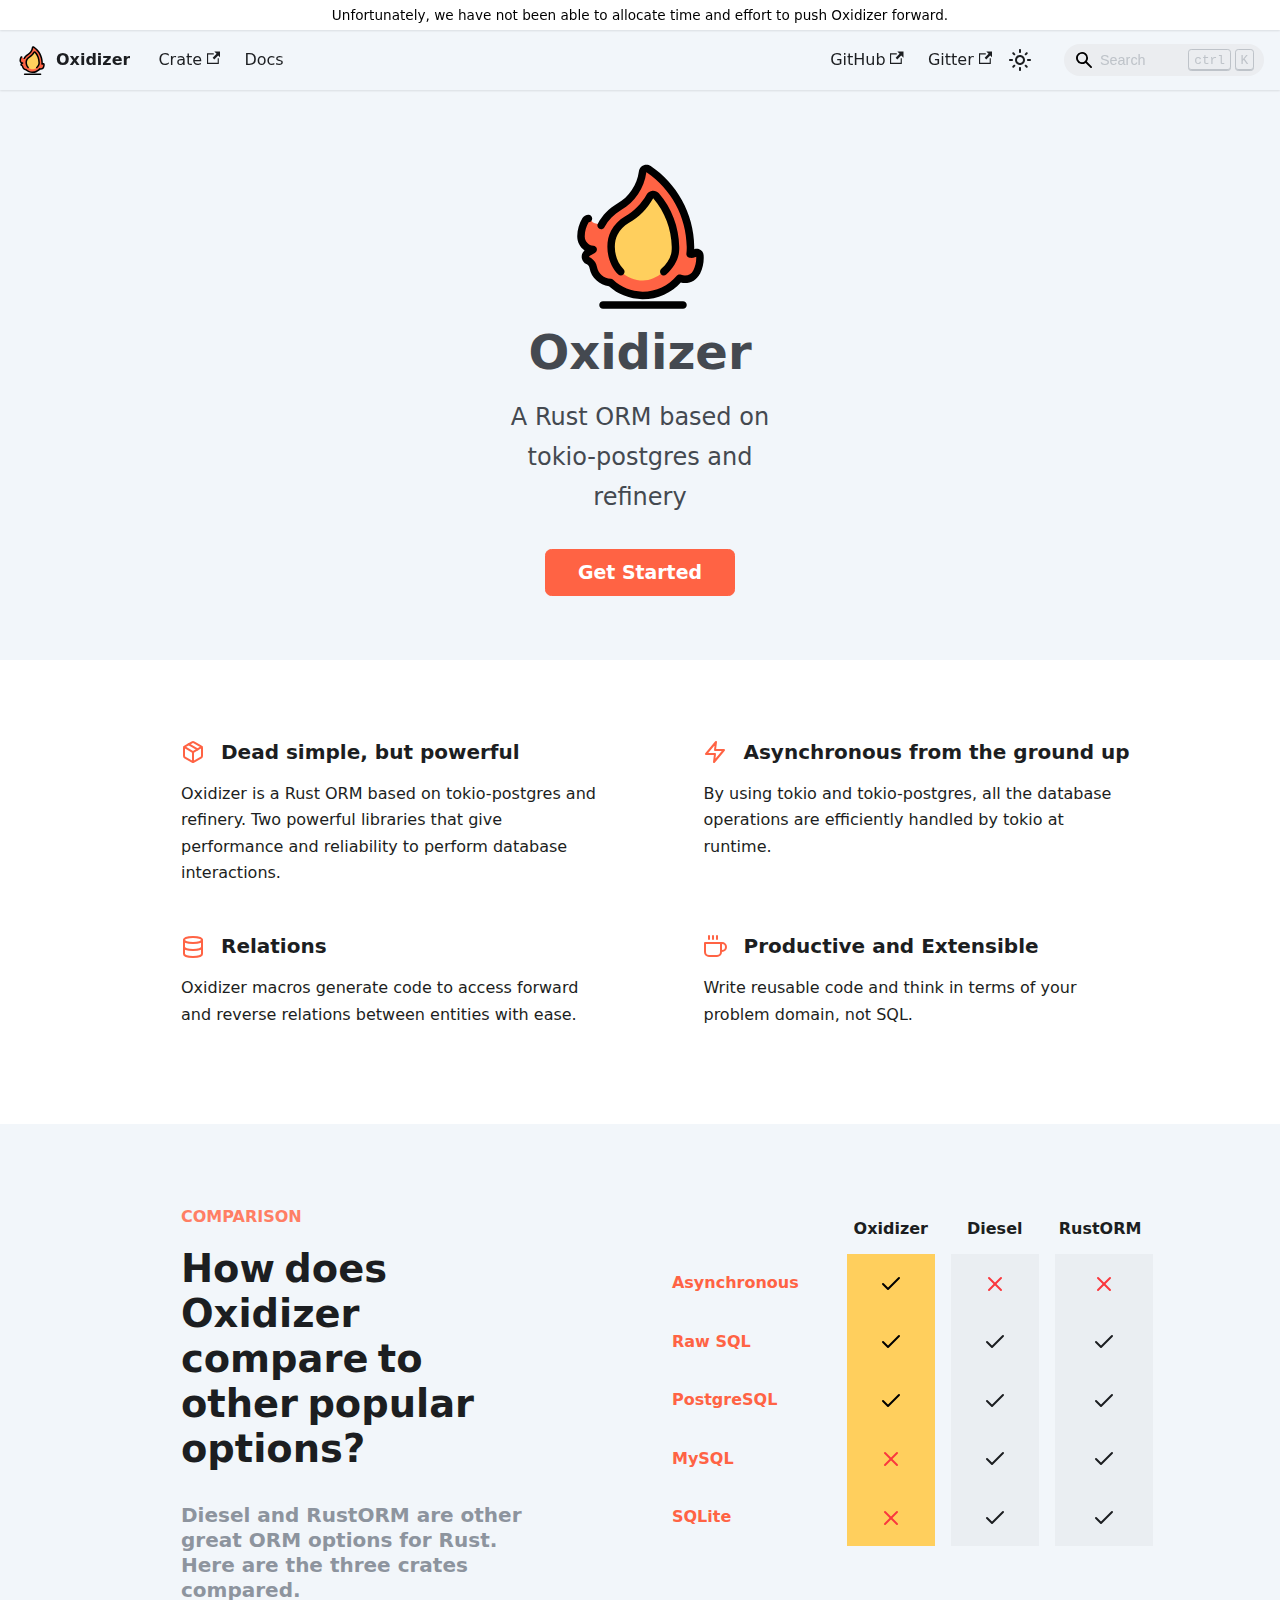
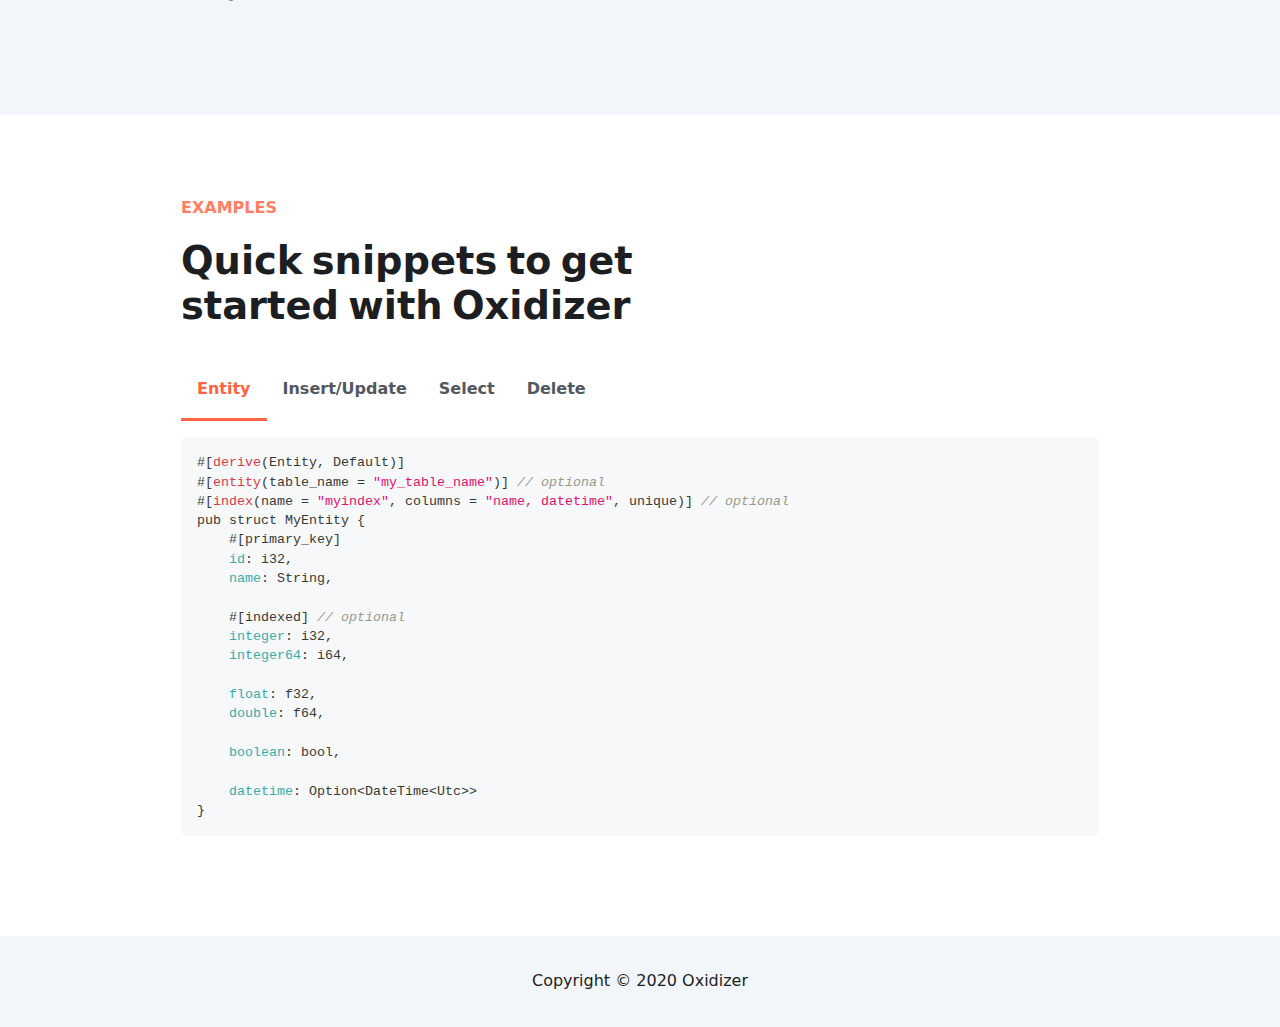
<file: index.html>
<!doctype html>
<html lang="en" dir="ltr" class="plugin-pages plugin-id-default">
<head>
<meta charset="UTF-8">
<meta name="generator" content="Docusaurus v2.1.0">
<title data-rh="true">Oxidizer</title><meta data-rh="true" property="og:title" content="Oxidizer"><meta data-rh="true" name="viewport" content="width=device-width,initial-scale=1"><meta data-rh="true" name="twitter:card" content="summary_large_image"><meta data-rh="true" property="og:image" content="https://oxidizer-rs.github.io/img/oxidizer.png"><meta data-rh="true" name="twitter:image" content="https://oxidizer-rs.github.io/img/oxidizer.png"><meta data-rh="true" property="og:url" content="https://oxidizer-rs.github.io/"><meta data-rh="true" name="docusaurus_locale" content="en"><meta data-rh="true" name="docusaurus_tag" content="default"><meta data-rh="true" name="docsearch:language" content="en"><meta data-rh="true" name="docsearch:docusaurus_tag" content="default"><meta data-rh="true" name="description" content="A Rust ORM based on tokio-postgres and refinery"><meta data-rh="true" property="og:description" content="A Rust ORM based on tokio-postgres and refinery"><link data-rh="true" rel="icon" href="/img/favicon.ico"><link data-rh="true" rel="canonical" href="https://oxidizer-rs.github.io/"><link data-rh="true" rel="alternate" href="https://oxidizer-rs.github.io/" hreflang="en"><link data-rh="true" rel="alternate" href="https://oxidizer-rs.github.io/" hreflang="x-default"><script data-rh="true">function maybeInsertBanner(){window.__DOCUSAURUS_INSERT_BASEURL_BANNER&&insertBanner()}function insertBanner(){var n=document.getElementById("docusaurus-base-url-issue-banner-container");if(n){n.innerHTML='\n<div id="docusaurus-base-url-issue-banner" style="border: thick solid red; background-color: rgb(255, 230, 179); margin: 20px; padding: 20px; font-size: 20px;">\n   <p style="font-weight: bold; font-size: 30px;">Your Docusaurus site did not load properly.</p>\n   <p>A very common reason is a wrong site <a href="https://docusaurus.io/docs/docusaurus.config.js/#baseurl" style="font-weight: bold;">baseUrl configuration</a>.</p>\n   <p>Current configured baseUrl = <span style="font-weight: bold; color: red;">/</span>  (default value)</p>\n   <p>We suggest trying baseUrl = <span id="docusaurus-base-url-issue-banner-suggestion-container" style="font-weight: bold; color: green;"></span></p>\n</div>\n';var e=document.getElementById("docusaurus-base-url-issue-banner-suggestion-container"),s=window.location.pathname,r="/"===s.substr(-1)?s:s+"/";e.innerHTML=r}}window.__DOCUSAURUS_INSERT_BASEURL_BANNER=!0,document.addEventListener("DOMContentLoaded",maybeInsertBanner)</script><link rel="preconnect" href="https://www.google-analytics.com">
<script>window.ga=window.ga||function(){(ga.q=ga.q||[]).push(arguments)},ga.l=+new Date,ga("create","UA-175460494-1","auto"),ga("set","anonymizeIp",!0),ga("send","pageview")</script>
<script async src="https://www.google-analytics.com/analytics.js"></script><link rel="stylesheet" href="/assets/css/styles.5c30daba.css">
<link rel="preload" href="/assets/js/runtime~main.25ac676f.js" as="script">
<link rel="preload" href="/assets/js/main.365c507c.js" as="script">
</head>
<body class="navigation-with-keyboard">
<script>!function(){function t(t){document.documentElement.setAttribute("data-theme",t)}var e=function(){var t=null;try{t=localStorage.getItem("theme")}catch(t){}return t}();null!==e?t(e):window.matchMedia("(prefers-color-scheme: dark)").matches?t("dark"):(window.matchMedia("(prefers-color-scheme: light)").matches,t("light"))}(),document.documentElement.setAttribute("data-announcement-bar-initially-dismissed",function(){try{return"true"===localStorage.getItem("docusaurus.announcement.dismiss")}catch(t){}return!1}())</script><div id="__docusaurus">
<div id="docusaurus-base-url-issue-banner-container"></div><div role="region" aria-label="theme.common.skipToMainContent"><a href="#" class="skipToContent_fXgn">Skip to main content</a></div><div class="announcementBar_mb4j" role="banner"><div class="content_knG7 announcementBarContent_xLdY">Unfortunately, we have not been able to allocate time and effort to push Oxidizer forward.</div></div><nav class="navbar navbar--fixed-top"><div class="navbar__inner"><div class="navbar__items"><button aria-label="Navigation bar toggle" class="navbar__toggle clean-btn" type="button" tabindex="0"><svg width="30" height="30" viewBox="0 0 30 30" aria-hidden="true"><path stroke="currentColor" stroke-linecap="round" stroke-miterlimit="10" stroke-width="2" d="M4 7h22M4 15h22M4 23h22"></path></svg></button><a class="navbar__brand" href="/"><div class="navbar__logo"><img src="/img/logo.svg" alt="Oxidizer Logo" class="themedImage_ToTc themedImage--light_HNdA"><img src="/img/logo.svg" alt="Oxidizer Logo" class="themedImage_ToTc themedImage--dark_i4oU"></div><b class="navbar__title text--truncate">Oxidizer</b></a><a href="https://crates.io/crates/oxidizer" target="_blank" rel="noopener noreferrer" class="navbar__item navbar__link">Crate<svg width="13.5" height="13.5" aria-hidden="true" viewBox="0 0 24 24" class="iconExternalLink_nPIU"><path fill="currentColor" d="M21 13v10h-21v-19h12v2h-10v15h17v-8h2zm3-12h-10.988l4.035 4-6.977 7.07 2.828 2.828 6.977-7.07 4.125 4.172v-11z"></path></svg></a><a class="navbar__item navbar__link" href="/docs">Docs</a></div><div class="navbar__items navbar__items--right"><a href="https://github.com/oxidizer-rs/oxidizer" target="_blank" rel="noopener noreferrer" class="navbar__item navbar__link">GitHub<svg width="13.5" height="13.5" aria-hidden="true" viewBox="0 0 24 24" class="iconExternalLink_nPIU"><path fill="currentColor" d="M21 13v10h-21v-19h12v2h-10v15h17v-8h2zm3-12h-10.988l4.035 4-6.977 7.07 2.828 2.828 6.977-7.07 4.125 4.172v-11z"></path></svg></a><a href="https://gitter.im/oxidizer-rs" target="_blank" rel="noopener noreferrer" class="navbar__item navbar__link">Gitter<svg width="13.5" height="13.5" aria-hidden="true" viewBox="0 0 24 24" class="iconExternalLink_nPIU"><path fill="currentColor" d="M21 13v10h-21v-19h12v2h-10v15h17v-8h2zm3-12h-10.988l4.035 4-6.977 7.07 2.828 2.828 6.977-7.07 4.125 4.172v-11z"></path></svg></a><div class="toggle_vylO colorModeToggle_DEke"><button class="clean-btn toggleButton_gllP toggleButtonDisabled_aARS" type="button" disabled="" title="Switch between dark and light mode (currently light mode)" aria-label="Switch between dark and light mode (currently light mode)"><svg viewBox="0 0 24 24" width="24" height="24" class="lightToggleIcon_pyhR"><path fill="currentColor" d="M12,9c1.65,0,3,1.35,3,3s-1.35,3-3,3s-3-1.35-3-3S10.35,9,12,9 M12,7c-2.76,0-5,2.24-5,5s2.24,5,5,5s5-2.24,5-5 S14.76,7,12,7L12,7z M2,13l2,0c0.55,0,1-0.45,1-1s-0.45-1-1-1l-2,0c-0.55,0-1,0.45-1,1S1.45,13,2,13z M20,13l2,0c0.55,0,1-0.45,1-1 s-0.45-1-1-1l-2,0c-0.55,0-1,0.45-1,1S19.45,13,20,13z M11,2v2c0,0.55,0.45,1,1,1s1-0.45,1-1V2c0-0.55-0.45-1-1-1S11,1.45,11,2z M11,20v2c0,0.55,0.45,1,1,1s1-0.45,1-1v-2c0-0.55-0.45-1-1-1C11.45,19,11,19.45,11,20z M5.99,4.58c-0.39-0.39-1.03-0.39-1.41,0 c-0.39,0.39-0.39,1.03,0,1.41l1.06,1.06c0.39,0.39,1.03,0.39,1.41,0s0.39-1.03,0-1.41L5.99,4.58z M18.36,16.95 c-0.39-0.39-1.03-0.39-1.41,0c-0.39,0.39-0.39,1.03,0,1.41l1.06,1.06c0.39,0.39,1.03,0.39,1.41,0c0.39-0.39,0.39-1.03,0-1.41 L18.36,16.95z M19.42,5.99c0.39-0.39,0.39-1.03,0-1.41c-0.39-0.39-1.03-0.39-1.41,0l-1.06,1.06c-0.39,0.39-0.39,1.03,0,1.41 s1.03,0.39,1.41,0L19.42,5.99z M7.05,18.36c0.39-0.39,0.39-1.03,0-1.41c-0.39-0.39-1.03-0.39-1.41,0l-1.06,1.06 c-0.39,0.39-0.39,1.03,0,1.41s1.03,0.39,1.41,0L7.05,18.36z"></path></svg><svg viewBox="0 0 24 24" width="24" height="24" class="darkToggleIcon_wfgR"><path fill="currentColor" d="M9.37,5.51C9.19,6.15,9.1,6.82,9.1,7.5c0,4.08,3.32,7.4,7.4,7.4c0.68,0,1.35-0.09,1.99-0.27C17.45,17.19,14.93,19,12,19 c-3.86,0-7-3.14-7-7C5,9.07,6.81,6.55,9.37,5.51z M12,3c-4.97,0-9,4.03-9,9s4.03,9,9,9s9-4.03,9-9c0-0.46-0.04-0.92-0.1-1.36 c-0.98,1.37-2.58,2.26-4.4,2.26c-2.98,0-5.4-2.42-5.4-5.4c0-1.81,0.89-3.42,2.26-4.4C12.92,3.04,12.46,3,12,3L12,3z"></path></svg></button></div><div class="searchBox_ZlJk"><div class="navbar__search searchBarContainer_NW3z"><input placeholder="Search" aria-label="Search" class="navbar__search-input"><div class="loadingRing_RJI3 searchBarLoadingRing_YnHq"><div></div><div></div><div></div><div></div></div><div class="searchHintContainer_Pkmr"><kbd class="searchHint_iIMx">ctrl</kbd><kbd class="searchHint_iIMx">K</kbd></div></div></div></div></div><div role="presentation" class="navbar-sidebar__backdrop"></div></nav><div class="main-wrapper mainWrapper_z2l0"><header id="hero" class="hero banner_fKAE"><div class="container"><img src="/img/logo.svg" alt="Logo" class="logo__lau"><h1 class="hero__title">Oxidizer</h1><p class="hero__subtitle subtitle_FshJ">A Rust ORM based on tokio-postgres and refinery</p><div class="buttons_ohZc"><a class="button button--primary button--lg" href="/docs/">Get Started</a></div></div></header><main class="main_dzIC"><section id="features" class="features_OUbe"><div class="container"><div class="row"><div class="col col--11 col--offset-1"><div class="row"><div class="col col--6 feature_CNZF"><div class="item"><div class="header_pHyv"><div class="icon_uRsn"><svg stroke="currentColor" fill="none" stroke-width="2" viewBox="0 0 24 24" stroke-linecap="round" stroke-linejoin="round" style="vertical-align:middle" height="24" width="24" xmlns="http://www.w3.org/2000/svg"><line x1="16.5" y1="9.4" x2="7.5" y2="4.21"></line><path d="M21 16V8a2 2 0 0 0-1-1.73l-7-4a2 2 0 0 0-2 0l-7 4A2 2 0 0 0 3 8v8a2 2 0 0 0 1 1.73l7 4a2 2 0 0 0 2 0l7-4A2 2 0 0 0 21 16z"></path><polyline points="3.27 6.96 12 12.01 20.73 6.96"></polyline><line x1="12" y1="22.08" x2="12" y2="12"></line></svg></div><h2 class="title_bNZH">Dead simple, but powerful</h2></div><p>Oxidizer is a Rust ORM based on tokio-postgres and refinery. Two powerful libraries that give performance and reliability to perform database interactions.</p></div></div><div class="col col--6 feature_CNZF"><div class="item"><div class="header_pHyv"><div class="icon_uRsn"><svg stroke="currentColor" fill="none" stroke-width="2" viewBox="0 0 24 24" stroke-linecap="round" stroke-linejoin="round" style="vertical-align:middle" height="24" width="24" xmlns="http://www.w3.org/2000/svg"><polygon points="13 2 3 14 12 14 11 22 21 10 12 10 13 2"></polygon></svg></div><h2 class="title_bNZH">Asynchronous from the ground up</h2></div><p>By using tokio and tokio-postgres, all the database operations are efficiently handled by tokio at runtime.</p></div></div><div class="col col--6 feature_CNZF"><div class="item"><div class="header_pHyv"><div class="icon_uRsn"><svg stroke="currentColor" fill="none" stroke-width="2" viewBox="0 0 24 24" stroke-linecap="round" stroke-linejoin="round" style="vertical-align:middle" height="24" width="24" xmlns="http://www.w3.org/2000/svg"><ellipse cx="12" cy="5" rx="9" ry="3"></ellipse><path d="M21 12c0 1.66-4 3-9 3s-9-1.34-9-3"></path><path d="M3 5v14c0 1.66 4 3 9 3s9-1.34 9-3V5"></path></svg></div><h2 class="title_bNZH">Relations</h2></div><p> Oxidizer macros generate code to access forward and reverse relations between entities with ease.</p></div></div><div class="col col--6 feature_CNZF"><div class="item"><div class="header_pHyv"><div class="icon_uRsn"><svg stroke="currentColor" fill="none" stroke-width="2" viewBox="0 0 24 24" stroke-linecap="round" stroke-linejoin="round" style="vertical-align:middle" height="24" width="24" xmlns="http://www.w3.org/2000/svg"><path d="M18 8h1a4 4 0 0 1 0 8h-1"></path><path d="M2 8h16v9a4 4 0 0 1-4 4H6a4 4 0 0 1-4-4V8z"></path><line x1="6" y1="1" x2="6" y2="4"></line><line x1="10" y1="1" x2="10" y2="4"></line><line x1="14" y1="1" x2="14" y2="4"></line></svg></div><h2 class="title_bNZH">Productive and Extensible</h2></div><p>Write reusable code and think in terms of your problem domain, not SQL.</p></div></div></div></div></div></div></section><section id="comparison" class="comparison_G3e9"><div class="container"><div class="row"><div class="col col--4 col--offset-1"><div class="row"><div class="col col--12 col--offset-0"><div class="headline_ddIe"><span class="category_nvnI">Comparison</span><h2 class="title_elIG">How does Oxidizer compare to other popular options?</h2><h3 class="subtitle_NQs_">Diesel and RustORM are other great ORM options for Rust. Here are the three crates compared.</h3></div></div></div></div><div class="col col--6 col--offset-1"><table class="table_YSlV"><thead><tr><th></th><th>Oxidizer</th><th>Diesel</th><th>RustORM</th></tr></thead><tbody><tr><td class="label_pnuG">Asynchronous</td><td class="resultH_Bfe9"><svg stroke="currentColor" fill="none" stroke-width="2" viewBox="0 0 24 24" stroke-linecap="round" stroke-linejoin="round" style="vertical-align:middle" height="24" width="24" xmlns="http://www.w3.org/2000/svg"><polyline points="20 6 9 17 4 12"></polyline></svg></td><td class="result_zbe4"><svg stroke="currentColor" fill="none" stroke-width="2" viewBox="0 0 24 24" stroke-linecap="round" stroke-linejoin="round" class="resultX_g6UZ" style="vertical-align:middle" height="24" width="24" xmlns="http://www.w3.org/2000/svg"><line x1="18" y1="6" x2="6" y2="18"></line><line x1="6" y1="6" x2="18" y2="18"></line></svg></td><td class="result_zbe4"><svg stroke="currentColor" fill="none" stroke-width="2" viewBox="0 0 24 24" stroke-linecap="round" stroke-linejoin="round" class="resultX_g6UZ" style="vertical-align:middle" height="24" width="24" xmlns="http://www.w3.org/2000/svg"><line x1="18" y1="6" x2="6" y2="18"></line><line x1="6" y1="6" x2="18" y2="18"></line></svg></td></tr><tr><td class="label_pnuG">Raw SQL</td><td class="resultH_Bfe9"><svg stroke="currentColor" fill="none" stroke-width="2" viewBox="0 0 24 24" stroke-linecap="round" stroke-linejoin="round" style="vertical-align:middle" height="24" width="24" xmlns="http://www.w3.org/2000/svg"><polyline points="20 6 9 17 4 12"></polyline></svg></td><td class="result_zbe4"><svg stroke="currentColor" fill="none" stroke-width="2" viewBox="0 0 24 24" stroke-linecap="round" stroke-linejoin="round" style="vertical-align:middle" height="24" width="24" xmlns="http://www.w3.org/2000/svg"><polyline points="20 6 9 17 4 12"></polyline></svg></td><td class="result_zbe4"><svg stroke="currentColor" fill="none" stroke-width="2" viewBox="0 0 24 24" stroke-linecap="round" stroke-linejoin="round" style="vertical-align:middle" height="24" width="24" xmlns="http://www.w3.org/2000/svg"><polyline points="20 6 9 17 4 12"></polyline></svg></td></tr><tr><td class="label_pnuG">PostgreSQL</td><td class="resultH_Bfe9"><svg stroke="currentColor" fill="none" stroke-width="2" viewBox="0 0 24 24" stroke-linecap="round" stroke-linejoin="round" style="vertical-align:middle" height="24" width="24" xmlns="http://www.w3.org/2000/svg"><polyline points="20 6 9 17 4 12"></polyline></svg></td><td class="result_zbe4"><svg stroke="currentColor" fill="none" stroke-width="2" viewBox="0 0 24 24" stroke-linecap="round" stroke-linejoin="round" style="vertical-align:middle" height="24" width="24" xmlns="http://www.w3.org/2000/svg"><polyline points="20 6 9 17 4 12"></polyline></svg></td><td class="result_zbe4"><svg stroke="currentColor" fill="none" stroke-width="2" viewBox="0 0 24 24" stroke-linecap="round" stroke-linejoin="round" style="vertical-align:middle" height="24" width="24" xmlns="http://www.w3.org/2000/svg"><polyline points="20 6 9 17 4 12"></polyline></svg></td></tr><tr><td class="label_pnuG">MySQL</td><td class="resultH_Bfe9"><svg stroke="currentColor" fill="none" stroke-width="2" viewBox="0 0 24 24" stroke-linecap="round" stroke-linejoin="round" class="resultX_g6UZ" style="vertical-align:middle" height="24" width="24" xmlns="http://www.w3.org/2000/svg"><line x1="18" y1="6" x2="6" y2="18"></line><line x1="6" y1="6" x2="18" y2="18"></line></svg></td><td class="result_zbe4"><svg stroke="currentColor" fill="none" stroke-width="2" viewBox="0 0 24 24" stroke-linecap="round" stroke-linejoin="round" style="vertical-align:middle" height="24" width="24" xmlns="http://www.w3.org/2000/svg"><polyline points="20 6 9 17 4 12"></polyline></svg></td><td class="result_zbe4"><svg stroke="currentColor" fill="none" stroke-width="2" viewBox="0 0 24 24" stroke-linecap="round" stroke-linejoin="round" style="vertical-align:middle" height="24" width="24" xmlns="http://www.w3.org/2000/svg"><polyline points="20 6 9 17 4 12"></polyline></svg></td></tr><tr><td class="label_pnuG">SQLite</td><td class="resultH_Bfe9"><svg stroke="currentColor" fill="none" stroke-width="2" viewBox="0 0 24 24" stroke-linecap="round" stroke-linejoin="round" class="resultX_g6UZ" style="vertical-align:middle" height="24" width="24" xmlns="http://www.w3.org/2000/svg"><line x1="18" y1="6" x2="6" y2="18"></line><line x1="6" y1="6" x2="18" y2="18"></line></svg></td><td class="result_zbe4"><svg stroke="currentColor" fill="none" stroke-width="2" viewBox="0 0 24 24" stroke-linecap="round" stroke-linejoin="round" style="vertical-align:middle" height="24" width="24" xmlns="http://www.w3.org/2000/svg"><polyline points="20 6 9 17 4 12"></polyline></svg></td><td class="result_zbe4"><svg stroke="currentColor" fill="none" stroke-width="2" viewBox="0 0 24 24" stroke-linecap="round" stroke-linejoin="round" style="vertical-align:middle" height="24" width="24" xmlns="http://www.w3.org/2000/svg"><polyline points="20 6 9 17 4 12"></polyline></svg></td></tr></tbody></table></div></div></div></section><section id="examples"><div class="container"><div class="row"><div class="col col--10 col--offset-1"><div class="row"><div class="col col--12 col--offset-0"><div class="headline_ddIe"><span class="category_nvnI">Examples</span><h2 class="title_elIG">Quick snippets to get started with Oxidizer</h2></div></div></div><div class="tabs-container tabList__CuJ"><ul role="tablist" aria-orientation="horizontal" class="tabs"><li role="tab" tabindex="0" aria-selected="true" class="tabs__item tabItem_LNqP tabs__item--active">Entity</li><li role="tab" tabindex="-1" aria-selected="false" class="tabs__item tabItem_LNqP">Insert/Update</li><li role="tab" tabindex="-1" aria-selected="false" class="tabs__item tabItem_LNqP">Select</li><li role="tab" tabindex="-1" aria-selected="false" class="tabs__item tabItem_LNqP">Delete</li></ul><div class="margin-top--md"><div role="tabpanel" class="tabItem_Ymn6"><pre class="prism-code language-javascript code_beph" style="color:#393A34;background-color:#f6f8fa"><div class="token-line" style="color:#393A34"><span class="token plain">#</span><span class="token punctuation" style="color:#393A34">[</span><span class="token function" style="color:#d73a49">derive</span><span class="token punctuation" style="color:#393A34">(</span><span class="token maybe-class-name">Entity</span><span class="token punctuation" style="color:#393A34">,</span><span class="token plain"> </span><span class="token maybe-class-name">Default</span><span class="token punctuation" style="color:#393A34">)</span><span class="token punctuation" style="color:#393A34">]</span><span class="token plain"></span></div><div class="token-line" style="color:#393A34"><span class="token plain">#</span><span class="token punctuation" style="color:#393A34">[</span><span class="token function" style="color:#d73a49">entity</span><span class="token punctuation" style="color:#393A34">(</span><span class="token plain">table_name </span><span class="token operator" style="color:#393A34">=</span><span class="token plain"> </span><span class="token string" style="color:#e3116c">&quot;my_table_name&quot;</span><span class="token punctuation" style="color:#393A34">)</span><span class="token punctuation" style="color:#393A34">]</span><span class="token plain"> </span><span class="token comment" style="color:#999988;font-style:italic">// optional</span><span class="token plain"></span></div><div class="token-line" style="color:#393A34"><span class="token plain">#</span><span class="token punctuation" style="color:#393A34">[</span><span class="token function" style="color:#d73a49">index</span><span class="token punctuation" style="color:#393A34">(</span><span class="token plain">name </span><span class="token operator" style="color:#393A34">=</span><span class="token plain"> </span><span class="token string" style="color:#e3116c">&quot;myindex&quot;</span><span class="token punctuation" style="color:#393A34">,</span><span class="token plain"> columns </span><span class="token operator" style="color:#393A34">=</span><span class="token plain"> </span><span class="token string" style="color:#e3116c">&quot;name, datetime&quot;</span><span class="token punctuation" style="color:#393A34">,</span><span class="token plain"> unique</span><span class="token punctuation" style="color:#393A34">)</span><span class="token punctuation" style="color:#393A34">]</span><span class="token plain"> </span><span class="token comment" style="color:#999988;font-style:italic">// optional</span><span class="token plain"></span></div><div class="token-line" style="color:#393A34"><span class="token plain">pub struct </span><span class="token maybe-class-name">MyEntity</span><span class="token plain"> </span><span class="token punctuation" style="color:#393A34">{</span><span class="token plain"></span></div><div class="token-line" style="color:#393A34"><span class="token plain">    #</span><span class="token punctuation" style="color:#393A34">[</span><span class="token plain">primary_key</span><span class="token punctuation" style="color:#393A34">]</span><span class="token plain"></span></div><div class="token-line" style="color:#393A34"><span class="token plain">    </span><span class="token literal-property property" style="color:#36acaa">id</span><span class="token operator" style="color:#393A34">:</span><span class="token plain"> i32</span><span class="token punctuation" style="color:#393A34">,</span><span class="token plain"></span></div><div class="token-line" style="color:#393A34"><span class="token plain">    </span><span class="token literal-property property" style="color:#36acaa">name</span><span class="token operator" style="color:#393A34">:</span><span class="token plain"> </span><span class="token known-class-name class-name">String</span><span class="token punctuation" style="color:#393A34">,</span><span class="token plain"></span></div><div class="token-line" style="color:#393A34"><span class="token plain" style="display:inline-block">
</span></div><div class="token-line" style="color:#393A34"><span class="token plain">    #</span><span class="token punctuation" style="color:#393A34">[</span><span class="token plain">indexed</span><span class="token punctuation" style="color:#393A34">]</span><span class="token plain"> </span><span class="token comment" style="color:#999988;font-style:italic">// optional</span><span class="token plain"></span></div><div class="token-line" style="color:#393A34"><span class="token plain">    </span><span class="token literal-property property" style="color:#36acaa">integer</span><span class="token operator" style="color:#393A34">:</span><span class="token plain"> i32</span><span class="token punctuation" style="color:#393A34">,</span><span class="token plain"></span></div><div class="token-line" style="color:#393A34"><span class="token plain">    </span><span class="token literal-property property" style="color:#36acaa">integer64</span><span class="token operator" style="color:#393A34">:</span><span class="token plain"> i64</span><span class="token punctuation" style="color:#393A34">,</span><span class="token plain"></span></div><div class="token-line" style="color:#393A34"><span class="token plain" style="display:inline-block">
</span></div><div class="token-line" style="color:#393A34"><span class="token plain">    </span><span class="token literal-property property" style="color:#36acaa">float</span><span class="token operator" style="color:#393A34">:</span><span class="token plain"> f32</span><span class="token punctuation" style="color:#393A34">,</span><span class="token plain"></span></div><div class="token-line" style="color:#393A34"><span class="token plain">    </span><span class="token literal-property property" style="color:#36acaa">double</span><span class="token operator" style="color:#393A34">:</span><span class="token plain"> f64</span><span class="token punctuation" style="color:#393A34">,</span><span class="token plain"></span></div><div class="token-line" style="color:#393A34"><span class="token plain" style="display:inline-block">
</span></div><div class="token-line" style="color:#393A34"><span class="token plain">    </span><span class="token literal-property property" style="color:#36acaa">boolean</span><span class="token operator" style="color:#393A34">:</span><span class="token plain"> bool</span><span class="token punctuation" style="color:#393A34">,</span><span class="token plain"></span></div><div class="token-line" style="color:#393A34"><span class="token plain" style="display:inline-block">
</span></div><div class="token-line" style="color:#393A34"><span class="token plain">    </span><span class="token literal-property property" style="color:#36acaa">datetime</span><span class="token operator" style="color:#393A34">:</span><span class="token plain"> </span><span class="token maybe-class-name">Option</span><span class="token operator" style="color:#393A34">&lt;</span><span class="token maybe-class-name">DateTime</span><span class="token operator" style="color:#393A34">&lt;</span><span class="token maybe-class-name">Utc</span><span class="token operator" style="color:#393A34">&gt;&gt;</span><span class="token plain"></span></div><div class="token-line" style="color:#393A34"><span class="token plain"></span><span class="token punctuation" style="color:#393A34">}</span></div></pre></div><div role="tabpanel" class="tabItem_Ymn6" hidden=""><pre class="prism-code language-javascript code_beph" style="color:#393A34;background-color:#f6f8fa"><div class="token-line" style="color:#393A34"><span class="token plain">#</span><span class="token punctuation" style="color:#393A34">[</span><span class="token function" style="color:#d73a49">derive</span><span class="token punctuation" style="color:#393A34">(</span><span class="token maybe-class-name">Entity</span><span class="token punctuation" style="color:#393A34">,</span><span class="token plain"> </span><span class="token maybe-class-name">Default</span><span class="token punctuation" style="color:#393A34">)</span><span class="token punctuation" style="color:#393A34">]</span><span class="token plain"></span></div><div class="token-line" style="color:#393A34"><span class="token plain">pub struct </span><span class="token maybe-class-name">MyEntity</span><span class="token plain"> </span><span class="token punctuation" style="color:#393A34">{</span><span class="token plain"></span></div><div class="token-line" style="color:#393A34"><span class="token plain">    #</span><span class="token punctuation" style="color:#393A34">[</span><span class="token plain">primary_key</span><span class="token punctuation" style="color:#393A34">]</span><span class="token plain"></span></div><div class="token-line" style="color:#393A34"><span class="token plain">    </span><span class="token literal-property property" style="color:#36acaa">id</span><span class="token operator" style="color:#393A34">:</span><span class="token plain"> i32</span><span class="token punctuation" style="color:#393A34">,</span><span class="token plain"></span></div><div class="token-line" style="color:#393A34"><span class="token plain">    </span><span class="token literal-property property" style="color:#36acaa">name</span><span class="token operator" style="color:#393A34">:</span><span class="token plain"> </span><span class="token known-class-name class-name">String</span><span class="token punctuation" style="color:#393A34">,</span><span class="token plain"></span></div><div class="token-line" style="color:#393A34"><span class="token plain"></span><span class="token punctuation" style="color:#393A34">}</span><span class="token plain"></span></div><div class="token-line" style="color:#393A34"><span class="token plain" style="display:inline-block">
</span></div><div class="token-line" style="color:#393A34"><span class="token plain">#</span><span class="token punctuation" style="color:#393A34">[</span><span class="token plain">tokio</span><span class="token operator" style="color:#393A34">:</span><span class="token operator" style="color:#393A34">:</span><span class="token plain">main</span><span class="token punctuation" style="color:#393A34">]</span><span class="token plain"></span></div><div class="token-line" style="color:#393A34"><span class="token plain"></span><span class="token keyword" style="color:#00009f">async</span><span class="token plain"> fn </span><span class="token function" style="color:#d73a49">main</span><span class="token punctuation" style="color:#393A34">(</span><span class="token punctuation" style="color:#393A34">)</span><span class="token plain"> </span><span class="token punctuation" style="color:#393A34">{</span><span class="token plain"></span></div><div class="token-line" style="color:#393A34"><span class="token plain">    </span><span class="token keyword" style="color:#00009f">let</span><span class="token plain"> mut entity </span><span class="token operator" style="color:#393A34">=</span><span class="token plain"> </span><span class="token maybe-class-name">MyEntity</span><span class="token operator" style="color:#393A34">:</span><span class="token operator" style="color:#393A34">:</span><span class="token keyword module" style="color:#00009f">default</span><span class="token punctuation" style="color:#393A34">(</span><span class="token punctuation" style="color:#393A34">)</span><span class="token punctuation" style="color:#393A34">;</span><span class="token plain"></span></div><div class="token-line" style="color:#393A34"><span class="token plain">    entity</span><span class="token punctuation" style="color:#393A34">.</span><span class="token property-access">name</span><span class="token plain"> </span><span class="token operator" style="color:#393A34">=</span><span class="token plain"> </span><span class="token string" style="color:#e3116c">&quot;Hello world&quot;</span><span class="token plain"></span></div><div class="token-line" style="color:#393A34"><span class="token plain" style="display:inline-block">
</span></div><div class="token-line" style="color:#393A34"><span class="token plain">    </span><span class="token keyword" style="color:#00009f">let</span><span class="token plain"> uri </span><span class="token operator" style="color:#393A34">=</span><span class="token plain"> </span><span class="token string" style="color:#e3116c">&quot;postgres://postgres:postgres@localhost/postgres&quot;</span><span class="token punctuation" style="color:#393A34">;</span><span class="token plain"></span></div><div class="token-line" style="color:#393A34"><span class="token plain">    </span><span class="token keyword" style="color:#00009f">let</span><span class="token plain"> db </span><span class="token operator" style="color:#393A34">=</span><span class="token plain"> </span><span class="token maybe-class-name">Db</span><span class="token operator" style="color:#393A34">:</span><span class="token operator" style="color:#393A34">:</span><span class="token function" style="color:#d73a49">connect</span><span class="token punctuation" style="color:#393A34">(</span><span class="token operator" style="color:#393A34">&amp;</span><span class="token plain">uri</span><span class="token punctuation" style="color:#393A34">,</span><span class="token plain"> </span><span class="token number" style="color:#36acaa">50</span><span class="token punctuation" style="color:#393A34">,</span><span class="token plain"> </span><span class="token maybe-class-name">None</span><span class="token punctuation" style="color:#393A34">)</span><span class="token punctuation" style="color:#393A34">.</span><span class="token keyword control-flow" style="color:#00009f">await</span><span class="token punctuation" style="color:#393A34">.</span><span class="token method function property-access" style="color:#d73a49">unwrap</span><span class="token punctuation" style="color:#393A34">(</span><span class="token punctuation" style="color:#393A34">)</span><span class="token punctuation" style="color:#393A34">;</span><span class="token plain"></span></div><div class="token-line" style="color:#393A34"><span class="token plain" style="display:inline-block">
</span></div><div class="token-line" style="color:#393A34"><span class="token plain">    </span><span class="token keyword" style="color:#00009f">let</span><span class="token plain"> creating </span><span class="token operator" style="color:#393A34">=</span><span class="token plain"> entity</span><span class="token punctuation" style="color:#393A34">.</span><span class="token method function property-access" style="color:#d73a49">save</span><span class="token punctuation" style="color:#393A34">(</span><span class="token operator" style="color:#393A34">&amp;</span><span class="token plain">db</span><span class="token punctuation" style="color:#393A34">)</span><span class="token punctuation" style="color:#393A34">.</span><span class="token keyword control-flow" style="color:#00009f">await</span><span class="token punctuation" style="color:#393A34">.</span><span class="token method function property-access" style="color:#d73a49">unwrap</span><span class="token punctuation" style="color:#393A34">(</span><span class="token punctuation" style="color:#393A34">)</span><span class="token punctuation" style="color:#393A34">;</span><span class="token plain"></span></div><div class="token-line" style="color:#393A34"><span class="token plain"></span><span class="token punctuation" style="color:#393A34">}</span></div></pre></div><div role="tabpanel" class="tabItem_Ymn6" hidden=""><pre class="prism-code language-javascript code_beph" style="color:#393A34;background-color:#f6f8fa"><div class="token-line" style="color:#393A34"><span class="token plain">#</span><span class="token punctuation" style="color:#393A34">[</span><span class="token function" style="color:#d73a49">derive</span><span class="token punctuation" style="color:#393A34">(</span><span class="token maybe-class-name">Entity</span><span class="token punctuation" style="color:#393A34">,</span><span class="token plain"> </span><span class="token maybe-class-name">Default</span><span class="token punctuation" style="color:#393A34">)</span><span class="token punctuation" style="color:#393A34">]</span><span class="token plain"></span></div><div class="token-line" style="color:#393A34"><span class="token plain">pub struct </span><span class="token maybe-class-name">MyEntity</span><span class="token plain"> </span><span class="token punctuation" style="color:#393A34">{</span><span class="token plain"></span></div><div class="token-line" style="color:#393A34"><span class="token plain">    #</span><span class="token punctuation" style="color:#393A34">[</span><span class="token plain">primary_key</span><span class="token punctuation" style="color:#393A34">]</span><span class="token plain"></span></div><div class="token-line" style="color:#393A34"><span class="token plain">    </span><span class="token literal-property property" style="color:#36acaa">id</span><span class="token operator" style="color:#393A34">:</span><span class="token plain"> i32</span><span class="token punctuation" style="color:#393A34">,</span><span class="token plain"></span></div><div class="token-line" style="color:#393A34"><span class="token plain">    </span><span class="token literal-property property" style="color:#36acaa">name</span><span class="token operator" style="color:#393A34">:</span><span class="token plain"> </span><span class="token known-class-name class-name">String</span><span class="token punctuation" style="color:#393A34">,</span><span class="token plain"></span></div><div class="token-line" style="color:#393A34"><span class="token plain"></span><span class="token punctuation" style="color:#393A34">}</span><span class="token plain"></span></div><div class="token-line" style="color:#393A34"><span class="token plain" style="display:inline-block">
</span></div><div class="token-line" style="color:#393A34"><span class="token plain">#</span><span class="token punctuation" style="color:#393A34">[</span><span class="token plain">tokio</span><span class="token operator" style="color:#393A34">:</span><span class="token operator" style="color:#393A34">:</span><span class="token plain">main</span><span class="token punctuation" style="color:#393A34">]</span><span class="token plain"></span></div><div class="token-line" style="color:#393A34"><span class="token plain"></span><span class="token keyword" style="color:#00009f">async</span><span class="token plain"> fn </span><span class="token function" style="color:#d73a49">main</span><span class="token punctuation" style="color:#393A34">(</span><span class="token punctuation" style="color:#393A34">)</span><span class="token plain"> </span><span class="token punctuation" style="color:#393A34">{</span><span class="token plain"></span></div><div class="token-line" style="color:#393A34"><span class="token plain">    </span><span class="token keyword" style="color:#00009f">let</span><span class="token plain"> uri </span><span class="token operator" style="color:#393A34">=</span><span class="token plain"> </span><span class="token string" style="color:#e3116c">&quot;postgres://postgres:postgres@localhost/postgres&quot;</span><span class="token punctuation" style="color:#393A34">;</span><span class="token plain"></span></div><div class="token-line" style="color:#393A34"><span class="token plain">    </span><span class="token keyword" style="color:#00009f">let</span><span class="token plain"> db </span><span class="token operator" style="color:#393A34">=</span><span class="token plain"> </span><span class="token maybe-class-name">Db</span><span class="token operator" style="color:#393A34">:</span><span class="token operator" style="color:#393A34">:</span><span class="token function" style="color:#d73a49">connect</span><span class="token punctuation" style="color:#393A34">(</span><span class="token operator" style="color:#393A34">&amp;</span><span class="token plain">uri</span><span class="token punctuation" style="color:#393A34">,</span><span class="token plain"> </span><span class="token number" style="color:#36acaa">50</span><span class="token punctuation" style="color:#393A34">,</span><span class="token plain"> </span><span class="token maybe-class-name">None</span><span class="token punctuation" style="color:#393A34">)</span><span class="token punctuation" style="color:#393A34">.</span><span class="token keyword control-flow" style="color:#00009f">await</span><span class="token punctuation" style="color:#393A34">.</span><span class="token method function property-access" style="color:#d73a49">unwrap</span><span class="token punctuation" style="color:#393A34">(</span><span class="token punctuation" style="color:#393A34">)</span><span class="token punctuation" style="color:#393A34">;</span><span class="token plain"></span></div><div class="token-line" style="color:#393A34"><span class="token plain" style="display:inline-block">
</span></div><div class="token-line" style="color:#393A34"><span class="token plain">    </span><span class="token keyword" style="color:#00009f">let</span><span class="token plain"> id </span><span class="token operator" style="color:#393A34">=</span><span class="token plain"> </span><span class="token number" style="color:#36acaa">1</span><span class="token punctuation" style="color:#393A34">;</span><span class="token plain"></span></div><div class="token-line" style="color:#393A34"><span class="token plain">    </span><span class="token keyword" style="color:#00009f">let</span><span class="token plain"> results </span><span class="token operator" style="color:#393A34">=</span><span class="token plain"> </span><span class="token maybe-class-name">MyEntity</span><span class="token operator" style="color:#393A34">:</span><span class="token operator" style="color:#393A34">:</span><span class="token function" style="color:#d73a49">find</span><span class="token punctuation" style="color:#393A34">(</span><span class="token operator" style="color:#393A34">&amp;</span><span class="token plain">db</span><span class="token punctuation" style="color:#393A34">,</span><span class="token plain"> </span><span class="token string" style="color:#e3116c">&quot;id = $1&quot;</span><span class="token punctuation" style="color:#393A34">,</span><span class="token plain"> </span><span class="token operator" style="color:#393A34">&amp;</span><span class="token punctuation" style="color:#393A34">[</span><span class="token operator" style="color:#393A34">&amp;</span><span class="token plain">id</span><span class="token punctuation" style="color:#393A34">]</span><span class="token punctuation" style="color:#393A34">)</span><span class="token punctuation" style="color:#393A34">.</span><span class="token keyword control-flow" style="color:#00009f">await</span><span class="token punctuation" style="color:#393A34">.</span><span class="token method function property-access" style="color:#d73a49">unwrap</span><span class="token punctuation" style="color:#393A34">(</span><span class="token punctuation" style="color:#393A34">)</span><span class="token punctuation" style="color:#393A34">;</span><span class="token plain"></span></div><div class="token-line" style="color:#393A34"><span class="token plain"></span><span class="token punctuation" style="color:#393A34">}</span></div></pre></div><div role="tabpanel" class="tabItem_Ymn6" hidden=""><pre class="prism-code language-javascript code_beph" style="color:#393A34;background-color:#f6f8fa"><div class="token-line" style="color:#393A34"><span class="token plain">#</span><span class="token punctuation" style="color:#393A34">[</span><span class="token function" style="color:#d73a49">derive</span><span class="token punctuation" style="color:#393A34">(</span><span class="token maybe-class-name">Entity</span><span class="token punctuation" style="color:#393A34">,</span><span class="token plain"> </span><span class="token maybe-class-name">Default</span><span class="token punctuation" style="color:#393A34">)</span><span class="token punctuation" style="color:#393A34">]</span><span class="token plain"></span></div><div class="token-line" style="color:#393A34"><span class="token plain">pub struct </span><span class="token maybe-class-name">MyEntity</span><span class="token plain"> </span><span class="token punctuation" style="color:#393A34">{</span><span class="token plain"></span></div><div class="token-line" style="color:#393A34"><span class="token plain">    #</span><span class="token punctuation" style="color:#393A34">[</span><span class="token plain">primary_key</span><span class="token punctuation" style="color:#393A34">]</span><span class="token plain"></span></div><div class="token-line" style="color:#393A34"><span class="token plain">    </span><span class="token literal-property property" style="color:#36acaa">id</span><span class="token operator" style="color:#393A34">:</span><span class="token plain"> i32</span><span class="token punctuation" style="color:#393A34">,</span><span class="token plain"></span></div><div class="token-line" style="color:#393A34"><span class="token plain">    </span><span class="token literal-property property" style="color:#36acaa">name</span><span class="token operator" style="color:#393A34">:</span><span class="token plain"> </span><span class="token known-class-name class-name">String</span><span class="token punctuation" style="color:#393A34">,</span><span class="token plain"></span></div><div class="token-line" style="color:#393A34"><span class="token plain"></span><span class="token punctuation" style="color:#393A34">}</span><span class="token plain"></span></div><div class="token-line" style="color:#393A34"><span class="token plain" style="display:inline-block">
</span></div><div class="token-line" style="color:#393A34"><span class="token plain">#</span><span class="token punctuation" style="color:#393A34">[</span><span class="token plain">tokio</span><span class="token operator" style="color:#393A34">:</span><span class="token operator" style="color:#393A34">:</span><span class="token plain">main</span><span class="token punctuation" style="color:#393A34">]</span><span class="token plain"></span></div><div class="token-line" style="color:#393A34"><span class="token plain"></span><span class="token keyword" style="color:#00009f">async</span><span class="token plain"> fn </span><span class="token function" style="color:#d73a49">main</span><span class="token punctuation" style="color:#393A34">(</span><span class="token punctuation" style="color:#393A34">)</span><span class="token plain"> </span><span class="token punctuation" style="color:#393A34">{</span><span class="token plain"></span></div><div class="token-line" style="color:#393A34"><span class="token plain">    </span><span class="token keyword" style="color:#00009f">let</span><span class="token plain"> uri </span><span class="token operator" style="color:#393A34">=</span><span class="token plain"> </span><span class="token string" style="color:#e3116c">&quot;postgres://postgres:postgres@localhost/postgres&quot;</span><span class="token punctuation" style="color:#393A34">;</span><span class="token plain"></span></div><div class="token-line" style="color:#393A34"><span class="token plain">    </span><span class="token keyword" style="color:#00009f">let</span><span class="token plain"> db </span><span class="token operator" style="color:#393A34">=</span><span class="token plain"> </span><span class="token maybe-class-name">Db</span><span class="token operator" style="color:#393A34">:</span><span class="token operator" style="color:#393A34">:</span><span class="token function" style="color:#d73a49">connect</span><span class="token punctuation" style="color:#393A34">(</span><span class="token operator" style="color:#393A34">&amp;</span><span class="token plain">uri</span><span class="token punctuation" style="color:#393A34">,</span><span class="token plain"> </span><span class="token number" style="color:#36acaa">50</span><span class="token punctuation" style="color:#393A34">,</span><span class="token plain"> </span><span class="token maybe-class-name">None</span><span class="token punctuation" style="color:#393A34">)</span><span class="token punctuation" style="color:#393A34">.</span><span class="token keyword control-flow" style="color:#00009f">await</span><span class="token punctuation" style="color:#393A34">.</span><span class="token method function property-access" style="color:#d73a49">unwrap</span><span class="token punctuation" style="color:#393A34">(</span><span class="token punctuation" style="color:#393A34">)</span><span class="token punctuation" style="color:#393A34">;</span><span class="token plain"></span></div><div class="token-line" style="color:#393A34"><span class="token plain" style="display:inline-block">
</span></div><div class="token-line" style="color:#393A34"><span class="token plain">    </span><span class="token keyword" style="color:#00009f">let</span><span class="token plain"> id </span><span class="token operator" style="color:#393A34">=</span><span class="token plain"> </span><span class="token number" style="color:#36acaa">1</span><span class="token punctuation" style="color:#393A34">;</span><span class="token plain"></span></div><div class="token-line" style="color:#393A34"><span class="token plain">    </span><span class="token keyword" style="color:#00009f">let</span><span class="token plain"> mut result </span><span class="token operator" style="color:#393A34">=</span><span class="token plain"> </span><span class="token maybe-class-name">MyEntity</span><span class="token operator" style="color:#393A34">:</span><span class="token operator" style="color:#393A34">:</span><span class="token function" style="color:#d73a49">first</span><span class="token punctuation" style="color:#393A34">(</span><span class="token operator" style="color:#393A34">&amp;</span><span class="token plain">db</span><span class="token punctuation" style="color:#393A34">,</span><span class="token plain"> </span><span class="token string" style="color:#e3116c">&quot;id = $1&quot;</span><span class="token punctuation" style="color:#393A34">,</span><span class="token plain"> </span><span class="token operator" style="color:#393A34">&amp;</span><span class="token punctuation" style="color:#393A34">[</span><span class="token operator" style="color:#393A34">&amp;</span><span class="token plain">id</span><span class="token punctuation" style="color:#393A34">]</span><span class="token punctuation" style="color:#393A34">)</span><span class="token punctuation" style="color:#393A34">.</span><span class="token keyword control-flow" style="color:#00009f">await</span><span class="token punctuation" style="color:#393A34">.</span><span class="token method function property-access" style="color:#d73a49">unwrap</span><span class="token punctuation" style="color:#393A34">(</span><span class="token punctuation" style="color:#393A34">)</span><span class="token punctuation" style="color:#393A34">;</span><span class="token plain"></span></div><div class="token-line" style="color:#393A34"><span class="token plain">    </span><span class="token keyword" style="color:#00009f">let</span><span class="token plain"> </span><span class="token literal-property property" style="color:#36acaa">deleted</span><span class="token operator" style="color:#393A34">:</span><span class="token plain"> bool </span><span class="token operator" style="color:#393A34">=</span><span class="token plain"> result</span><span class="token punctuation" style="color:#393A34">.</span><span class="token method function property-access" style="color:#d73a49">delete</span><span class="token punctuation" style="color:#393A34">(</span><span class="token operator" style="color:#393A34">&amp;</span><span class="token plain">db</span><span class="token punctuation" style="color:#393A34">)</span><span class="token punctuation" style="color:#393A34">.</span><span class="token keyword control-flow" style="color:#00009f">await</span><span class="token punctuation" style="color:#393A34">.</span><span class="token method function property-access" style="color:#d73a49">unwrap</span><span class="token punctuation" style="color:#393A34">(</span><span class="token punctuation" style="color:#393A34">)</span><span class="token punctuation" style="color:#393A34">;</span><span class="token plain"></span></div><div class="token-line" style="color:#393A34"><span class="token plain"></span><span class="token punctuation" style="color:#393A34">}</span></div></pre></div></div></div></div></div></div></section></main></div><footer class="footer"><div class="container container-fluid"><div class="footer__bottom text--center"><div class="footer__copyright">Copyright © 2020 Oxidizer</div></div></div></footer></div>
<script src="/assets/js/runtime~main.25ac676f.js"></script>
<script src="/assets/js/main.365c507c.js"></script>
</body>
</html>
</file>
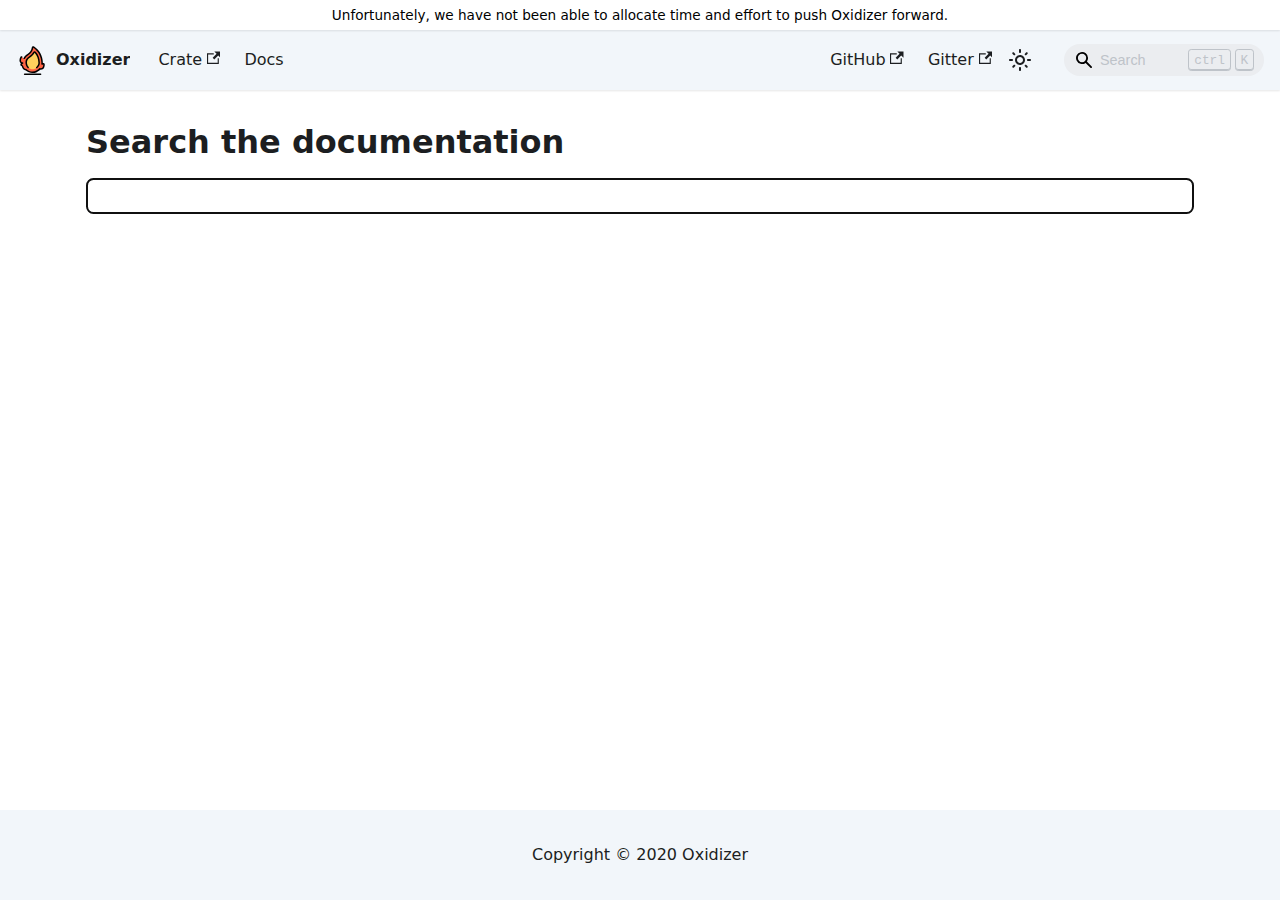
<file: search/index.html>
<!doctype html>
<html lang="en" dir="ltr" class="plugin-@easyops-cn/docusaurus-search-local plugin-id-default">
<head>
<meta charset="UTF-8">
<meta name="generator" content="Docusaurus v2.1.0">
<title data-rh="true">Search the documentation</title><meta data-rh="true" property="og:title" content="Oxidizer"><meta data-rh="true" name="viewport" content="width=device-width,initial-scale=1"><meta data-rh="true" name="twitter:card" content="summary_large_image"><meta data-rh="true" property="og:image" content="https://oxidizer-rs.github.io/img/oxidizer.png"><meta data-rh="true" name="twitter:image" content="https://oxidizer-rs.github.io/img/oxidizer.png"><meta data-rh="true" property="og:url" content="https://oxidizer-rs.github.io/search"><meta data-rh="true" name="docusaurus_locale" content="en"><meta data-rh="true" name="docusaurus_tag" content="default"><meta data-rh="true" name="docsearch:language" content="en"><meta data-rh="true" name="docsearch:docusaurus_tag" content="default"><meta data-rh="true" property="robots" content="noindex, follow"><link data-rh="true" rel="icon" href="/img/favicon.ico"><link data-rh="true" rel="canonical" href="https://oxidizer-rs.github.io/search"><link data-rh="true" rel="alternate" href="https://oxidizer-rs.github.io/search" hreflang="en"><link data-rh="true" rel="alternate" href="https://oxidizer-rs.github.io/search" hreflang="x-default"><link rel="preconnect" href="https://www.google-analytics.com">
<script>window.ga=window.ga||function(){(ga.q=ga.q||[]).push(arguments)},ga.l=+new Date,ga("create","UA-175460494-1","auto"),ga("set","anonymizeIp",!0),ga("send","pageview")</script>
<script async src="https://www.google-analytics.com/analytics.js"></script><link rel="stylesheet" href="/assets/css/styles.5c30daba.css">
<link rel="preload" href="/assets/js/runtime~main.25ac676f.js" as="script">
<link rel="preload" href="/assets/js/main.365c507c.js" as="script">
</head>
<body class="navigation-with-keyboard">
<script>!function(){function t(t){document.documentElement.setAttribute("data-theme",t)}var e=function(){var t=null;try{t=localStorage.getItem("theme")}catch(t){}return t}();null!==e?t(e):window.matchMedia("(prefers-color-scheme: dark)").matches?t("dark"):(window.matchMedia("(prefers-color-scheme: light)").matches,t("light"))}(),document.documentElement.setAttribute("data-announcement-bar-initially-dismissed",function(){try{return"true"===localStorage.getItem("docusaurus.announcement.dismiss")}catch(t){}return!1}())</script><div id="__docusaurus">
<div role="region" aria-label="theme.common.skipToMainContent"><a href="#" class="skipToContent_fXgn">Skip to main content</a></div><div class="announcementBar_mb4j" role="banner"><div class="content_knG7 announcementBarContent_xLdY">Unfortunately, we have not been able to allocate time and effort to push Oxidizer forward.</div></div><nav class="navbar navbar--fixed-top"><div class="navbar__inner"><div class="navbar__items"><button aria-label="Navigation bar toggle" class="navbar__toggle clean-btn" type="button" tabindex="0"><svg width="30" height="30" viewBox="0 0 30 30" aria-hidden="true"><path stroke="currentColor" stroke-linecap="round" stroke-miterlimit="10" stroke-width="2" d="M4 7h22M4 15h22M4 23h22"></path></svg></button><a class="navbar__brand" href="/"><div class="navbar__logo"><img src="/img/logo.svg" alt="Oxidizer Logo" class="themedImage_ToTc themedImage--light_HNdA"><img src="/img/logo.svg" alt="Oxidizer Logo" class="themedImage_ToTc themedImage--dark_i4oU"></div><b class="navbar__title text--truncate">Oxidizer</b></a><a href="https://crates.io/crates/oxidizer" target="_blank" rel="noopener noreferrer" class="navbar__item navbar__link">Crate<svg width="13.5" height="13.5" aria-hidden="true" viewBox="0 0 24 24" class="iconExternalLink_nPIU"><path fill="currentColor" d="M21 13v10h-21v-19h12v2h-10v15h17v-8h2zm3-12h-10.988l4.035 4-6.977 7.07 2.828 2.828 6.977-7.07 4.125 4.172v-11z"></path></svg></a><a class="navbar__item navbar__link" href="/docs">Docs</a></div><div class="navbar__items navbar__items--right"><a href="https://github.com/oxidizer-rs/oxidizer" target="_blank" rel="noopener noreferrer" class="navbar__item navbar__link">GitHub<svg width="13.5" height="13.5" aria-hidden="true" viewBox="0 0 24 24" class="iconExternalLink_nPIU"><path fill="currentColor" d="M21 13v10h-21v-19h12v2h-10v15h17v-8h2zm3-12h-10.988l4.035 4-6.977 7.07 2.828 2.828 6.977-7.07 4.125 4.172v-11z"></path></svg></a><a href="https://gitter.im/oxidizer-rs" target="_blank" rel="noopener noreferrer" class="navbar__item navbar__link">Gitter<svg width="13.5" height="13.5" aria-hidden="true" viewBox="0 0 24 24" class="iconExternalLink_nPIU"><path fill="currentColor" d="M21 13v10h-21v-19h12v2h-10v15h17v-8h2zm3-12h-10.988l4.035 4-6.977 7.07 2.828 2.828 6.977-7.07 4.125 4.172v-11z"></path></svg></a><div class="toggle_vylO colorModeToggle_DEke"><button class="clean-btn toggleButton_gllP toggleButtonDisabled_aARS" type="button" disabled="" title="Switch between dark and light mode (currently light mode)" aria-label="Switch between dark and light mode (currently light mode)"><svg viewBox="0 0 24 24" width="24" height="24" class="lightToggleIcon_pyhR"><path fill="currentColor" d="M12,9c1.65,0,3,1.35,3,3s-1.35,3-3,3s-3-1.35-3-3S10.35,9,12,9 M12,7c-2.76,0-5,2.24-5,5s2.24,5,5,5s5-2.24,5-5 S14.76,7,12,7L12,7z M2,13l2,0c0.55,0,1-0.45,1-1s-0.45-1-1-1l-2,0c-0.55,0-1,0.45-1,1S1.45,13,2,13z M20,13l2,0c0.55,0,1-0.45,1-1 s-0.45-1-1-1l-2,0c-0.55,0-1,0.45-1,1S19.45,13,20,13z M11,2v2c0,0.55,0.45,1,1,1s1-0.45,1-1V2c0-0.55-0.45-1-1-1S11,1.45,11,2z M11,20v2c0,0.55,0.45,1,1,1s1-0.45,1-1v-2c0-0.55-0.45-1-1-1C11.45,19,11,19.45,11,20z M5.99,4.58c-0.39-0.39-1.03-0.39-1.41,0 c-0.39,0.39-0.39,1.03,0,1.41l1.06,1.06c0.39,0.39,1.03,0.39,1.41,0s0.39-1.03,0-1.41L5.99,4.58z M18.36,16.95 c-0.39-0.39-1.03-0.39-1.41,0c-0.39,0.39-0.39,1.03,0,1.41l1.06,1.06c0.39,0.39,1.03,0.39,1.41,0c0.39-0.39,0.39-1.03,0-1.41 L18.36,16.95z M19.42,5.99c0.39-0.39,0.39-1.03,0-1.41c-0.39-0.39-1.03-0.39-1.41,0l-1.06,1.06c-0.39,0.39-0.39,1.03,0,1.41 s1.03,0.39,1.41,0L19.42,5.99z M7.05,18.36c0.39-0.39,0.39-1.03,0-1.41c-0.39-0.39-1.03-0.39-1.41,0l-1.06,1.06 c-0.39,0.39-0.39,1.03,0,1.41s1.03,0.39,1.41,0L7.05,18.36z"></path></svg><svg viewBox="0 0 24 24" width="24" height="24" class="darkToggleIcon_wfgR"><path fill="currentColor" d="M9.37,5.51C9.19,6.15,9.1,6.82,9.1,7.5c0,4.08,3.32,7.4,7.4,7.4c0.68,0,1.35-0.09,1.99-0.27C17.45,17.19,14.93,19,12,19 c-3.86,0-7-3.14-7-7C5,9.07,6.81,6.55,9.37,5.51z M12,3c-4.97,0-9,4.03-9,9s4.03,9,9,9s9-4.03,9-9c0-0.46-0.04-0.92-0.1-1.36 c-0.98,1.37-2.58,2.26-4.4,2.26c-2.98,0-5.4-2.42-5.4-5.4c0-1.81,0.89-3.42,2.26-4.4C12.92,3.04,12.46,3,12,3L12,3z"></path></svg></button></div><div class="searchBox_ZlJk"><div class="navbar__search searchBarContainer_NW3z"><input placeholder="Search" aria-label="Search" class="navbar__search-input"><div class="loadingRing_RJI3 searchBarLoadingRing_YnHq"><div></div><div></div><div></div><div></div></div><div class="searchHintContainer_Pkmr"><kbd class="searchHint_iIMx">ctrl</kbd><kbd class="searchHint_iIMx">K</kbd></div></div></div></div></div><div role="presentation" class="navbar-sidebar__backdrop"></div></nav><div class="main-wrapper mainWrapper_z2l0"><div class="container margin-vert--lg"><h1>Search the documentation</h1><input type="search" name="q" class="searchQueryInput_CFBF" aria-label="Search" autocomplete="off" autofocus=""><section></section></div></div><footer class="footer"><div class="container container-fluid"><div class="footer__bottom text--center"><div class="footer__copyright">Copyright © 2020 Oxidizer</div></div></div></footer></div>
<script src="/assets/js/runtime~main.25ac676f.js"></script>
<script src="/assets/js/main.365c507c.js"></script>
</body>
</html>
</file>
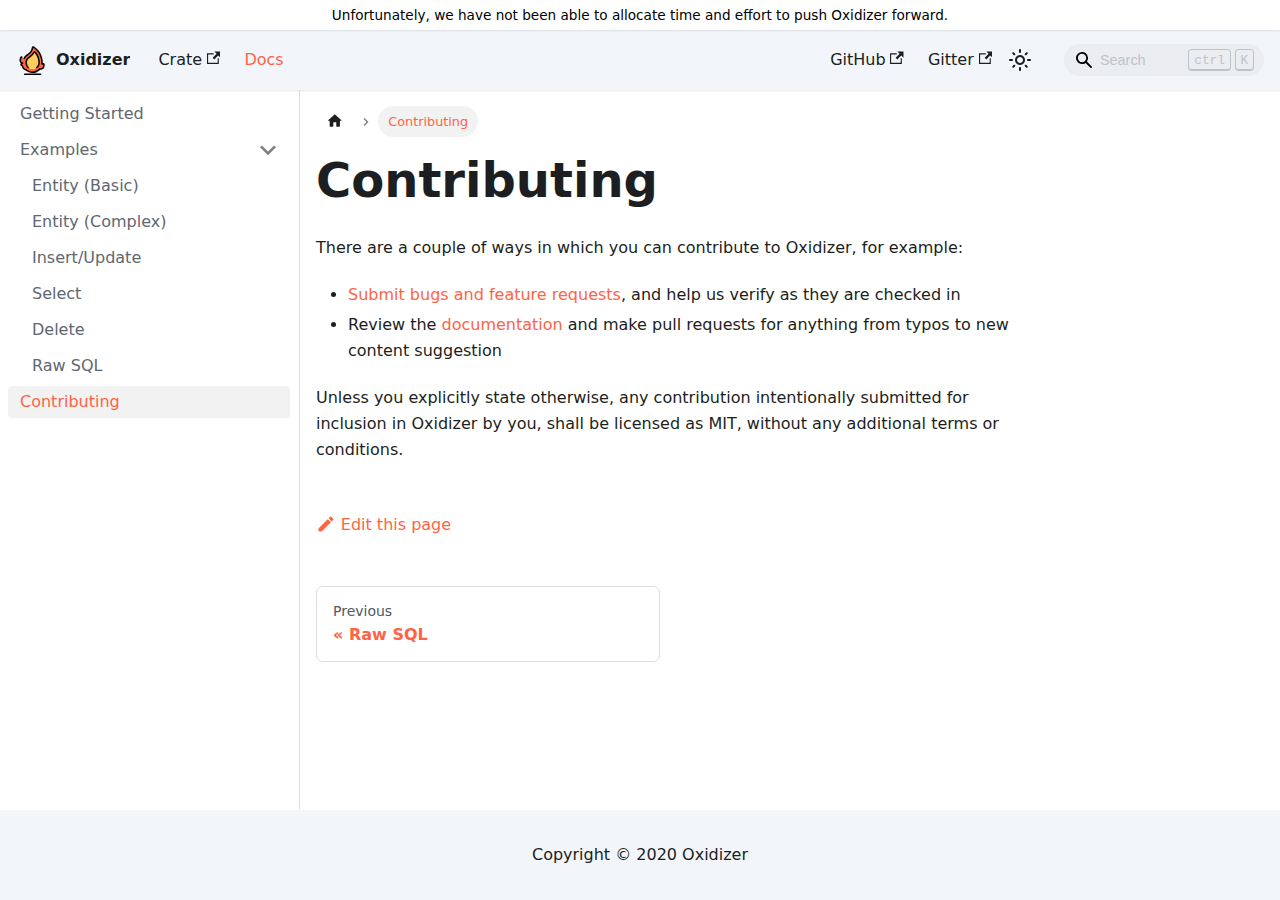
<file: docs/contributing/index.html>
<!doctype html>
<html lang="en" dir="ltr" class="docs-wrapper docs-doc-page docs-version-current plugin-docs plugin-id-default docs-doc-id-contributing">
<head>
<meta charset="UTF-8">
<meta name="generator" content="Docusaurus v2.1.0">
<title data-rh="true">Contributing | Oxidizer</title><meta data-rh="true" name="viewport" content="width=device-width,initial-scale=1"><meta data-rh="true" name="twitter:card" content="summary_large_image"><meta data-rh="true" property="og:image" content="https://oxidizer-rs.github.io/img/oxidizer.png"><meta data-rh="true" name="twitter:image" content="https://oxidizer-rs.github.io/img/oxidizer.png"><meta data-rh="true" property="og:url" content="https://oxidizer-rs.github.io/docs/contributing"><meta data-rh="true" name="docusaurus_locale" content="en"><meta data-rh="true" name="docsearch:language" content="en"><meta data-rh="true" name="docusaurus_version" content="current"><meta data-rh="true" name="docusaurus_tag" content="docs-default-current"><meta data-rh="true" name="docsearch:version" content="current"><meta data-rh="true" name="docsearch:docusaurus_tag" content="docs-default-current"><meta data-rh="true" property="og:title" content="Contributing | Oxidizer"><meta data-rh="true" name="description" content="There are a couple of ways in which you can contribute to Oxidizer, for example:"><meta data-rh="true" property="og:description" content="There are a couple of ways in which you can contribute to Oxidizer, for example:"><link data-rh="true" rel="icon" href="/img/favicon.ico"><link data-rh="true" rel="canonical" href="https://oxidizer-rs.github.io/docs/contributing"><link data-rh="true" rel="alternate" href="https://oxidizer-rs.github.io/docs/contributing" hreflang="en"><link data-rh="true" rel="alternate" href="https://oxidizer-rs.github.io/docs/contributing" hreflang="x-default"><link rel="preconnect" href="https://www.google-analytics.com">
<script>window.ga=window.ga||function(){(ga.q=ga.q||[]).push(arguments)},ga.l=+new Date,ga("create","UA-175460494-1","auto"),ga("set","anonymizeIp",!0),ga("send","pageview")</script>
<script async src="https://www.google-analytics.com/analytics.js"></script><link rel="stylesheet" href="/assets/css/styles.5c30daba.css">
<link rel="preload" href="/assets/js/runtime~main.25ac676f.js" as="script">
<link rel="preload" href="/assets/js/main.365c507c.js" as="script">
</head>
<body class="navigation-with-keyboard">
<script>!function(){function t(t){document.documentElement.setAttribute("data-theme",t)}var e=function(){var t=null;try{t=localStorage.getItem("theme")}catch(t){}return t}();null!==e?t(e):window.matchMedia("(prefers-color-scheme: dark)").matches?t("dark"):(window.matchMedia("(prefers-color-scheme: light)").matches,t("light"))}(),document.documentElement.setAttribute("data-announcement-bar-initially-dismissed",function(){try{return"true"===localStorage.getItem("docusaurus.announcement.dismiss")}catch(t){}return!1}())</script><div id="__docusaurus">
<div role="region" aria-label="theme.common.skipToMainContent"><a href="#" class="skipToContent_fXgn">Skip to main content</a></div><div class="announcementBar_mb4j" role="banner"><div class="content_knG7 announcementBarContent_xLdY">Unfortunately, we have not been able to allocate time and effort to push Oxidizer forward.</div></div><nav class="navbar navbar--fixed-top"><div class="navbar__inner"><div class="navbar__items"><button aria-label="Navigation bar toggle" class="navbar__toggle clean-btn" type="button" tabindex="0"><svg width="30" height="30" viewBox="0 0 30 30" aria-hidden="true"><path stroke="currentColor" stroke-linecap="round" stroke-miterlimit="10" stroke-width="2" d="M4 7h22M4 15h22M4 23h22"></path></svg></button><a class="navbar__brand" href="/"><div class="navbar__logo"><img src="/img/logo.svg" alt="Oxidizer Logo" class="themedImage_ToTc themedImage--light_HNdA"><img src="/img/logo.svg" alt="Oxidizer Logo" class="themedImage_ToTc themedImage--dark_i4oU"></div><b class="navbar__title text--truncate">Oxidizer</b></a><a href="https://crates.io/crates/oxidizer" target="_blank" rel="noopener noreferrer" class="navbar__item navbar__link">Crate<svg width="13.5" height="13.5" aria-hidden="true" viewBox="0 0 24 24" class="iconExternalLink_nPIU"><path fill="currentColor" d="M21 13v10h-21v-19h12v2h-10v15h17v-8h2zm3-12h-10.988l4.035 4-6.977 7.07 2.828 2.828 6.977-7.07 4.125 4.172v-11z"></path></svg></a><a aria-current="page" class="navbar__item navbar__link navbar__link--active" href="/docs">Docs</a></div><div class="navbar__items navbar__items--right"><a href="https://github.com/oxidizer-rs/oxidizer" target="_blank" rel="noopener noreferrer" class="navbar__item navbar__link">GitHub<svg width="13.5" height="13.5" aria-hidden="true" viewBox="0 0 24 24" class="iconExternalLink_nPIU"><path fill="currentColor" d="M21 13v10h-21v-19h12v2h-10v15h17v-8h2zm3-12h-10.988l4.035 4-6.977 7.07 2.828 2.828 6.977-7.07 4.125 4.172v-11z"></path></svg></a><a href="https://gitter.im/oxidizer-rs" target="_blank" rel="noopener noreferrer" class="navbar__item navbar__link">Gitter<svg width="13.5" height="13.5" aria-hidden="true" viewBox="0 0 24 24" class="iconExternalLink_nPIU"><path fill="currentColor" d="M21 13v10h-21v-19h12v2h-10v15h17v-8h2zm3-12h-10.988l4.035 4-6.977 7.07 2.828 2.828 6.977-7.07 4.125 4.172v-11z"></path></svg></a><div class="toggle_vylO colorModeToggle_DEke"><button class="clean-btn toggleButton_gllP toggleButtonDisabled_aARS" type="button" disabled="" title="Switch between dark and light mode (currently light mode)" aria-label="Switch between dark and light mode (currently light mode)"><svg viewBox="0 0 24 24" width="24" height="24" class="lightToggleIcon_pyhR"><path fill="currentColor" d="M12,9c1.65,0,3,1.35,3,3s-1.35,3-3,3s-3-1.35-3-3S10.35,9,12,9 M12,7c-2.76,0-5,2.24-5,5s2.24,5,5,5s5-2.24,5-5 S14.76,7,12,7L12,7z M2,13l2,0c0.55,0,1-0.45,1-1s-0.45-1-1-1l-2,0c-0.55,0-1,0.45-1,1S1.45,13,2,13z M20,13l2,0c0.55,0,1-0.45,1-1 s-0.45-1-1-1l-2,0c-0.55,0-1,0.45-1,1S19.45,13,20,13z M11,2v2c0,0.55,0.45,1,1,1s1-0.45,1-1V2c0-0.55-0.45-1-1-1S11,1.45,11,2z M11,20v2c0,0.55,0.45,1,1,1s1-0.45,1-1v-2c0-0.55-0.45-1-1-1C11.45,19,11,19.45,11,20z M5.99,4.58c-0.39-0.39-1.03-0.39-1.41,0 c-0.39,0.39-0.39,1.03,0,1.41l1.06,1.06c0.39,0.39,1.03,0.39,1.41,0s0.39-1.03,0-1.41L5.99,4.58z M18.36,16.95 c-0.39-0.39-1.03-0.39-1.41,0c-0.39,0.39-0.39,1.03,0,1.41l1.06,1.06c0.39,0.39,1.03,0.39,1.41,0c0.39-0.39,0.39-1.03,0-1.41 L18.36,16.95z M19.42,5.99c0.39-0.39,0.39-1.03,0-1.41c-0.39-0.39-1.03-0.39-1.41,0l-1.06,1.06c-0.39,0.39-0.39,1.03,0,1.41 s1.03,0.39,1.41,0L19.42,5.99z M7.05,18.36c0.39-0.39,0.39-1.03,0-1.41c-0.39-0.39-1.03-0.39-1.41,0l-1.06,1.06 c-0.39,0.39-0.39,1.03,0,1.41s1.03,0.39,1.41,0L7.05,18.36z"></path></svg><svg viewBox="0 0 24 24" width="24" height="24" class="darkToggleIcon_wfgR"><path fill="currentColor" d="M9.37,5.51C9.19,6.15,9.1,6.82,9.1,7.5c0,4.08,3.32,7.4,7.4,7.4c0.68,0,1.35-0.09,1.99-0.27C17.45,17.19,14.93,19,12,19 c-3.86,0-7-3.14-7-7C5,9.07,6.81,6.55,9.37,5.51z M12,3c-4.97,0-9,4.03-9,9s4.03,9,9,9s9-4.03,9-9c0-0.46-0.04-0.92-0.1-1.36 c-0.98,1.37-2.58,2.26-4.4,2.26c-2.98,0-5.4-2.42-5.4-5.4c0-1.81,0.89-3.42,2.26-4.4C12.92,3.04,12.46,3,12,3L12,3z"></path></svg></button></div><div class="searchBox_ZlJk"><div class="navbar__search searchBarContainer_NW3z"><input placeholder="Search" aria-label="Search" class="navbar__search-input"><div class="loadingRing_RJI3 searchBarLoadingRing_YnHq"><div></div><div></div><div></div><div></div></div><div class="searchHintContainer_Pkmr"><kbd class="searchHint_iIMx">ctrl</kbd><kbd class="searchHint_iIMx">K</kbd></div></div></div></div></div><div role="presentation" class="navbar-sidebar__backdrop"></div></nav><div class="main-wrapper mainWrapper_z2l0 docsWrapper_BCFX"><button aria-label="Scroll back to top" class="clean-btn theme-back-to-top-button backToTopButton_sjWU" type="button"></button><div class="docPage__5DB"><aside class="theme-doc-sidebar-container docSidebarContainer_b6E3"><div class="sidebar_njMd"><nav class="menu thin-scrollbar menu_SIkG menuWithAnnouncementBar_GW3s"><ul class="theme-doc-sidebar-menu menu__list"><li class="theme-doc-sidebar-item-link theme-doc-sidebar-item-link-level-1 menu__list-item"><a class="menu__link" href="/docs/">Getting Started</a></li><li class="theme-doc-sidebar-item-category theme-doc-sidebar-item-category-level-1 menu__list-item"><div class="menu__list-item-collapsible"><a class="menu__link menu__link--sublist menu__link--sublist-caret" aria-expanded="true" href="/docs/examples/entity-basic">Examples</a></div><ul style="display:block;overflow:visible;height:auto" class="menu__list"><li class="theme-doc-sidebar-item-link theme-doc-sidebar-item-link-level-2 menu__list-item"><a class="menu__link" tabindex="0" href="/docs/examples/entity-basic">Entity (Basic)</a></li><li class="theme-doc-sidebar-item-link theme-doc-sidebar-item-link-level-2 menu__list-item"><a class="menu__link" tabindex="0" href="/docs/examples/entity-complex">Entity (Complex)</a></li><li class="theme-doc-sidebar-item-link theme-doc-sidebar-item-link-level-2 menu__list-item"><a class="menu__link" tabindex="0" href="/docs/examples/insert-update">Insert/Update</a></li><li class="theme-doc-sidebar-item-link theme-doc-sidebar-item-link-level-2 menu__list-item"><a class="menu__link" tabindex="0" href="/docs/examples/select">Select</a></li><li class="theme-doc-sidebar-item-link theme-doc-sidebar-item-link-level-2 menu__list-item"><a class="menu__link" tabindex="0" href="/docs/examples/delete">Delete</a></li><li class="theme-doc-sidebar-item-link theme-doc-sidebar-item-link-level-2 menu__list-item"><a class="menu__link" tabindex="0" href="/docs/examples/raw">Raw SQL</a></li></ul></li><li class="theme-doc-sidebar-item-link theme-doc-sidebar-item-link-level-1 menu__list-item"><a class="menu__link menu__link--active" aria-current="page" href="/docs/contributing">Contributing</a></li></ul></nav></div></aside><main class="docMainContainer_gTbr"><div class="container padding-top--md padding-bottom--lg"><div class="row"><div class="col docItemCol_VOVn"><div class="docItemContainer_Djhp"><article><nav class="theme-doc-breadcrumbs breadcrumbsContainer_Z_bl" aria-label="Breadcrumbs"><ul class="breadcrumbs" itemscope="" itemtype="https://schema.org/BreadcrumbList"><li class="breadcrumbs__item"><a aria-label="Home page" class="breadcrumbs__link" href="/"><svg viewBox="0 0 24 24" class="breadcrumbHomeIcon_OVgt"><path d="M10 19v-5h4v5c0 .55.45 1 1 1h3c.55 0 1-.45 1-1v-7h1.7c.46 0 .68-.57.33-.87L12.67 3.6c-.38-.34-.96-.34-1.34 0l-8.36 7.53c-.34.3-.13.87.33.87H5v7c0 .55.45 1 1 1h3c.55 0 1-.45 1-1z" fill="currentColor"></path></svg></a></li><li itemscope="" itemprop="itemListElement" itemtype="https://schema.org/ListItem" class="breadcrumbs__item breadcrumbs__item--active"><span class="breadcrumbs__link" itemprop="name">Contributing</span><meta itemprop="position" content="1"></li></ul></nav><div class="theme-doc-markdown markdown"><header><h1>Contributing</h1></header><p>There are a couple of ways in which you can contribute to Oxidizer, for example:</p><ul><li><a href="https://github.com/oxidizer-rs/oxidizer/issues" target="_blank" rel="noopener noreferrer">Submit bugs and feature requests</a>, and help us verify as they are checked in</li><li>Review the <a href="https://oxidizer-rs.github.io/docs" target="_blank" rel="noopener noreferrer">documentation</a> and make pull requests for anything from typos to new content suggestion</li></ul><p>Unless you explicitly state otherwise, any contribution intentionally submitted
for inclusion in Oxidizer by you, shall be licensed as MIT, without any additional
terms or conditions.</p></div><footer class="theme-doc-footer docusaurus-mt-lg"><div class="theme-doc-footer-edit-meta-row row"><div class="col"><a href="https://github.com/oxidizer-rs/website/edit/main/docs/contributing.md" target="_blank" rel="noreferrer noopener" class="theme-edit-this-page"><svg fill="currentColor" height="20" width="20" viewBox="0 0 40 40" class="iconEdit_Z9Sw" aria-hidden="true"><g><path d="m34.5 11.7l-3 3.1-6.3-6.3 3.1-3q0.5-0.5 1.2-0.5t1.1 0.5l3.9 3.9q0.5 0.4 0.5 1.1t-0.5 1.2z m-29.5 17.1l18.4-18.5 6.3 6.3-18.4 18.4h-6.3v-6.2z"></path></g></svg>Edit this page</a></div><div class="col lastUpdated_vwxv"></div></div></footer></article><nav class="pagination-nav docusaurus-mt-lg" aria-label="Docs pages navigation"><a class="pagination-nav__link pagination-nav__link--prev" href="/docs/examples/raw"><div class="pagination-nav__sublabel">Previous</div><div class="pagination-nav__label">Raw SQL</div></a></nav></div></div></div></div></main></div></div><footer class="footer"><div class="container container-fluid"><div class="footer__bottom text--center"><div class="footer__copyright">Copyright © 2020 Oxidizer</div></div></div></footer></div>
<script src="/assets/js/runtime~main.25ac676f.js"></script>
<script src="/assets/js/main.365c507c.js"></script>
</body>
</html>
</file>
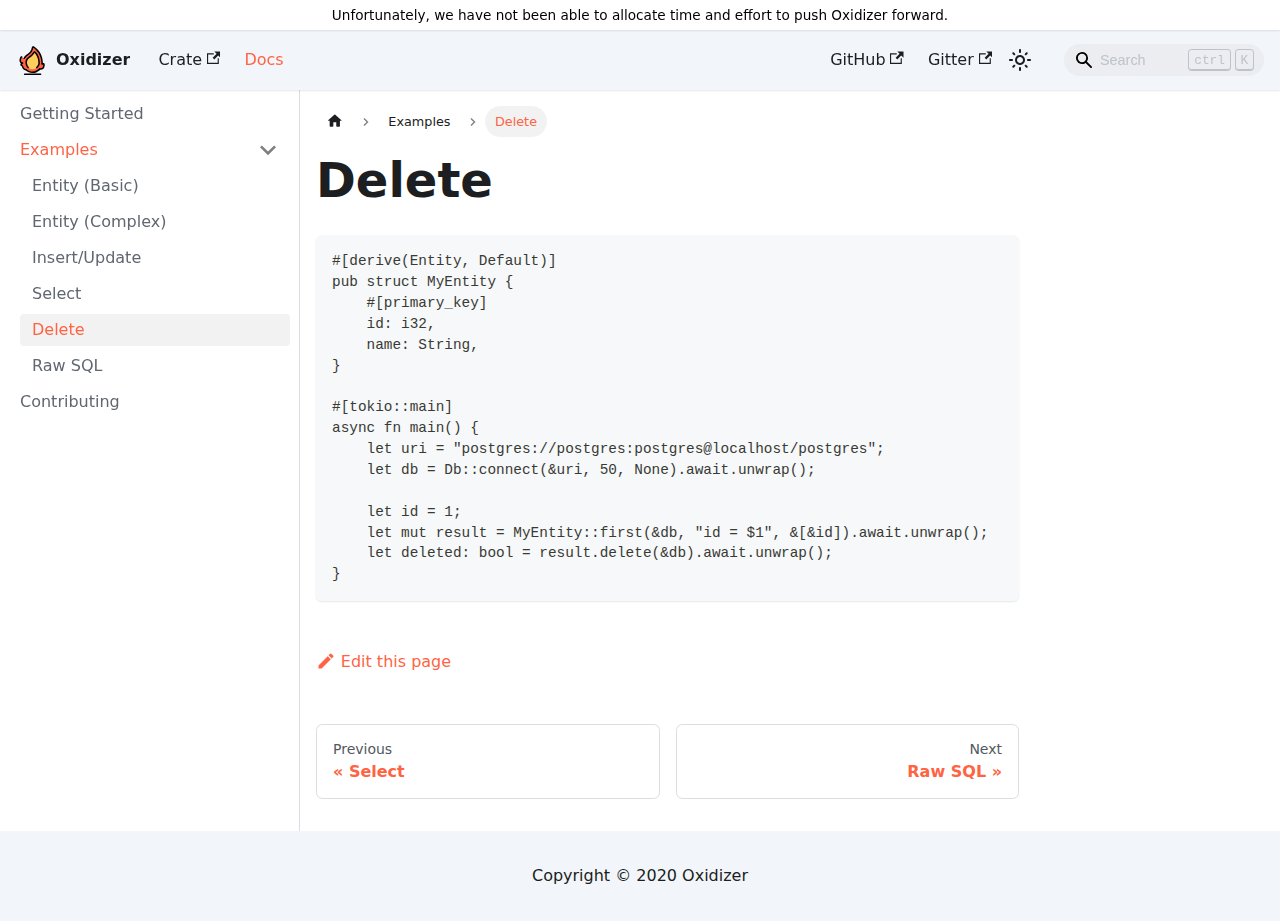
<file: docs/examples/delete/index.html>
<!doctype html>
<html lang="en" dir="ltr" class="docs-wrapper docs-doc-page docs-version-current plugin-docs plugin-id-default docs-doc-id-examples/delete">
<head>
<meta charset="UTF-8">
<meta name="generator" content="Docusaurus v2.1.0">
<title data-rh="true">Delete | Oxidizer</title><meta data-rh="true" name="viewport" content="width=device-width,initial-scale=1"><meta data-rh="true" name="twitter:card" content="summary_large_image"><meta data-rh="true" property="og:image" content="https://oxidizer-rs.github.io/img/oxidizer.png"><meta data-rh="true" name="twitter:image" content="https://oxidizer-rs.github.io/img/oxidizer.png"><meta data-rh="true" property="og:url" content="https://oxidizer-rs.github.io/docs/examples/delete"><meta data-rh="true" name="docusaurus_locale" content="en"><meta data-rh="true" name="docsearch:language" content="en"><meta data-rh="true" name="docusaurus_version" content="current"><meta data-rh="true" name="docusaurus_tag" content="docs-default-current"><meta data-rh="true" name="docsearch:version" content="current"><meta data-rh="true" name="docsearch:docusaurus_tag" content="docs-default-current"><meta data-rh="true" property="og:title" content="Delete | Oxidizer"><link data-rh="true" rel="icon" href="/img/favicon.ico"><link data-rh="true" rel="canonical" href="https://oxidizer-rs.github.io/docs/examples/delete"><link data-rh="true" rel="alternate" href="https://oxidizer-rs.github.io/docs/examples/delete" hreflang="en"><link data-rh="true" rel="alternate" href="https://oxidizer-rs.github.io/docs/examples/delete" hreflang="x-default"><link rel="preconnect" href="https://www.google-analytics.com">
<script>window.ga=window.ga||function(){(ga.q=ga.q||[]).push(arguments)},ga.l=+new Date,ga("create","UA-175460494-1","auto"),ga("set","anonymizeIp",!0),ga("send","pageview")</script>
<script async src="https://www.google-analytics.com/analytics.js"></script><link rel="stylesheet" href="/assets/css/styles.5c30daba.css">
<link rel="preload" href="/assets/js/runtime~main.25ac676f.js" as="script">
<link rel="preload" href="/assets/js/main.365c507c.js" as="script">
</head>
<body class="navigation-with-keyboard">
<script>!function(){function t(t){document.documentElement.setAttribute("data-theme",t)}var e=function(){var t=null;try{t=localStorage.getItem("theme")}catch(t){}return t}();null!==e?t(e):window.matchMedia("(prefers-color-scheme: dark)").matches?t("dark"):(window.matchMedia("(prefers-color-scheme: light)").matches,t("light"))}(),document.documentElement.setAttribute("data-announcement-bar-initially-dismissed",function(){try{return"true"===localStorage.getItem("docusaurus.announcement.dismiss")}catch(t){}return!1}())</script><div id="__docusaurus">
<div role="region" aria-label="theme.common.skipToMainContent"><a href="#" class="skipToContent_fXgn">Skip to main content</a></div><div class="announcementBar_mb4j" role="banner"><div class="content_knG7 announcementBarContent_xLdY">Unfortunately, we have not been able to allocate time and effort to push Oxidizer forward.</div></div><nav class="navbar navbar--fixed-top"><div class="navbar__inner"><div class="navbar__items"><button aria-label="Navigation bar toggle" class="navbar__toggle clean-btn" type="button" tabindex="0"><svg width="30" height="30" viewBox="0 0 30 30" aria-hidden="true"><path stroke="currentColor" stroke-linecap="round" stroke-miterlimit="10" stroke-width="2" d="M4 7h22M4 15h22M4 23h22"></path></svg></button><a class="navbar__brand" href="/"><div class="navbar__logo"><img src="/img/logo.svg" alt="Oxidizer Logo" class="themedImage_ToTc themedImage--light_HNdA"><img src="/img/logo.svg" alt="Oxidizer Logo" class="themedImage_ToTc themedImage--dark_i4oU"></div><b class="navbar__title text--truncate">Oxidizer</b></a><a href="https://crates.io/crates/oxidizer" target="_blank" rel="noopener noreferrer" class="navbar__item navbar__link">Crate<svg width="13.5" height="13.5" aria-hidden="true" viewBox="0 0 24 24" class="iconExternalLink_nPIU"><path fill="currentColor" d="M21 13v10h-21v-19h12v2h-10v15h17v-8h2zm3-12h-10.988l4.035 4-6.977 7.07 2.828 2.828 6.977-7.07 4.125 4.172v-11z"></path></svg></a><a aria-current="page" class="navbar__item navbar__link navbar__link--active" href="/docs">Docs</a></div><div class="navbar__items navbar__items--right"><a href="https://github.com/oxidizer-rs/oxidizer" target="_blank" rel="noopener noreferrer" class="navbar__item navbar__link">GitHub<svg width="13.5" height="13.5" aria-hidden="true" viewBox="0 0 24 24" class="iconExternalLink_nPIU"><path fill="currentColor" d="M21 13v10h-21v-19h12v2h-10v15h17v-8h2zm3-12h-10.988l4.035 4-6.977 7.07 2.828 2.828 6.977-7.07 4.125 4.172v-11z"></path></svg></a><a href="https://gitter.im/oxidizer-rs" target="_blank" rel="noopener noreferrer" class="navbar__item navbar__link">Gitter<svg width="13.5" height="13.5" aria-hidden="true" viewBox="0 0 24 24" class="iconExternalLink_nPIU"><path fill="currentColor" d="M21 13v10h-21v-19h12v2h-10v15h17v-8h2zm3-12h-10.988l4.035 4-6.977 7.07 2.828 2.828 6.977-7.07 4.125 4.172v-11z"></path></svg></a><div class="toggle_vylO colorModeToggle_DEke"><button class="clean-btn toggleButton_gllP toggleButtonDisabled_aARS" type="button" disabled="" title="Switch between dark and light mode (currently light mode)" aria-label="Switch between dark and light mode (currently light mode)"><svg viewBox="0 0 24 24" width="24" height="24" class="lightToggleIcon_pyhR"><path fill="currentColor" d="M12,9c1.65,0,3,1.35,3,3s-1.35,3-3,3s-3-1.35-3-3S10.35,9,12,9 M12,7c-2.76,0-5,2.24-5,5s2.24,5,5,5s5-2.24,5-5 S14.76,7,12,7L12,7z M2,13l2,0c0.55,0,1-0.45,1-1s-0.45-1-1-1l-2,0c-0.55,0-1,0.45-1,1S1.45,13,2,13z M20,13l2,0c0.55,0,1-0.45,1-1 s-0.45-1-1-1l-2,0c-0.55,0-1,0.45-1,1S19.45,13,20,13z M11,2v2c0,0.55,0.45,1,1,1s1-0.45,1-1V2c0-0.55-0.45-1-1-1S11,1.45,11,2z M11,20v2c0,0.55,0.45,1,1,1s1-0.45,1-1v-2c0-0.55-0.45-1-1-1C11.45,19,11,19.45,11,20z M5.99,4.58c-0.39-0.39-1.03-0.39-1.41,0 c-0.39,0.39-0.39,1.03,0,1.41l1.06,1.06c0.39,0.39,1.03,0.39,1.41,0s0.39-1.03,0-1.41L5.99,4.58z M18.36,16.95 c-0.39-0.39-1.03-0.39-1.41,0c-0.39,0.39-0.39,1.03,0,1.41l1.06,1.06c0.39,0.39,1.03,0.39,1.41,0c0.39-0.39,0.39-1.03,0-1.41 L18.36,16.95z M19.42,5.99c0.39-0.39,0.39-1.03,0-1.41c-0.39-0.39-1.03-0.39-1.41,0l-1.06,1.06c-0.39,0.39-0.39,1.03,0,1.41 s1.03,0.39,1.41,0L19.42,5.99z M7.05,18.36c0.39-0.39,0.39-1.03,0-1.41c-0.39-0.39-1.03-0.39-1.41,0l-1.06,1.06 c-0.39,0.39-0.39,1.03,0,1.41s1.03,0.39,1.41,0L7.05,18.36z"></path></svg><svg viewBox="0 0 24 24" width="24" height="24" class="darkToggleIcon_wfgR"><path fill="currentColor" d="M9.37,5.51C9.19,6.15,9.1,6.82,9.1,7.5c0,4.08,3.32,7.4,7.4,7.4c0.68,0,1.35-0.09,1.99-0.27C17.45,17.19,14.93,19,12,19 c-3.86,0-7-3.14-7-7C5,9.07,6.81,6.55,9.37,5.51z M12,3c-4.97,0-9,4.03-9,9s4.03,9,9,9s9-4.03,9-9c0-0.46-0.04-0.92-0.1-1.36 c-0.98,1.37-2.58,2.26-4.4,2.26c-2.98,0-5.4-2.42-5.4-5.4c0-1.81,0.89-3.42,2.26-4.4C12.92,3.04,12.46,3,12,3L12,3z"></path></svg></button></div><div class="searchBox_ZlJk"><div class="navbar__search searchBarContainer_NW3z"><input placeholder="Search" aria-label="Search" class="navbar__search-input"><div class="loadingRing_RJI3 searchBarLoadingRing_YnHq"><div></div><div></div><div></div><div></div></div><div class="searchHintContainer_Pkmr"><kbd class="searchHint_iIMx">ctrl</kbd><kbd class="searchHint_iIMx">K</kbd></div></div></div></div></div><div role="presentation" class="navbar-sidebar__backdrop"></div></nav><div class="main-wrapper mainWrapper_z2l0 docsWrapper_BCFX"><button aria-label="Scroll back to top" class="clean-btn theme-back-to-top-button backToTopButton_sjWU" type="button"></button><div class="docPage__5DB"><aside class="theme-doc-sidebar-container docSidebarContainer_b6E3"><div class="sidebar_njMd"><nav class="menu thin-scrollbar menu_SIkG menuWithAnnouncementBar_GW3s"><ul class="theme-doc-sidebar-menu menu__list"><li class="theme-doc-sidebar-item-link theme-doc-sidebar-item-link-level-1 menu__list-item"><a class="menu__link" href="/docs/">Getting Started</a></li><li class="theme-doc-sidebar-item-category theme-doc-sidebar-item-category-level-1 menu__list-item"><div class="menu__list-item-collapsible"><a class="menu__link menu__link--sublist menu__link--sublist-caret menu__link--active" aria-expanded="true" href="/docs/examples/entity-basic">Examples</a></div><ul style="display:block;overflow:visible;height:auto" class="menu__list"><li class="theme-doc-sidebar-item-link theme-doc-sidebar-item-link-level-2 menu__list-item"><a class="menu__link" tabindex="0" href="/docs/examples/entity-basic">Entity (Basic)</a></li><li class="theme-doc-sidebar-item-link theme-doc-sidebar-item-link-level-2 menu__list-item"><a class="menu__link" tabindex="0" href="/docs/examples/entity-complex">Entity (Complex)</a></li><li class="theme-doc-sidebar-item-link theme-doc-sidebar-item-link-level-2 menu__list-item"><a class="menu__link" tabindex="0" href="/docs/examples/insert-update">Insert/Update</a></li><li class="theme-doc-sidebar-item-link theme-doc-sidebar-item-link-level-2 menu__list-item"><a class="menu__link" tabindex="0" href="/docs/examples/select">Select</a></li><li class="theme-doc-sidebar-item-link theme-doc-sidebar-item-link-level-2 menu__list-item"><a class="menu__link menu__link--active" aria-current="page" tabindex="0" href="/docs/examples/delete">Delete</a></li><li class="theme-doc-sidebar-item-link theme-doc-sidebar-item-link-level-2 menu__list-item"><a class="menu__link" tabindex="0" href="/docs/examples/raw">Raw SQL</a></li></ul></li><li class="theme-doc-sidebar-item-link theme-doc-sidebar-item-link-level-1 menu__list-item"><a class="menu__link" href="/docs/contributing">Contributing</a></li></ul></nav></div></aside><main class="docMainContainer_gTbr"><div class="container padding-top--md padding-bottom--lg"><div class="row"><div class="col docItemCol_VOVn"><div class="docItemContainer_Djhp"><article><nav class="theme-doc-breadcrumbs breadcrumbsContainer_Z_bl" aria-label="Breadcrumbs"><ul class="breadcrumbs" itemscope="" itemtype="https://schema.org/BreadcrumbList"><li class="breadcrumbs__item"><a aria-label="Home page" class="breadcrumbs__link" href="/"><svg viewBox="0 0 24 24" class="breadcrumbHomeIcon_OVgt"><path d="M10 19v-5h4v5c0 .55.45 1 1 1h3c.55 0 1-.45 1-1v-7h1.7c.46 0 .68-.57.33-.87L12.67 3.6c-.38-.34-.96-.34-1.34 0l-8.36 7.53c-.34.3-.13.87.33.87H5v7c0 .55.45 1 1 1h3c.55 0 1-.45 1-1z" fill="currentColor"></path></svg></a></li><li class="breadcrumbs__item"><span class="breadcrumbs__link">Examples</span><meta itemprop="position" content="1"></li><li itemscope="" itemprop="itemListElement" itemtype="https://schema.org/ListItem" class="breadcrumbs__item breadcrumbs__item--active"><span class="breadcrumbs__link" itemprop="name">Delete</span><meta itemprop="position" content="2"></li></ul></nav><div class="theme-doc-markdown markdown"><header><h1>Delete</h1></header><div class="language-rust codeBlockContainer_Ckt0 theme-code-block" style="--prism-color:#393A34;--prism-background-color:#f6f8fa"><div class="codeBlockContent_biex"><pre tabindex="0" class="prism-code language-rust codeBlock_bY9V thin-scrollbar"><code class="codeBlockLines_e6Vv"><span class="token-line" style="color:#393A34"><span class="token attribute attr-name" style="color:#00a4db">#[derive(Entity, Default)]</span><span class="token plain"></span><br></span><span class="token-line" style="color:#393A34"><span class="token plain"></span><span class="token keyword" style="color:#00009f">pub</span><span class="token plain"> </span><span class="token keyword" style="color:#00009f">struct</span><span class="token plain"> </span><span class="token type-definition class-name">MyEntity</span><span class="token plain"> </span><span class="token punctuation" style="color:#393A34">{</span><span class="token plain"></span><br></span><span class="token-line" style="color:#393A34"><span class="token plain">    </span><span class="token attribute attr-name" style="color:#00a4db">#[primary_key]</span><span class="token plain"></span><br></span><span class="token-line" style="color:#393A34"><span class="token plain">    id</span><span class="token punctuation" style="color:#393A34">:</span><span class="token plain"> </span><span class="token keyword" style="color:#00009f">i32</span><span class="token punctuation" style="color:#393A34">,</span><span class="token plain"></span><br></span><span class="token-line" style="color:#393A34"><span class="token plain">    name</span><span class="token punctuation" style="color:#393A34">:</span><span class="token plain"> </span><span class="token class-name">String</span><span class="token punctuation" style="color:#393A34">,</span><span class="token plain"></span><br></span><span class="token-line" style="color:#393A34"><span class="token plain"></span><span class="token punctuation" style="color:#393A34">}</span><span class="token plain"></span><br></span><span class="token-line" style="color:#393A34"><span class="token plain" style="display:inline-block"></span><br></span><span class="token-line" style="color:#393A34"><span class="token plain"></span><span class="token attribute attr-name" style="color:#00a4db">#[tokio::main]</span><span class="token plain"></span><br></span><span class="token-line" style="color:#393A34"><span class="token plain"></span><span class="token keyword" style="color:#00009f">async</span><span class="token plain"> </span><span class="token keyword" style="color:#00009f">fn</span><span class="token plain"> </span><span class="token function-definition function" style="color:#d73a49">main</span><span class="token punctuation" style="color:#393A34">(</span><span class="token punctuation" style="color:#393A34">)</span><span class="token plain"> </span><span class="token punctuation" style="color:#393A34">{</span><span class="token plain"></span><br></span><span class="token-line" style="color:#393A34"><span class="token plain">    </span><span class="token keyword" style="color:#00009f">let</span><span class="token plain"> uri </span><span class="token operator" style="color:#393A34">=</span><span class="token plain"> </span><span class="token string" style="color:#e3116c">&quot;postgres://postgres:postgres@localhost/postgres&quot;</span><span class="token punctuation" style="color:#393A34">;</span><span class="token plain"></span><br></span><span class="token-line" style="color:#393A34"><span class="token plain">    </span><span class="token keyword" style="color:#00009f">let</span><span class="token plain"> db </span><span class="token operator" style="color:#393A34">=</span><span class="token plain"> </span><span class="token class-name">Db</span><span class="token punctuation" style="color:#393A34">::</span><span class="token function" style="color:#d73a49">connect</span><span class="token punctuation" style="color:#393A34">(</span><span class="token operator" style="color:#393A34">&amp;</span><span class="token plain">uri</span><span class="token punctuation" style="color:#393A34">,</span><span class="token plain"> </span><span class="token number" style="color:#36acaa">50</span><span class="token punctuation" style="color:#393A34">,</span><span class="token plain"> </span><span class="token class-name">None</span><span class="token punctuation" style="color:#393A34">)</span><span class="token punctuation" style="color:#393A34">.</span><span class="token keyword" style="color:#00009f">await</span><span class="token punctuation" style="color:#393A34">.</span><span class="token function" style="color:#d73a49">unwrap</span><span class="token punctuation" style="color:#393A34">(</span><span class="token punctuation" style="color:#393A34">)</span><span class="token punctuation" style="color:#393A34">;</span><span class="token plain"></span><br></span><span class="token-line" style="color:#393A34"><span class="token plain" style="display:inline-block"></span><br></span><span class="token-line" style="color:#393A34"><span class="token plain">    </span><span class="token keyword" style="color:#00009f">let</span><span class="token plain"> id </span><span class="token operator" style="color:#393A34">=</span><span class="token plain"> </span><span class="token number" style="color:#36acaa">1</span><span class="token punctuation" style="color:#393A34">;</span><span class="token plain"></span><br></span><span class="token-line" style="color:#393A34"><span class="token plain">    </span><span class="token keyword" style="color:#00009f">let</span><span class="token plain"> </span><span class="token keyword" style="color:#00009f">mut</span><span class="token plain"> result </span><span class="token operator" style="color:#393A34">=</span><span class="token plain"> </span><span class="token class-name">MyEntity</span><span class="token punctuation" style="color:#393A34">::</span><span class="token function" style="color:#d73a49">first</span><span class="token punctuation" style="color:#393A34">(</span><span class="token operator" style="color:#393A34">&amp;</span><span class="token plain">db</span><span class="token punctuation" style="color:#393A34">,</span><span class="token plain"> </span><span class="token string" style="color:#e3116c">&quot;id = $1&quot;</span><span class="token punctuation" style="color:#393A34">,</span><span class="token plain"> </span><span class="token operator" style="color:#393A34">&amp;</span><span class="token punctuation" style="color:#393A34">[</span><span class="token operator" style="color:#393A34">&amp;</span><span class="token plain">id</span><span class="token punctuation" style="color:#393A34">]</span><span class="token punctuation" style="color:#393A34">)</span><span class="token punctuation" style="color:#393A34">.</span><span class="token keyword" style="color:#00009f">await</span><span class="token punctuation" style="color:#393A34">.</span><span class="token function" style="color:#d73a49">unwrap</span><span class="token punctuation" style="color:#393A34">(</span><span class="token punctuation" style="color:#393A34">)</span><span class="token punctuation" style="color:#393A34">;</span><span class="token plain"></span><br></span><span class="token-line" style="color:#393A34"><span class="token plain">    </span><span class="token keyword" style="color:#00009f">let</span><span class="token plain"> deleted</span><span class="token punctuation" style="color:#393A34">:</span><span class="token plain"> </span><span class="token keyword" style="color:#00009f">bool</span><span class="token plain"> </span><span class="token operator" style="color:#393A34">=</span><span class="token plain"> result</span><span class="token punctuation" style="color:#393A34">.</span><span class="token function" style="color:#d73a49">delete</span><span class="token punctuation" style="color:#393A34">(</span><span class="token operator" style="color:#393A34">&amp;</span><span class="token plain">db</span><span class="token punctuation" style="color:#393A34">)</span><span class="token punctuation" style="color:#393A34">.</span><span class="token keyword" style="color:#00009f">await</span><span class="token punctuation" style="color:#393A34">.</span><span class="token function" style="color:#d73a49">unwrap</span><span class="token punctuation" style="color:#393A34">(</span><span class="token punctuation" style="color:#393A34">)</span><span class="token punctuation" style="color:#393A34">;</span><span class="token plain"></span><br></span><span class="token-line" style="color:#393A34"><span class="token plain"></span><span class="token punctuation" style="color:#393A34">}</span><br></span></code></pre><div class="buttonGroup__atx"><button type="button" aria-label="Copy code to clipboard" title="Copy" class="clean-btn"><span class="copyButtonIcons_eSgA" aria-hidden="true"><svg class="copyButtonIcon_y97N" viewBox="0 0 24 24"><path d="M19,21H8V7H19M19,5H8A2,2 0 0,0 6,7V21A2,2 0 0,0 8,23H19A2,2 0 0,0 21,21V7A2,2 0 0,0 19,5M16,1H4A2,2 0 0,0 2,3V17H4V3H16V1Z"></path></svg><svg class="copyButtonSuccessIcon_LjdS" viewBox="0 0 24 24"><path d="M21,7L9,19L3.5,13.5L4.91,12.09L9,16.17L19.59,5.59L21,7Z"></path></svg></span></button></div></div></div></div><footer class="theme-doc-footer docusaurus-mt-lg"><div class="theme-doc-footer-edit-meta-row row"><div class="col"><a href="https://github.com/oxidizer-rs/website/edit/main/docs/examples/delete.md" target="_blank" rel="noreferrer noopener" class="theme-edit-this-page"><svg fill="currentColor" height="20" width="20" viewBox="0 0 40 40" class="iconEdit_Z9Sw" aria-hidden="true"><g><path d="m34.5 11.7l-3 3.1-6.3-6.3 3.1-3q0.5-0.5 1.2-0.5t1.1 0.5l3.9 3.9q0.5 0.4 0.5 1.1t-0.5 1.2z m-29.5 17.1l18.4-18.5 6.3 6.3-18.4 18.4h-6.3v-6.2z"></path></g></svg>Edit this page</a></div><div class="col lastUpdated_vwxv"></div></div></footer></article><nav class="pagination-nav docusaurus-mt-lg" aria-label="Docs pages navigation"><a class="pagination-nav__link pagination-nav__link--prev" href="/docs/examples/select"><div class="pagination-nav__sublabel">Previous</div><div class="pagination-nav__label">Select</div></a><a class="pagination-nav__link pagination-nav__link--next" href="/docs/examples/raw"><div class="pagination-nav__sublabel">Next</div><div class="pagination-nav__label">Raw SQL</div></a></nav></div></div></div></div></main></div></div><footer class="footer"><div class="container container-fluid"><div class="footer__bottom text--center"><div class="footer__copyright">Copyright © 2020 Oxidizer</div></div></div></footer></div>
<script src="/assets/js/runtime~main.25ac676f.js"></script>
<script src="/assets/js/main.365c507c.js"></script>
</body>
</html>
</file>
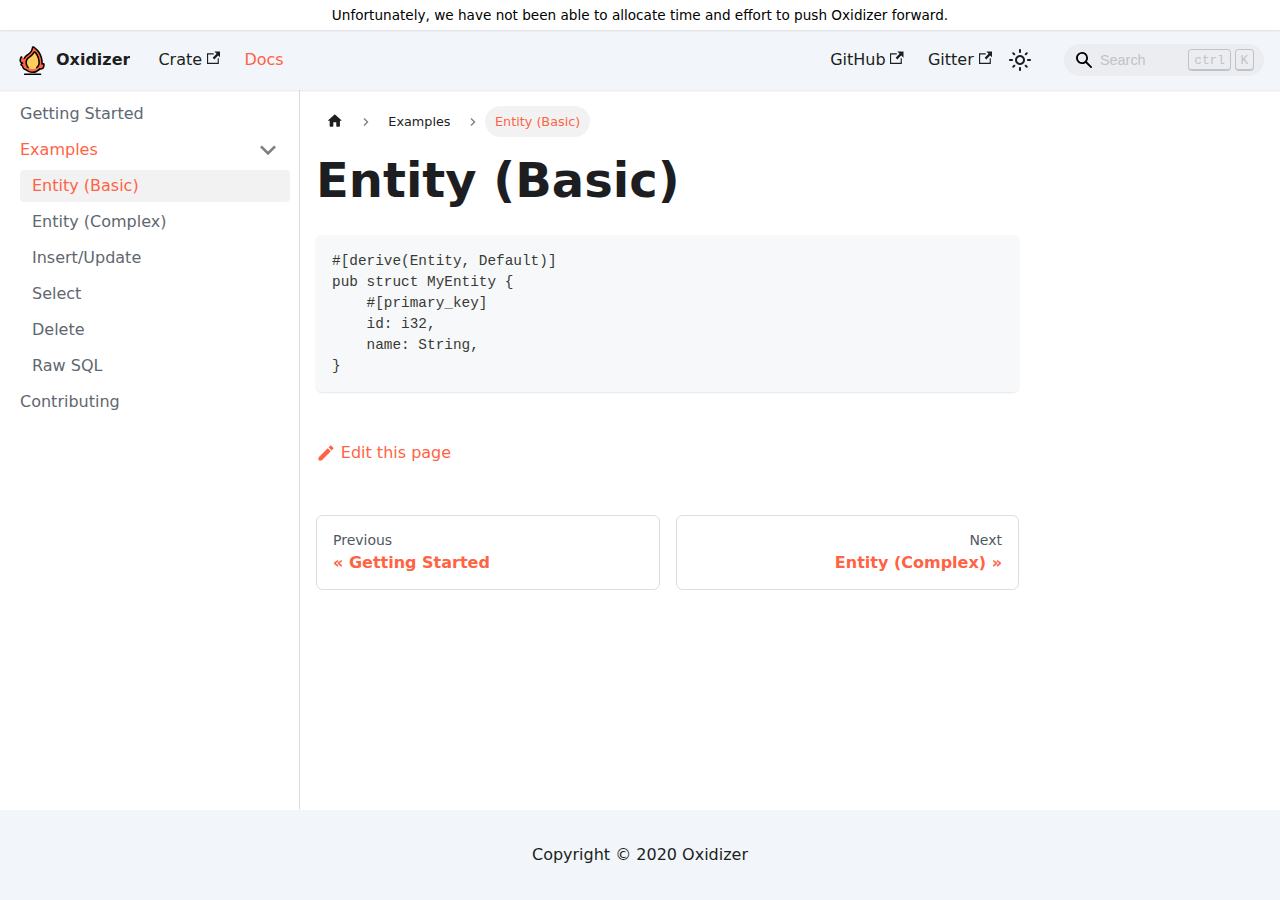
<file: docs/examples/entity-basic/index.html>
<!doctype html>
<html lang="en" dir="ltr" class="docs-wrapper docs-doc-page docs-version-current plugin-docs plugin-id-default docs-doc-id-examples/entity-basic">
<head>
<meta charset="UTF-8">
<meta name="generator" content="Docusaurus v2.1.0">
<title data-rh="true">Entity (Basic) | Oxidizer</title><meta data-rh="true" name="viewport" content="width=device-width,initial-scale=1"><meta data-rh="true" name="twitter:card" content="summary_large_image"><meta data-rh="true" property="og:image" content="https://oxidizer-rs.github.io/img/oxidizer.png"><meta data-rh="true" name="twitter:image" content="https://oxidizer-rs.github.io/img/oxidizer.png"><meta data-rh="true" property="og:url" content="https://oxidizer-rs.github.io/docs/examples/entity-basic"><meta data-rh="true" name="docusaurus_locale" content="en"><meta data-rh="true" name="docsearch:language" content="en"><meta data-rh="true" name="docusaurus_version" content="current"><meta data-rh="true" name="docusaurus_tag" content="docs-default-current"><meta data-rh="true" name="docsearch:version" content="current"><meta data-rh="true" name="docsearch:docusaurus_tag" content="docs-default-current"><meta data-rh="true" property="og:title" content="Entity (Basic) | Oxidizer"><link data-rh="true" rel="icon" href="/img/favicon.ico"><link data-rh="true" rel="canonical" href="https://oxidizer-rs.github.io/docs/examples/entity-basic"><link data-rh="true" rel="alternate" href="https://oxidizer-rs.github.io/docs/examples/entity-basic" hreflang="en"><link data-rh="true" rel="alternate" href="https://oxidizer-rs.github.io/docs/examples/entity-basic" hreflang="x-default"><link rel="preconnect" href="https://www.google-analytics.com">
<script>window.ga=window.ga||function(){(ga.q=ga.q||[]).push(arguments)},ga.l=+new Date,ga("create","UA-175460494-1","auto"),ga("set","anonymizeIp",!0),ga("send","pageview")</script>
<script async src="https://www.google-analytics.com/analytics.js"></script><link rel="stylesheet" href="/assets/css/styles.5c30daba.css">
<link rel="preload" href="/assets/js/runtime~main.25ac676f.js" as="script">
<link rel="preload" href="/assets/js/main.365c507c.js" as="script">
</head>
<body class="navigation-with-keyboard">
<script>!function(){function t(t){document.documentElement.setAttribute("data-theme",t)}var e=function(){var t=null;try{t=localStorage.getItem("theme")}catch(t){}return t}();null!==e?t(e):window.matchMedia("(prefers-color-scheme: dark)").matches?t("dark"):(window.matchMedia("(prefers-color-scheme: light)").matches,t("light"))}(),document.documentElement.setAttribute("data-announcement-bar-initially-dismissed",function(){try{return"true"===localStorage.getItem("docusaurus.announcement.dismiss")}catch(t){}return!1}())</script><div id="__docusaurus">
<div role="region" aria-label="theme.common.skipToMainContent"><a href="#" class="skipToContent_fXgn">Skip to main content</a></div><div class="announcementBar_mb4j" role="banner"><div class="content_knG7 announcementBarContent_xLdY">Unfortunately, we have not been able to allocate time and effort to push Oxidizer forward.</div></div><nav class="navbar navbar--fixed-top"><div class="navbar__inner"><div class="navbar__items"><button aria-label="Navigation bar toggle" class="navbar__toggle clean-btn" type="button" tabindex="0"><svg width="30" height="30" viewBox="0 0 30 30" aria-hidden="true"><path stroke="currentColor" stroke-linecap="round" stroke-miterlimit="10" stroke-width="2" d="M4 7h22M4 15h22M4 23h22"></path></svg></button><a class="navbar__brand" href="/"><div class="navbar__logo"><img src="/img/logo.svg" alt="Oxidizer Logo" class="themedImage_ToTc themedImage--light_HNdA"><img src="/img/logo.svg" alt="Oxidizer Logo" class="themedImage_ToTc themedImage--dark_i4oU"></div><b class="navbar__title text--truncate">Oxidizer</b></a><a href="https://crates.io/crates/oxidizer" target="_blank" rel="noopener noreferrer" class="navbar__item navbar__link">Crate<svg width="13.5" height="13.5" aria-hidden="true" viewBox="0 0 24 24" class="iconExternalLink_nPIU"><path fill="currentColor" d="M21 13v10h-21v-19h12v2h-10v15h17v-8h2zm3-12h-10.988l4.035 4-6.977 7.07 2.828 2.828 6.977-7.07 4.125 4.172v-11z"></path></svg></a><a aria-current="page" class="navbar__item navbar__link navbar__link--active" href="/docs">Docs</a></div><div class="navbar__items navbar__items--right"><a href="https://github.com/oxidizer-rs/oxidizer" target="_blank" rel="noopener noreferrer" class="navbar__item navbar__link">GitHub<svg width="13.5" height="13.5" aria-hidden="true" viewBox="0 0 24 24" class="iconExternalLink_nPIU"><path fill="currentColor" d="M21 13v10h-21v-19h12v2h-10v15h17v-8h2zm3-12h-10.988l4.035 4-6.977 7.07 2.828 2.828 6.977-7.07 4.125 4.172v-11z"></path></svg></a><a href="https://gitter.im/oxidizer-rs" target="_blank" rel="noopener noreferrer" class="navbar__item navbar__link">Gitter<svg width="13.5" height="13.5" aria-hidden="true" viewBox="0 0 24 24" class="iconExternalLink_nPIU"><path fill="currentColor" d="M21 13v10h-21v-19h12v2h-10v15h17v-8h2zm3-12h-10.988l4.035 4-6.977 7.07 2.828 2.828 6.977-7.07 4.125 4.172v-11z"></path></svg></a><div class="toggle_vylO colorModeToggle_DEke"><button class="clean-btn toggleButton_gllP toggleButtonDisabled_aARS" type="button" disabled="" title="Switch between dark and light mode (currently light mode)" aria-label="Switch between dark and light mode (currently light mode)"><svg viewBox="0 0 24 24" width="24" height="24" class="lightToggleIcon_pyhR"><path fill="currentColor" d="M12,9c1.65,0,3,1.35,3,3s-1.35,3-3,3s-3-1.35-3-3S10.35,9,12,9 M12,7c-2.76,0-5,2.24-5,5s2.24,5,5,5s5-2.24,5-5 S14.76,7,12,7L12,7z M2,13l2,0c0.55,0,1-0.45,1-1s-0.45-1-1-1l-2,0c-0.55,0-1,0.45-1,1S1.45,13,2,13z M20,13l2,0c0.55,0,1-0.45,1-1 s-0.45-1-1-1l-2,0c-0.55,0-1,0.45-1,1S19.45,13,20,13z M11,2v2c0,0.55,0.45,1,1,1s1-0.45,1-1V2c0-0.55-0.45-1-1-1S11,1.45,11,2z M11,20v2c0,0.55,0.45,1,1,1s1-0.45,1-1v-2c0-0.55-0.45-1-1-1C11.45,19,11,19.45,11,20z M5.99,4.58c-0.39-0.39-1.03-0.39-1.41,0 c-0.39,0.39-0.39,1.03,0,1.41l1.06,1.06c0.39,0.39,1.03,0.39,1.41,0s0.39-1.03,0-1.41L5.99,4.58z M18.36,16.95 c-0.39-0.39-1.03-0.39-1.41,0c-0.39,0.39-0.39,1.03,0,1.41l1.06,1.06c0.39,0.39,1.03,0.39,1.41,0c0.39-0.39,0.39-1.03,0-1.41 L18.36,16.95z M19.42,5.99c0.39-0.39,0.39-1.03,0-1.41c-0.39-0.39-1.03-0.39-1.41,0l-1.06,1.06c-0.39,0.39-0.39,1.03,0,1.41 s1.03,0.39,1.41,0L19.42,5.99z M7.05,18.36c0.39-0.39,0.39-1.03,0-1.41c-0.39-0.39-1.03-0.39-1.41,0l-1.06,1.06 c-0.39,0.39-0.39,1.03,0,1.41s1.03,0.39,1.41,0L7.05,18.36z"></path></svg><svg viewBox="0 0 24 24" width="24" height="24" class="darkToggleIcon_wfgR"><path fill="currentColor" d="M9.37,5.51C9.19,6.15,9.1,6.82,9.1,7.5c0,4.08,3.32,7.4,7.4,7.4c0.68,0,1.35-0.09,1.99-0.27C17.45,17.19,14.93,19,12,19 c-3.86,0-7-3.14-7-7C5,9.07,6.81,6.55,9.37,5.51z M12,3c-4.97,0-9,4.03-9,9s4.03,9,9,9s9-4.03,9-9c0-0.46-0.04-0.92-0.1-1.36 c-0.98,1.37-2.58,2.26-4.4,2.26c-2.98,0-5.4-2.42-5.4-5.4c0-1.81,0.89-3.42,2.26-4.4C12.92,3.04,12.46,3,12,3L12,3z"></path></svg></button></div><div class="searchBox_ZlJk"><div class="navbar__search searchBarContainer_NW3z"><input placeholder="Search" aria-label="Search" class="navbar__search-input"><div class="loadingRing_RJI3 searchBarLoadingRing_YnHq"><div></div><div></div><div></div><div></div></div><div class="searchHintContainer_Pkmr"><kbd class="searchHint_iIMx">ctrl</kbd><kbd class="searchHint_iIMx">K</kbd></div></div></div></div></div><div role="presentation" class="navbar-sidebar__backdrop"></div></nav><div class="main-wrapper mainWrapper_z2l0 docsWrapper_BCFX"><button aria-label="Scroll back to top" class="clean-btn theme-back-to-top-button backToTopButton_sjWU" type="button"></button><div class="docPage__5DB"><aside class="theme-doc-sidebar-container docSidebarContainer_b6E3"><div class="sidebar_njMd"><nav class="menu thin-scrollbar menu_SIkG menuWithAnnouncementBar_GW3s"><ul class="theme-doc-sidebar-menu menu__list"><li class="theme-doc-sidebar-item-link theme-doc-sidebar-item-link-level-1 menu__list-item"><a class="menu__link" href="/docs/">Getting Started</a></li><li class="theme-doc-sidebar-item-category theme-doc-sidebar-item-category-level-1 menu__list-item"><div class="menu__list-item-collapsible"><a class="menu__link menu__link--sublist menu__link--sublist-caret menu__link--active" aria-expanded="true" href="/docs/examples/entity-basic">Examples</a></div><ul style="display:block;overflow:visible;height:auto" class="menu__list"><li class="theme-doc-sidebar-item-link theme-doc-sidebar-item-link-level-2 menu__list-item"><a class="menu__link menu__link--active" aria-current="page" tabindex="0" href="/docs/examples/entity-basic">Entity (Basic)</a></li><li class="theme-doc-sidebar-item-link theme-doc-sidebar-item-link-level-2 menu__list-item"><a class="menu__link" tabindex="0" href="/docs/examples/entity-complex">Entity (Complex)</a></li><li class="theme-doc-sidebar-item-link theme-doc-sidebar-item-link-level-2 menu__list-item"><a class="menu__link" tabindex="0" href="/docs/examples/insert-update">Insert/Update</a></li><li class="theme-doc-sidebar-item-link theme-doc-sidebar-item-link-level-2 menu__list-item"><a class="menu__link" tabindex="0" href="/docs/examples/select">Select</a></li><li class="theme-doc-sidebar-item-link theme-doc-sidebar-item-link-level-2 menu__list-item"><a class="menu__link" tabindex="0" href="/docs/examples/delete">Delete</a></li><li class="theme-doc-sidebar-item-link theme-doc-sidebar-item-link-level-2 menu__list-item"><a class="menu__link" tabindex="0" href="/docs/examples/raw">Raw SQL</a></li></ul></li><li class="theme-doc-sidebar-item-link theme-doc-sidebar-item-link-level-1 menu__list-item"><a class="menu__link" href="/docs/contributing">Contributing</a></li></ul></nav></div></aside><main class="docMainContainer_gTbr"><div class="container padding-top--md padding-bottom--lg"><div class="row"><div class="col docItemCol_VOVn"><div class="docItemContainer_Djhp"><article><nav class="theme-doc-breadcrumbs breadcrumbsContainer_Z_bl" aria-label="Breadcrumbs"><ul class="breadcrumbs" itemscope="" itemtype="https://schema.org/BreadcrumbList"><li class="breadcrumbs__item"><a aria-label="Home page" class="breadcrumbs__link" href="/"><svg viewBox="0 0 24 24" class="breadcrumbHomeIcon_OVgt"><path d="M10 19v-5h4v5c0 .55.45 1 1 1h3c.55 0 1-.45 1-1v-7h1.7c.46 0 .68-.57.33-.87L12.67 3.6c-.38-.34-.96-.34-1.34 0l-8.36 7.53c-.34.3-.13.87.33.87H5v7c0 .55.45 1 1 1h3c.55 0 1-.45 1-1z" fill="currentColor"></path></svg></a></li><li class="breadcrumbs__item"><span class="breadcrumbs__link">Examples</span><meta itemprop="position" content="1"></li><li itemscope="" itemprop="itemListElement" itemtype="https://schema.org/ListItem" class="breadcrumbs__item breadcrumbs__item--active"><span class="breadcrumbs__link" itemprop="name">Entity (Basic)</span><meta itemprop="position" content="2"></li></ul></nav><div class="theme-doc-markdown markdown"><header><h1>Entity (Basic)</h1></header><div class="language-rust codeBlockContainer_Ckt0 theme-code-block" style="--prism-color:#393A34;--prism-background-color:#f6f8fa"><div class="codeBlockContent_biex"><pre tabindex="0" class="prism-code language-rust codeBlock_bY9V thin-scrollbar"><code class="codeBlockLines_e6Vv"><span class="token-line" style="color:#393A34"><span class="token attribute attr-name" style="color:#00a4db">#[derive(Entity, Default)]</span><span class="token plain"></span><br></span><span class="token-line" style="color:#393A34"><span class="token plain"></span><span class="token keyword" style="color:#00009f">pub</span><span class="token plain"> </span><span class="token keyword" style="color:#00009f">struct</span><span class="token plain"> </span><span class="token type-definition class-name">MyEntity</span><span class="token plain"> </span><span class="token punctuation" style="color:#393A34">{</span><span class="token plain"></span><br></span><span class="token-line" style="color:#393A34"><span class="token plain">    </span><span class="token attribute attr-name" style="color:#00a4db">#[primary_key]</span><span class="token plain"></span><br></span><span class="token-line" style="color:#393A34"><span class="token plain">    id</span><span class="token punctuation" style="color:#393A34">:</span><span class="token plain"> </span><span class="token keyword" style="color:#00009f">i32</span><span class="token punctuation" style="color:#393A34">,</span><span class="token plain"></span><br></span><span class="token-line" style="color:#393A34"><span class="token plain">    name</span><span class="token punctuation" style="color:#393A34">:</span><span class="token plain"> </span><span class="token class-name">String</span><span class="token punctuation" style="color:#393A34">,</span><span class="token plain"></span><br></span><span class="token-line" style="color:#393A34"><span class="token plain"></span><span class="token punctuation" style="color:#393A34">}</span><br></span></code></pre><div class="buttonGroup__atx"><button type="button" aria-label="Copy code to clipboard" title="Copy" class="clean-btn"><span class="copyButtonIcons_eSgA" aria-hidden="true"><svg class="copyButtonIcon_y97N" viewBox="0 0 24 24"><path d="M19,21H8V7H19M19,5H8A2,2 0 0,0 6,7V21A2,2 0 0,0 8,23H19A2,2 0 0,0 21,21V7A2,2 0 0,0 19,5M16,1H4A2,2 0 0,0 2,3V17H4V3H16V1Z"></path></svg><svg class="copyButtonSuccessIcon_LjdS" viewBox="0 0 24 24"><path d="M21,7L9,19L3.5,13.5L4.91,12.09L9,16.17L19.59,5.59L21,7Z"></path></svg></span></button></div></div></div></div><footer class="theme-doc-footer docusaurus-mt-lg"><div class="theme-doc-footer-edit-meta-row row"><div class="col"><a href="https://github.com/oxidizer-rs/website/edit/main/docs/examples/entity-basic.md" target="_blank" rel="noreferrer noopener" class="theme-edit-this-page"><svg fill="currentColor" height="20" width="20" viewBox="0 0 40 40" class="iconEdit_Z9Sw" aria-hidden="true"><g><path d="m34.5 11.7l-3 3.1-6.3-6.3 3.1-3q0.5-0.5 1.2-0.5t1.1 0.5l3.9 3.9q0.5 0.4 0.5 1.1t-0.5 1.2z m-29.5 17.1l18.4-18.5 6.3 6.3-18.4 18.4h-6.3v-6.2z"></path></g></svg>Edit this page</a></div><div class="col lastUpdated_vwxv"></div></div></footer></article><nav class="pagination-nav docusaurus-mt-lg" aria-label="Docs pages navigation"><a class="pagination-nav__link pagination-nav__link--prev" href="/docs/"><div class="pagination-nav__sublabel">Previous</div><div class="pagination-nav__label">Getting Started</div></a><a class="pagination-nav__link pagination-nav__link--next" href="/docs/examples/entity-complex"><div class="pagination-nav__sublabel">Next</div><div class="pagination-nav__label">Entity (Complex)</div></a></nav></div></div></div></div></main></div></div><footer class="footer"><div class="container container-fluid"><div class="footer__bottom text--center"><div class="footer__copyright">Copyright © 2020 Oxidizer</div></div></div></footer></div>
<script src="/assets/js/runtime~main.25ac676f.js"></script>
<script src="/assets/js/main.365c507c.js"></script>
</body>
</html>
</file>
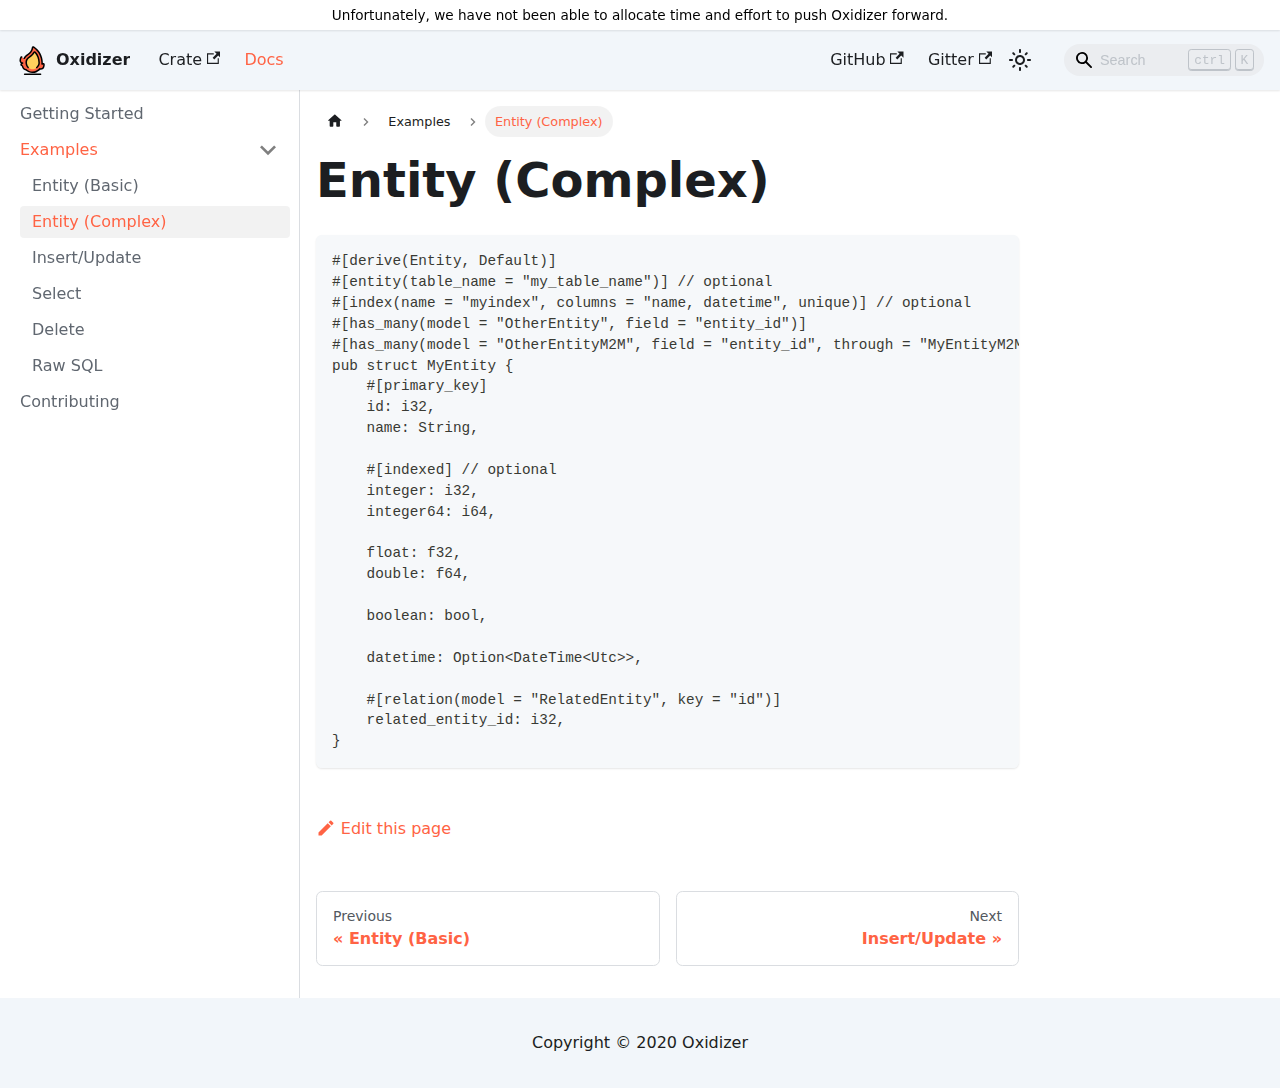
<file: docs/examples/entity-complex/index.html>
<!doctype html>
<html lang="en" dir="ltr" class="docs-wrapper docs-doc-page docs-version-current plugin-docs plugin-id-default docs-doc-id-examples/entity-complex">
<head>
<meta charset="UTF-8">
<meta name="generator" content="Docusaurus v2.1.0">
<title data-rh="true">Entity (Complex) | Oxidizer</title><meta data-rh="true" name="viewport" content="width=device-width,initial-scale=1"><meta data-rh="true" name="twitter:card" content="summary_large_image"><meta data-rh="true" property="og:image" content="https://oxidizer-rs.github.io/img/oxidizer.png"><meta data-rh="true" name="twitter:image" content="https://oxidizer-rs.github.io/img/oxidizer.png"><meta data-rh="true" property="og:url" content="https://oxidizer-rs.github.io/docs/examples/entity-complex"><meta data-rh="true" name="docusaurus_locale" content="en"><meta data-rh="true" name="docsearch:language" content="en"><meta data-rh="true" name="docusaurus_version" content="current"><meta data-rh="true" name="docusaurus_tag" content="docs-default-current"><meta data-rh="true" name="docsearch:version" content="current"><meta data-rh="true" name="docsearch:docusaurus_tag" content="docs-default-current"><meta data-rh="true" property="og:title" content="Entity (Complex) | Oxidizer"><link data-rh="true" rel="icon" href="/img/favicon.ico"><link data-rh="true" rel="canonical" href="https://oxidizer-rs.github.io/docs/examples/entity-complex"><link data-rh="true" rel="alternate" href="https://oxidizer-rs.github.io/docs/examples/entity-complex" hreflang="en"><link data-rh="true" rel="alternate" href="https://oxidizer-rs.github.io/docs/examples/entity-complex" hreflang="x-default"><link rel="preconnect" href="https://www.google-analytics.com">
<script>window.ga=window.ga||function(){(ga.q=ga.q||[]).push(arguments)},ga.l=+new Date,ga("create","UA-175460494-1","auto"),ga("set","anonymizeIp",!0),ga("send","pageview")</script>
<script async src="https://www.google-analytics.com/analytics.js"></script><link rel="stylesheet" href="/assets/css/styles.5c30daba.css">
<link rel="preload" href="/assets/js/runtime~main.25ac676f.js" as="script">
<link rel="preload" href="/assets/js/main.365c507c.js" as="script">
</head>
<body class="navigation-with-keyboard">
<script>!function(){function t(t){document.documentElement.setAttribute("data-theme",t)}var e=function(){var t=null;try{t=localStorage.getItem("theme")}catch(t){}return t}();null!==e?t(e):window.matchMedia("(prefers-color-scheme: dark)").matches?t("dark"):(window.matchMedia("(prefers-color-scheme: light)").matches,t("light"))}(),document.documentElement.setAttribute("data-announcement-bar-initially-dismissed",function(){try{return"true"===localStorage.getItem("docusaurus.announcement.dismiss")}catch(t){}return!1}())</script><div id="__docusaurus">
<div role="region" aria-label="theme.common.skipToMainContent"><a href="#" class="skipToContent_fXgn">Skip to main content</a></div><div class="announcementBar_mb4j" role="banner"><div class="content_knG7 announcementBarContent_xLdY">Unfortunately, we have not been able to allocate time and effort to push Oxidizer forward.</div></div><nav class="navbar navbar--fixed-top"><div class="navbar__inner"><div class="navbar__items"><button aria-label="Navigation bar toggle" class="navbar__toggle clean-btn" type="button" tabindex="0"><svg width="30" height="30" viewBox="0 0 30 30" aria-hidden="true"><path stroke="currentColor" stroke-linecap="round" stroke-miterlimit="10" stroke-width="2" d="M4 7h22M4 15h22M4 23h22"></path></svg></button><a class="navbar__brand" href="/"><div class="navbar__logo"><img src="/img/logo.svg" alt="Oxidizer Logo" class="themedImage_ToTc themedImage--light_HNdA"><img src="/img/logo.svg" alt="Oxidizer Logo" class="themedImage_ToTc themedImage--dark_i4oU"></div><b class="navbar__title text--truncate">Oxidizer</b></a><a href="https://crates.io/crates/oxidizer" target="_blank" rel="noopener noreferrer" class="navbar__item navbar__link">Crate<svg width="13.5" height="13.5" aria-hidden="true" viewBox="0 0 24 24" class="iconExternalLink_nPIU"><path fill="currentColor" d="M21 13v10h-21v-19h12v2h-10v15h17v-8h2zm3-12h-10.988l4.035 4-6.977 7.07 2.828 2.828 6.977-7.07 4.125 4.172v-11z"></path></svg></a><a aria-current="page" class="navbar__item navbar__link navbar__link--active" href="/docs">Docs</a></div><div class="navbar__items navbar__items--right"><a href="https://github.com/oxidizer-rs/oxidizer" target="_blank" rel="noopener noreferrer" class="navbar__item navbar__link">GitHub<svg width="13.5" height="13.5" aria-hidden="true" viewBox="0 0 24 24" class="iconExternalLink_nPIU"><path fill="currentColor" d="M21 13v10h-21v-19h12v2h-10v15h17v-8h2zm3-12h-10.988l4.035 4-6.977 7.07 2.828 2.828 6.977-7.07 4.125 4.172v-11z"></path></svg></a><a href="https://gitter.im/oxidizer-rs" target="_blank" rel="noopener noreferrer" class="navbar__item navbar__link">Gitter<svg width="13.5" height="13.5" aria-hidden="true" viewBox="0 0 24 24" class="iconExternalLink_nPIU"><path fill="currentColor" d="M21 13v10h-21v-19h12v2h-10v15h17v-8h2zm3-12h-10.988l4.035 4-6.977 7.07 2.828 2.828 6.977-7.07 4.125 4.172v-11z"></path></svg></a><div class="toggle_vylO colorModeToggle_DEke"><button class="clean-btn toggleButton_gllP toggleButtonDisabled_aARS" type="button" disabled="" title="Switch between dark and light mode (currently light mode)" aria-label="Switch between dark and light mode (currently light mode)"><svg viewBox="0 0 24 24" width="24" height="24" class="lightToggleIcon_pyhR"><path fill="currentColor" d="M12,9c1.65,0,3,1.35,3,3s-1.35,3-3,3s-3-1.35-3-3S10.35,9,12,9 M12,7c-2.76,0-5,2.24-5,5s2.24,5,5,5s5-2.24,5-5 S14.76,7,12,7L12,7z M2,13l2,0c0.55,0,1-0.45,1-1s-0.45-1-1-1l-2,0c-0.55,0-1,0.45-1,1S1.45,13,2,13z M20,13l2,0c0.55,0,1-0.45,1-1 s-0.45-1-1-1l-2,0c-0.55,0-1,0.45-1,1S19.45,13,20,13z M11,2v2c0,0.55,0.45,1,1,1s1-0.45,1-1V2c0-0.55-0.45-1-1-1S11,1.45,11,2z M11,20v2c0,0.55,0.45,1,1,1s1-0.45,1-1v-2c0-0.55-0.45-1-1-1C11.45,19,11,19.45,11,20z M5.99,4.58c-0.39-0.39-1.03-0.39-1.41,0 c-0.39,0.39-0.39,1.03,0,1.41l1.06,1.06c0.39,0.39,1.03,0.39,1.41,0s0.39-1.03,0-1.41L5.99,4.58z M18.36,16.95 c-0.39-0.39-1.03-0.39-1.41,0c-0.39,0.39-0.39,1.03,0,1.41l1.06,1.06c0.39,0.39,1.03,0.39,1.41,0c0.39-0.39,0.39-1.03,0-1.41 L18.36,16.95z M19.42,5.99c0.39-0.39,0.39-1.03,0-1.41c-0.39-0.39-1.03-0.39-1.41,0l-1.06,1.06c-0.39,0.39-0.39,1.03,0,1.41 s1.03,0.39,1.41,0L19.42,5.99z M7.05,18.36c0.39-0.39,0.39-1.03,0-1.41c-0.39-0.39-1.03-0.39-1.41,0l-1.06,1.06 c-0.39,0.39-0.39,1.03,0,1.41s1.03,0.39,1.41,0L7.05,18.36z"></path></svg><svg viewBox="0 0 24 24" width="24" height="24" class="darkToggleIcon_wfgR"><path fill="currentColor" d="M9.37,5.51C9.19,6.15,9.1,6.82,9.1,7.5c0,4.08,3.32,7.4,7.4,7.4c0.68,0,1.35-0.09,1.99-0.27C17.45,17.19,14.93,19,12,19 c-3.86,0-7-3.14-7-7C5,9.07,6.81,6.55,9.37,5.51z M12,3c-4.97,0-9,4.03-9,9s4.03,9,9,9s9-4.03,9-9c0-0.46-0.04-0.92-0.1-1.36 c-0.98,1.37-2.58,2.26-4.4,2.26c-2.98,0-5.4-2.42-5.4-5.4c0-1.81,0.89-3.42,2.26-4.4C12.92,3.04,12.46,3,12,3L12,3z"></path></svg></button></div><div class="searchBox_ZlJk"><div class="navbar__search searchBarContainer_NW3z"><input placeholder="Search" aria-label="Search" class="navbar__search-input"><div class="loadingRing_RJI3 searchBarLoadingRing_YnHq"><div></div><div></div><div></div><div></div></div><div class="searchHintContainer_Pkmr"><kbd class="searchHint_iIMx">ctrl</kbd><kbd class="searchHint_iIMx">K</kbd></div></div></div></div></div><div role="presentation" class="navbar-sidebar__backdrop"></div></nav><div class="main-wrapper mainWrapper_z2l0 docsWrapper_BCFX"><button aria-label="Scroll back to top" class="clean-btn theme-back-to-top-button backToTopButton_sjWU" type="button"></button><div class="docPage__5DB"><aside class="theme-doc-sidebar-container docSidebarContainer_b6E3"><div class="sidebar_njMd"><nav class="menu thin-scrollbar menu_SIkG menuWithAnnouncementBar_GW3s"><ul class="theme-doc-sidebar-menu menu__list"><li class="theme-doc-sidebar-item-link theme-doc-sidebar-item-link-level-1 menu__list-item"><a class="menu__link" href="/docs/">Getting Started</a></li><li class="theme-doc-sidebar-item-category theme-doc-sidebar-item-category-level-1 menu__list-item"><div class="menu__list-item-collapsible"><a class="menu__link menu__link--sublist menu__link--sublist-caret menu__link--active" aria-expanded="true" href="/docs/examples/entity-basic">Examples</a></div><ul style="display:block;overflow:visible;height:auto" class="menu__list"><li class="theme-doc-sidebar-item-link theme-doc-sidebar-item-link-level-2 menu__list-item"><a class="menu__link" tabindex="0" href="/docs/examples/entity-basic">Entity (Basic)</a></li><li class="theme-doc-sidebar-item-link theme-doc-sidebar-item-link-level-2 menu__list-item"><a class="menu__link menu__link--active" aria-current="page" tabindex="0" href="/docs/examples/entity-complex">Entity (Complex)</a></li><li class="theme-doc-sidebar-item-link theme-doc-sidebar-item-link-level-2 menu__list-item"><a class="menu__link" tabindex="0" href="/docs/examples/insert-update">Insert/Update</a></li><li class="theme-doc-sidebar-item-link theme-doc-sidebar-item-link-level-2 menu__list-item"><a class="menu__link" tabindex="0" href="/docs/examples/select">Select</a></li><li class="theme-doc-sidebar-item-link theme-doc-sidebar-item-link-level-2 menu__list-item"><a class="menu__link" tabindex="0" href="/docs/examples/delete">Delete</a></li><li class="theme-doc-sidebar-item-link theme-doc-sidebar-item-link-level-2 menu__list-item"><a class="menu__link" tabindex="0" href="/docs/examples/raw">Raw SQL</a></li></ul></li><li class="theme-doc-sidebar-item-link theme-doc-sidebar-item-link-level-1 menu__list-item"><a class="menu__link" href="/docs/contributing">Contributing</a></li></ul></nav></div></aside><main class="docMainContainer_gTbr"><div class="container padding-top--md padding-bottom--lg"><div class="row"><div class="col docItemCol_VOVn"><div class="docItemContainer_Djhp"><article><nav class="theme-doc-breadcrumbs breadcrumbsContainer_Z_bl" aria-label="Breadcrumbs"><ul class="breadcrumbs" itemscope="" itemtype="https://schema.org/BreadcrumbList"><li class="breadcrumbs__item"><a aria-label="Home page" class="breadcrumbs__link" href="/"><svg viewBox="0 0 24 24" class="breadcrumbHomeIcon_OVgt"><path d="M10 19v-5h4v5c0 .55.45 1 1 1h3c.55 0 1-.45 1-1v-7h1.7c.46 0 .68-.57.33-.87L12.67 3.6c-.38-.34-.96-.34-1.34 0l-8.36 7.53c-.34.3-.13.87.33.87H5v7c0 .55.45 1 1 1h3c.55 0 1-.45 1-1z" fill="currentColor"></path></svg></a></li><li class="breadcrumbs__item"><span class="breadcrumbs__link">Examples</span><meta itemprop="position" content="1"></li><li itemscope="" itemprop="itemListElement" itemtype="https://schema.org/ListItem" class="breadcrumbs__item breadcrumbs__item--active"><span class="breadcrumbs__link" itemprop="name">Entity (Complex)</span><meta itemprop="position" content="2"></li></ul></nav><div class="theme-doc-markdown markdown"><header><h1>Entity (Complex)</h1></header><div class="language-rust codeBlockContainer_Ckt0 theme-code-block" style="--prism-color:#393A34;--prism-background-color:#f6f8fa"><div class="codeBlockContent_biex"><pre tabindex="0" class="prism-code language-rust codeBlock_bY9V thin-scrollbar"><code class="codeBlockLines_e6Vv"><span class="token-line" style="color:#393A34"><span class="token attribute attr-name" style="color:#00a4db">#[derive(Entity, Default)]</span><span class="token plain"></span><br></span><span class="token-line" style="color:#393A34"><span class="token plain"></span><span class="token attribute attr-name" style="color:#00a4db">#[entity(table_name = </span><span class="token attribute attr-name string" style="color:#e3116c">&quot;my_table_name&quot;</span><span class="token attribute attr-name" style="color:#00a4db">)]</span><span class="token plain"> </span><span class="token comment" style="color:#999988;font-style:italic">// optional</span><span class="token plain"></span><br></span><span class="token-line" style="color:#393A34"><span class="token plain"></span><span class="token attribute attr-name" style="color:#00a4db">#[index(name = </span><span class="token attribute attr-name string" style="color:#e3116c">&quot;myindex&quot;</span><span class="token attribute attr-name" style="color:#00a4db">, columns = </span><span class="token attribute attr-name string" style="color:#e3116c">&quot;name, datetime&quot;</span><span class="token attribute attr-name" style="color:#00a4db">, unique)]</span><span class="token plain"> </span><span class="token comment" style="color:#999988;font-style:italic">// optional</span><span class="token plain"></span><br></span><span class="token-line" style="color:#393A34"><span class="token plain"></span><span class="token attribute attr-name" style="color:#00a4db">#[has_many(model = </span><span class="token attribute attr-name string" style="color:#e3116c">&quot;OtherEntity&quot;</span><span class="token attribute attr-name" style="color:#00a4db">, field = </span><span class="token attribute attr-name string" style="color:#e3116c">&quot;entity_id&quot;</span><span class="token attribute attr-name" style="color:#00a4db">)]</span><span class="token plain"></span><br></span><span class="token-line" style="color:#393A34"><span class="token plain"></span><span class="token attribute attr-name" style="color:#00a4db">#[has_many(model = </span><span class="token attribute attr-name string" style="color:#e3116c">&quot;OtherEntityM2M&quot;</span><span class="token attribute attr-name" style="color:#00a4db">, field = </span><span class="token attribute attr-name string" style="color:#e3116c">&quot;entity_id&quot;</span><span class="token attribute attr-name" style="color:#00a4db">, through = </span><span class="token attribute attr-name string" style="color:#e3116c">&quot;MyEntityM2M&quot;</span><span class="token attribute attr-name" style="color:#00a4db">)]</span><span class="token plain"> </span><span class="token comment" style="color:#999988;font-style:italic">// optional</span><span class="token plain"></span><br></span><span class="token-line" style="color:#393A34"><span class="token plain"></span><span class="token keyword" style="color:#00009f">pub</span><span class="token plain"> </span><span class="token keyword" style="color:#00009f">struct</span><span class="token plain"> </span><span class="token type-definition class-name">MyEntity</span><span class="token plain"> </span><span class="token punctuation" style="color:#393A34">{</span><span class="token plain"></span><br></span><span class="token-line" style="color:#393A34"><span class="token plain">    </span><span class="token attribute attr-name" style="color:#00a4db">#[primary_key]</span><span class="token plain"></span><br></span><span class="token-line" style="color:#393A34"><span class="token plain">    id</span><span class="token punctuation" style="color:#393A34">:</span><span class="token plain"> </span><span class="token keyword" style="color:#00009f">i32</span><span class="token punctuation" style="color:#393A34">,</span><span class="token plain"></span><br></span><span class="token-line" style="color:#393A34"><span class="token plain">    name</span><span class="token punctuation" style="color:#393A34">:</span><span class="token plain"> </span><span class="token class-name">String</span><span class="token punctuation" style="color:#393A34">,</span><span class="token plain"></span><br></span><span class="token-line" style="color:#393A34"><span class="token plain" style="display:inline-block"></span><br></span><span class="token-line" style="color:#393A34"><span class="token plain">    </span><span class="token attribute attr-name" style="color:#00a4db">#[indexed]</span><span class="token plain"> </span><span class="token comment" style="color:#999988;font-style:italic">// optional</span><span class="token plain"></span><br></span><span class="token-line" style="color:#393A34"><span class="token plain">    integer</span><span class="token punctuation" style="color:#393A34">:</span><span class="token plain"> </span><span class="token keyword" style="color:#00009f">i32</span><span class="token punctuation" style="color:#393A34">,</span><span class="token plain"></span><br></span><span class="token-line" style="color:#393A34"><span class="token plain">    integer64</span><span class="token punctuation" style="color:#393A34">:</span><span class="token plain"> </span><span class="token keyword" style="color:#00009f">i64</span><span class="token punctuation" style="color:#393A34">,</span><span class="token plain"></span><br></span><span class="token-line" style="color:#393A34"><span class="token plain" style="display:inline-block"></span><br></span><span class="token-line" style="color:#393A34"><span class="token plain">    float</span><span class="token punctuation" style="color:#393A34">:</span><span class="token plain"> </span><span class="token keyword" style="color:#00009f">f32</span><span class="token punctuation" style="color:#393A34">,</span><span class="token plain"></span><br></span><span class="token-line" style="color:#393A34"><span class="token plain">    double</span><span class="token punctuation" style="color:#393A34">:</span><span class="token plain"> </span><span class="token keyword" style="color:#00009f">f64</span><span class="token punctuation" style="color:#393A34">,</span><span class="token plain"></span><br></span><span class="token-line" style="color:#393A34"><span class="token plain" style="display:inline-block"></span><br></span><span class="token-line" style="color:#393A34"><span class="token plain">    boolean</span><span class="token punctuation" style="color:#393A34">:</span><span class="token plain"> </span><span class="token keyword" style="color:#00009f">bool</span><span class="token punctuation" style="color:#393A34">,</span><span class="token plain"></span><br></span><span class="token-line" style="color:#393A34"><span class="token plain" style="display:inline-block"></span><br></span><span class="token-line" style="color:#393A34"><span class="token plain">    datetime</span><span class="token punctuation" style="color:#393A34">:</span><span class="token plain"> </span><span class="token class-name">Option</span><span class="token operator" style="color:#393A34">&lt;</span><span class="token class-name">DateTime</span><span class="token operator" style="color:#393A34">&lt;</span><span class="token class-name">Utc</span><span class="token operator" style="color:#393A34">&gt;&gt;</span><span class="token punctuation" style="color:#393A34">,</span><span class="token plain"></span><br></span><span class="token-line" style="color:#393A34"><span class="token plain" style="display:inline-block"></span><br></span><span class="token-line" style="color:#393A34"><span class="token plain">    </span><span class="token attribute attr-name" style="color:#00a4db">#[relation(model = </span><span class="token attribute attr-name string" style="color:#e3116c">&quot;RelatedEntity&quot;</span><span class="token attribute attr-name" style="color:#00a4db">, key = </span><span class="token attribute attr-name string" style="color:#e3116c">&quot;id&quot;</span><span class="token attribute attr-name" style="color:#00a4db">)]</span><span class="token plain"></span><br></span><span class="token-line" style="color:#393A34"><span class="token plain">    related_entity_id</span><span class="token punctuation" style="color:#393A34">:</span><span class="token plain"> </span><span class="token keyword" style="color:#00009f">i32</span><span class="token punctuation" style="color:#393A34">,</span><span class="token plain"></span><br></span><span class="token-line" style="color:#393A34"><span class="token plain"></span><span class="token punctuation" style="color:#393A34">}</span><br></span></code></pre><div class="buttonGroup__atx"><button type="button" aria-label="Copy code to clipboard" title="Copy" class="clean-btn"><span class="copyButtonIcons_eSgA" aria-hidden="true"><svg class="copyButtonIcon_y97N" viewBox="0 0 24 24"><path d="M19,21H8V7H19M19,5H8A2,2 0 0,0 6,7V21A2,2 0 0,0 8,23H19A2,2 0 0,0 21,21V7A2,2 0 0,0 19,5M16,1H4A2,2 0 0,0 2,3V17H4V3H16V1Z"></path></svg><svg class="copyButtonSuccessIcon_LjdS" viewBox="0 0 24 24"><path d="M21,7L9,19L3.5,13.5L4.91,12.09L9,16.17L19.59,5.59L21,7Z"></path></svg></span></button></div></div></div></div><footer class="theme-doc-footer docusaurus-mt-lg"><div class="theme-doc-footer-edit-meta-row row"><div class="col"><a href="https://github.com/oxidizer-rs/website/edit/main/docs/examples/entity-complex.md" target="_blank" rel="noreferrer noopener" class="theme-edit-this-page"><svg fill="currentColor" height="20" width="20" viewBox="0 0 40 40" class="iconEdit_Z9Sw" aria-hidden="true"><g><path d="m34.5 11.7l-3 3.1-6.3-6.3 3.1-3q0.5-0.5 1.2-0.5t1.1 0.5l3.9 3.9q0.5 0.4 0.5 1.1t-0.5 1.2z m-29.5 17.1l18.4-18.5 6.3 6.3-18.4 18.4h-6.3v-6.2z"></path></g></svg>Edit this page</a></div><div class="col lastUpdated_vwxv"></div></div></footer></article><nav class="pagination-nav docusaurus-mt-lg" aria-label="Docs pages navigation"><a class="pagination-nav__link pagination-nav__link--prev" href="/docs/examples/entity-basic"><div class="pagination-nav__sublabel">Previous</div><div class="pagination-nav__label">Entity (Basic)</div></a><a class="pagination-nav__link pagination-nav__link--next" href="/docs/examples/insert-update"><div class="pagination-nav__sublabel">Next</div><div class="pagination-nav__label">Insert/Update</div></a></nav></div></div></div></div></main></div></div><footer class="footer"><div class="container container-fluid"><div class="footer__bottom text--center"><div class="footer__copyright">Copyright © 2020 Oxidizer</div></div></div></footer></div>
<script src="/assets/js/runtime~main.25ac676f.js"></script>
<script src="/assets/js/main.365c507c.js"></script>
</body>
</html>
</file>
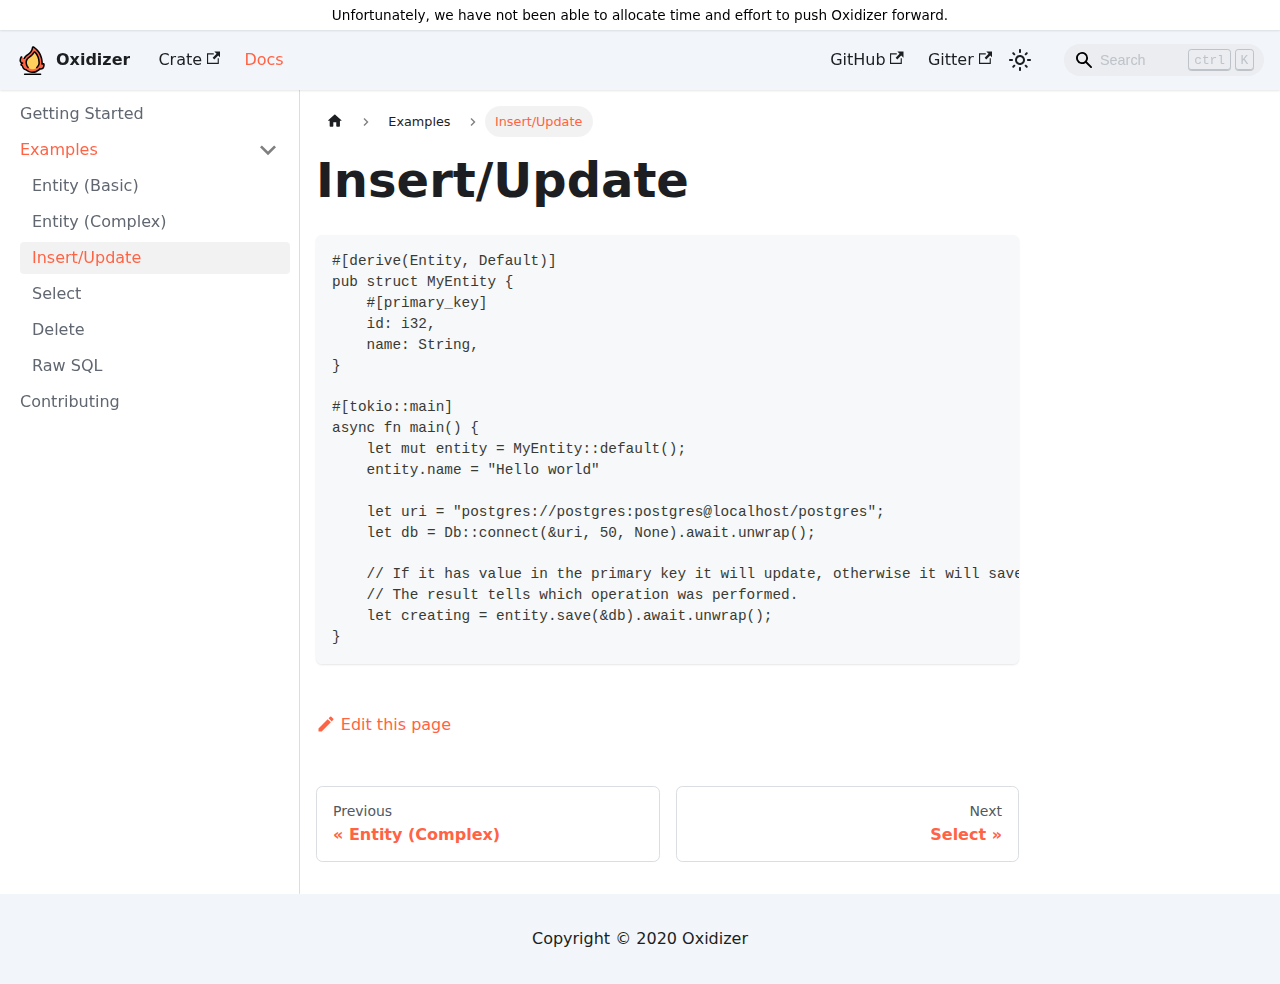
<file: docs/examples/insert-update/index.html>
<!doctype html>
<html lang="en" dir="ltr" class="docs-wrapper docs-doc-page docs-version-current plugin-docs plugin-id-default docs-doc-id-examples/insert-update">
<head>
<meta charset="UTF-8">
<meta name="generator" content="Docusaurus v2.1.0">
<title data-rh="true">Insert/Update | Oxidizer</title><meta data-rh="true" name="viewport" content="width=device-width,initial-scale=1"><meta data-rh="true" name="twitter:card" content="summary_large_image"><meta data-rh="true" property="og:image" content="https://oxidizer-rs.github.io/img/oxidizer.png"><meta data-rh="true" name="twitter:image" content="https://oxidizer-rs.github.io/img/oxidizer.png"><meta data-rh="true" property="og:url" content="https://oxidizer-rs.github.io/docs/examples/insert-update"><meta data-rh="true" name="docusaurus_locale" content="en"><meta data-rh="true" name="docsearch:language" content="en"><meta data-rh="true" name="docusaurus_version" content="current"><meta data-rh="true" name="docusaurus_tag" content="docs-default-current"><meta data-rh="true" name="docsearch:version" content="current"><meta data-rh="true" name="docsearch:docusaurus_tag" content="docs-default-current"><meta data-rh="true" property="og:title" content="Insert/Update | Oxidizer"><link data-rh="true" rel="icon" href="/img/favicon.ico"><link data-rh="true" rel="canonical" href="https://oxidizer-rs.github.io/docs/examples/insert-update"><link data-rh="true" rel="alternate" href="https://oxidizer-rs.github.io/docs/examples/insert-update" hreflang="en"><link data-rh="true" rel="alternate" href="https://oxidizer-rs.github.io/docs/examples/insert-update" hreflang="x-default"><link rel="preconnect" href="https://www.google-analytics.com">
<script>window.ga=window.ga||function(){(ga.q=ga.q||[]).push(arguments)},ga.l=+new Date,ga("create","UA-175460494-1","auto"),ga("set","anonymizeIp",!0),ga("send","pageview")</script>
<script async src="https://www.google-analytics.com/analytics.js"></script><link rel="stylesheet" href="/assets/css/styles.5c30daba.css">
<link rel="preload" href="/assets/js/runtime~main.25ac676f.js" as="script">
<link rel="preload" href="/assets/js/main.365c507c.js" as="script">
</head>
<body class="navigation-with-keyboard">
<script>!function(){function t(t){document.documentElement.setAttribute("data-theme",t)}var e=function(){var t=null;try{t=localStorage.getItem("theme")}catch(t){}return t}();null!==e?t(e):window.matchMedia("(prefers-color-scheme: dark)").matches?t("dark"):(window.matchMedia("(prefers-color-scheme: light)").matches,t("light"))}(),document.documentElement.setAttribute("data-announcement-bar-initially-dismissed",function(){try{return"true"===localStorage.getItem("docusaurus.announcement.dismiss")}catch(t){}return!1}())</script><div id="__docusaurus">
<div role="region" aria-label="theme.common.skipToMainContent"><a href="#" class="skipToContent_fXgn">Skip to main content</a></div><div class="announcementBar_mb4j" role="banner"><div class="content_knG7 announcementBarContent_xLdY">Unfortunately, we have not been able to allocate time and effort to push Oxidizer forward.</div></div><nav class="navbar navbar--fixed-top"><div class="navbar__inner"><div class="navbar__items"><button aria-label="Navigation bar toggle" class="navbar__toggle clean-btn" type="button" tabindex="0"><svg width="30" height="30" viewBox="0 0 30 30" aria-hidden="true"><path stroke="currentColor" stroke-linecap="round" stroke-miterlimit="10" stroke-width="2" d="M4 7h22M4 15h22M4 23h22"></path></svg></button><a class="navbar__brand" href="/"><div class="navbar__logo"><img src="/img/logo.svg" alt="Oxidizer Logo" class="themedImage_ToTc themedImage--light_HNdA"><img src="/img/logo.svg" alt="Oxidizer Logo" class="themedImage_ToTc themedImage--dark_i4oU"></div><b class="navbar__title text--truncate">Oxidizer</b></a><a href="https://crates.io/crates/oxidizer" target="_blank" rel="noopener noreferrer" class="navbar__item navbar__link">Crate<svg width="13.5" height="13.5" aria-hidden="true" viewBox="0 0 24 24" class="iconExternalLink_nPIU"><path fill="currentColor" d="M21 13v10h-21v-19h12v2h-10v15h17v-8h2zm3-12h-10.988l4.035 4-6.977 7.07 2.828 2.828 6.977-7.07 4.125 4.172v-11z"></path></svg></a><a aria-current="page" class="navbar__item navbar__link navbar__link--active" href="/docs">Docs</a></div><div class="navbar__items navbar__items--right"><a href="https://github.com/oxidizer-rs/oxidizer" target="_blank" rel="noopener noreferrer" class="navbar__item navbar__link">GitHub<svg width="13.5" height="13.5" aria-hidden="true" viewBox="0 0 24 24" class="iconExternalLink_nPIU"><path fill="currentColor" d="M21 13v10h-21v-19h12v2h-10v15h17v-8h2zm3-12h-10.988l4.035 4-6.977 7.07 2.828 2.828 6.977-7.07 4.125 4.172v-11z"></path></svg></a><a href="https://gitter.im/oxidizer-rs" target="_blank" rel="noopener noreferrer" class="navbar__item navbar__link">Gitter<svg width="13.5" height="13.5" aria-hidden="true" viewBox="0 0 24 24" class="iconExternalLink_nPIU"><path fill="currentColor" d="M21 13v10h-21v-19h12v2h-10v15h17v-8h2zm3-12h-10.988l4.035 4-6.977 7.07 2.828 2.828 6.977-7.07 4.125 4.172v-11z"></path></svg></a><div class="toggle_vylO colorModeToggle_DEke"><button class="clean-btn toggleButton_gllP toggleButtonDisabled_aARS" type="button" disabled="" title="Switch between dark and light mode (currently light mode)" aria-label="Switch between dark and light mode (currently light mode)"><svg viewBox="0 0 24 24" width="24" height="24" class="lightToggleIcon_pyhR"><path fill="currentColor" d="M12,9c1.65,0,3,1.35,3,3s-1.35,3-3,3s-3-1.35-3-3S10.35,9,12,9 M12,7c-2.76,0-5,2.24-5,5s2.24,5,5,5s5-2.24,5-5 S14.76,7,12,7L12,7z M2,13l2,0c0.55,0,1-0.45,1-1s-0.45-1-1-1l-2,0c-0.55,0-1,0.45-1,1S1.45,13,2,13z M20,13l2,0c0.55,0,1-0.45,1-1 s-0.45-1-1-1l-2,0c-0.55,0-1,0.45-1,1S19.45,13,20,13z M11,2v2c0,0.55,0.45,1,1,1s1-0.45,1-1V2c0-0.55-0.45-1-1-1S11,1.45,11,2z M11,20v2c0,0.55,0.45,1,1,1s1-0.45,1-1v-2c0-0.55-0.45-1-1-1C11.45,19,11,19.45,11,20z M5.99,4.58c-0.39-0.39-1.03-0.39-1.41,0 c-0.39,0.39-0.39,1.03,0,1.41l1.06,1.06c0.39,0.39,1.03,0.39,1.41,0s0.39-1.03,0-1.41L5.99,4.58z M18.36,16.95 c-0.39-0.39-1.03-0.39-1.41,0c-0.39,0.39-0.39,1.03,0,1.41l1.06,1.06c0.39,0.39,1.03,0.39,1.41,0c0.39-0.39,0.39-1.03,0-1.41 L18.36,16.95z M19.42,5.99c0.39-0.39,0.39-1.03,0-1.41c-0.39-0.39-1.03-0.39-1.41,0l-1.06,1.06c-0.39,0.39-0.39,1.03,0,1.41 s1.03,0.39,1.41,0L19.42,5.99z M7.05,18.36c0.39-0.39,0.39-1.03,0-1.41c-0.39-0.39-1.03-0.39-1.41,0l-1.06,1.06 c-0.39,0.39-0.39,1.03,0,1.41s1.03,0.39,1.41,0L7.05,18.36z"></path></svg><svg viewBox="0 0 24 24" width="24" height="24" class="darkToggleIcon_wfgR"><path fill="currentColor" d="M9.37,5.51C9.19,6.15,9.1,6.82,9.1,7.5c0,4.08,3.32,7.4,7.4,7.4c0.68,0,1.35-0.09,1.99-0.27C17.45,17.19,14.93,19,12,19 c-3.86,0-7-3.14-7-7C5,9.07,6.81,6.55,9.37,5.51z M12,3c-4.97,0-9,4.03-9,9s4.03,9,9,9s9-4.03,9-9c0-0.46-0.04-0.92-0.1-1.36 c-0.98,1.37-2.58,2.26-4.4,2.26c-2.98,0-5.4-2.42-5.4-5.4c0-1.81,0.89-3.42,2.26-4.4C12.92,3.04,12.46,3,12,3L12,3z"></path></svg></button></div><div class="searchBox_ZlJk"><div class="navbar__search searchBarContainer_NW3z"><input placeholder="Search" aria-label="Search" class="navbar__search-input"><div class="loadingRing_RJI3 searchBarLoadingRing_YnHq"><div></div><div></div><div></div><div></div></div><div class="searchHintContainer_Pkmr"><kbd class="searchHint_iIMx">ctrl</kbd><kbd class="searchHint_iIMx">K</kbd></div></div></div></div></div><div role="presentation" class="navbar-sidebar__backdrop"></div></nav><div class="main-wrapper mainWrapper_z2l0 docsWrapper_BCFX"><button aria-label="Scroll back to top" class="clean-btn theme-back-to-top-button backToTopButton_sjWU" type="button"></button><div class="docPage__5DB"><aside class="theme-doc-sidebar-container docSidebarContainer_b6E3"><div class="sidebar_njMd"><nav class="menu thin-scrollbar menu_SIkG menuWithAnnouncementBar_GW3s"><ul class="theme-doc-sidebar-menu menu__list"><li class="theme-doc-sidebar-item-link theme-doc-sidebar-item-link-level-1 menu__list-item"><a class="menu__link" href="/docs/">Getting Started</a></li><li class="theme-doc-sidebar-item-category theme-doc-sidebar-item-category-level-1 menu__list-item"><div class="menu__list-item-collapsible"><a class="menu__link menu__link--sublist menu__link--sublist-caret menu__link--active" aria-expanded="true" href="/docs/examples/entity-basic">Examples</a></div><ul style="display:block;overflow:visible;height:auto" class="menu__list"><li class="theme-doc-sidebar-item-link theme-doc-sidebar-item-link-level-2 menu__list-item"><a class="menu__link" tabindex="0" href="/docs/examples/entity-basic">Entity (Basic)</a></li><li class="theme-doc-sidebar-item-link theme-doc-sidebar-item-link-level-2 menu__list-item"><a class="menu__link" tabindex="0" href="/docs/examples/entity-complex">Entity (Complex)</a></li><li class="theme-doc-sidebar-item-link theme-doc-sidebar-item-link-level-2 menu__list-item"><a class="menu__link menu__link--active" aria-current="page" tabindex="0" href="/docs/examples/insert-update">Insert/Update</a></li><li class="theme-doc-sidebar-item-link theme-doc-sidebar-item-link-level-2 menu__list-item"><a class="menu__link" tabindex="0" href="/docs/examples/select">Select</a></li><li class="theme-doc-sidebar-item-link theme-doc-sidebar-item-link-level-2 menu__list-item"><a class="menu__link" tabindex="0" href="/docs/examples/delete">Delete</a></li><li class="theme-doc-sidebar-item-link theme-doc-sidebar-item-link-level-2 menu__list-item"><a class="menu__link" tabindex="0" href="/docs/examples/raw">Raw SQL</a></li></ul></li><li class="theme-doc-sidebar-item-link theme-doc-sidebar-item-link-level-1 menu__list-item"><a class="menu__link" href="/docs/contributing">Contributing</a></li></ul></nav></div></aside><main class="docMainContainer_gTbr"><div class="container padding-top--md padding-bottom--lg"><div class="row"><div class="col docItemCol_VOVn"><div class="docItemContainer_Djhp"><article><nav class="theme-doc-breadcrumbs breadcrumbsContainer_Z_bl" aria-label="Breadcrumbs"><ul class="breadcrumbs" itemscope="" itemtype="https://schema.org/BreadcrumbList"><li class="breadcrumbs__item"><a aria-label="Home page" class="breadcrumbs__link" href="/"><svg viewBox="0 0 24 24" class="breadcrumbHomeIcon_OVgt"><path d="M10 19v-5h4v5c0 .55.45 1 1 1h3c.55 0 1-.45 1-1v-7h1.7c.46 0 .68-.57.33-.87L12.67 3.6c-.38-.34-.96-.34-1.34 0l-8.36 7.53c-.34.3-.13.87.33.87H5v7c0 .55.45 1 1 1h3c.55 0 1-.45 1-1z" fill="currentColor"></path></svg></a></li><li class="breadcrumbs__item"><span class="breadcrumbs__link">Examples</span><meta itemprop="position" content="1"></li><li itemscope="" itemprop="itemListElement" itemtype="https://schema.org/ListItem" class="breadcrumbs__item breadcrumbs__item--active"><span class="breadcrumbs__link" itemprop="name">Insert/Update</span><meta itemprop="position" content="2"></li></ul></nav><div class="theme-doc-markdown markdown"><header><h1>Insert/Update</h1></header><div class="language-rust codeBlockContainer_Ckt0 theme-code-block" style="--prism-color:#393A34;--prism-background-color:#f6f8fa"><div class="codeBlockContent_biex"><pre tabindex="0" class="prism-code language-rust codeBlock_bY9V thin-scrollbar"><code class="codeBlockLines_e6Vv"><span class="token-line" style="color:#393A34"><span class="token attribute attr-name" style="color:#00a4db">#[derive(Entity, Default)]</span><span class="token plain"></span><br></span><span class="token-line" style="color:#393A34"><span class="token plain"></span><span class="token keyword" style="color:#00009f">pub</span><span class="token plain"> </span><span class="token keyword" style="color:#00009f">struct</span><span class="token plain"> </span><span class="token type-definition class-name">MyEntity</span><span class="token plain"> </span><span class="token punctuation" style="color:#393A34">{</span><span class="token plain"></span><br></span><span class="token-line" style="color:#393A34"><span class="token plain">    </span><span class="token attribute attr-name" style="color:#00a4db">#[primary_key]</span><span class="token plain"></span><br></span><span class="token-line" style="color:#393A34"><span class="token plain">    id</span><span class="token punctuation" style="color:#393A34">:</span><span class="token plain"> </span><span class="token keyword" style="color:#00009f">i32</span><span class="token punctuation" style="color:#393A34">,</span><span class="token plain"></span><br></span><span class="token-line" style="color:#393A34"><span class="token plain">    name</span><span class="token punctuation" style="color:#393A34">:</span><span class="token plain"> </span><span class="token class-name">String</span><span class="token punctuation" style="color:#393A34">,</span><span class="token plain"></span><br></span><span class="token-line" style="color:#393A34"><span class="token plain"></span><span class="token punctuation" style="color:#393A34">}</span><span class="token plain"></span><br></span><span class="token-line" style="color:#393A34"><span class="token plain" style="display:inline-block"></span><br></span><span class="token-line" style="color:#393A34"><span class="token plain"></span><span class="token attribute attr-name" style="color:#00a4db">#[tokio::main]</span><span class="token plain"></span><br></span><span class="token-line" style="color:#393A34"><span class="token plain"></span><span class="token keyword" style="color:#00009f">async</span><span class="token plain"> </span><span class="token keyword" style="color:#00009f">fn</span><span class="token plain"> </span><span class="token function-definition function" style="color:#d73a49">main</span><span class="token punctuation" style="color:#393A34">(</span><span class="token punctuation" style="color:#393A34">)</span><span class="token plain"> </span><span class="token punctuation" style="color:#393A34">{</span><span class="token plain"></span><br></span><span class="token-line" style="color:#393A34"><span class="token plain">    </span><span class="token keyword" style="color:#00009f">let</span><span class="token plain"> </span><span class="token keyword" style="color:#00009f">mut</span><span class="token plain"> entity </span><span class="token operator" style="color:#393A34">=</span><span class="token plain"> </span><span class="token class-name">MyEntity</span><span class="token punctuation" style="color:#393A34">::</span><span class="token function" style="color:#d73a49">default</span><span class="token punctuation" style="color:#393A34">(</span><span class="token punctuation" style="color:#393A34">)</span><span class="token punctuation" style="color:#393A34">;</span><span class="token plain"></span><br></span><span class="token-line" style="color:#393A34"><span class="token plain">    entity</span><span class="token punctuation" style="color:#393A34">.</span><span class="token plain">name </span><span class="token operator" style="color:#393A34">=</span><span class="token plain"> </span><span class="token string" style="color:#e3116c">&quot;Hello world&quot;</span><span class="token plain"></span><br></span><span class="token-line" style="color:#393A34"><span class="token plain" style="display:inline-block"></span><br></span><span class="token-line" style="color:#393A34"><span class="token plain">    </span><span class="token keyword" style="color:#00009f">let</span><span class="token plain"> uri </span><span class="token operator" style="color:#393A34">=</span><span class="token plain"> </span><span class="token string" style="color:#e3116c">&quot;postgres://postgres:postgres@localhost/postgres&quot;</span><span class="token punctuation" style="color:#393A34">;</span><span class="token plain"></span><br></span><span class="token-line" style="color:#393A34"><span class="token plain">    </span><span class="token keyword" style="color:#00009f">let</span><span class="token plain"> db </span><span class="token operator" style="color:#393A34">=</span><span class="token plain"> </span><span class="token class-name">Db</span><span class="token punctuation" style="color:#393A34">::</span><span class="token function" style="color:#d73a49">connect</span><span class="token punctuation" style="color:#393A34">(</span><span class="token operator" style="color:#393A34">&amp;</span><span class="token plain">uri</span><span class="token punctuation" style="color:#393A34">,</span><span class="token plain"> </span><span class="token number" style="color:#36acaa">50</span><span class="token punctuation" style="color:#393A34">,</span><span class="token plain"> </span><span class="token class-name">None</span><span class="token punctuation" style="color:#393A34">)</span><span class="token punctuation" style="color:#393A34">.</span><span class="token keyword" style="color:#00009f">await</span><span class="token punctuation" style="color:#393A34">.</span><span class="token function" style="color:#d73a49">unwrap</span><span class="token punctuation" style="color:#393A34">(</span><span class="token punctuation" style="color:#393A34">)</span><span class="token punctuation" style="color:#393A34">;</span><span class="token plain"></span><br></span><span class="token-line" style="color:#393A34"><span class="token plain" style="display:inline-block"></span><br></span><span class="token-line" style="color:#393A34"><span class="token plain">    </span><span class="token comment" style="color:#999988;font-style:italic">// If it has value in the primary key it will update, otherwise it will save.</span><span class="token plain"></span><br></span><span class="token-line" style="color:#393A34"><span class="token plain">    </span><span class="token comment" style="color:#999988;font-style:italic">// The result tells which operation was performed.</span><span class="token plain"></span><br></span><span class="token-line" style="color:#393A34"><span class="token plain">    </span><span class="token keyword" style="color:#00009f">let</span><span class="token plain"> creating </span><span class="token operator" style="color:#393A34">=</span><span class="token plain"> entity</span><span class="token punctuation" style="color:#393A34">.</span><span class="token function" style="color:#d73a49">save</span><span class="token punctuation" style="color:#393A34">(</span><span class="token operator" style="color:#393A34">&amp;</span><span class="token plain">db</span><span class="token punctuation" style="color:#393A34">)</span><span class="token punctuation" style="color:#393A34">.</span><span class="token keyword" style="color:#00009f">await</span><span class="token punctuation" style="color:#393A34">.</span><span class="token function" style="color:#d73a49">unwrap</span><span class="token punctuation" style="color:#393A34">(</span><span class="token punctuation" style="color:#393A34">)</span><span class="token punctuation" style="color:#393A34">;</span><span class="token plain"></span><br></span><span class="token-line" style="color:#393A34"><span class="token plain"></span><span class="token punctuation" style="color:#393A34">}</span><br></span></code></pre><div class="buttonGroup__atx"><button type="button" aria-label="Copy code to clipboard" title="Copy" class="clean-btn"><span class="copyButtonIcons_eSgA" aria-hidden="true"><svg class="copyButtonIcon_y97N" viewBox="0 0 24 24"><path d="M19,21H8V7H19M19,5H8A2,2 0 0,0 6,7V21A2,2 0 0,0 8,23H19A2,2 0 0,0 21,21V7A2,2 0 0,0 19,5M16,1H4A2,2 0 0,0 2,3V17H4V3H16V1Z"></path></svg><svg class="copyButtonSuccessIcon_LjdS" viewBox="0 0 24 24"><path d="M21,7L9,19L3.5,13.5L4.91,12.09L9,16.17L19.59,5.59L21,7Z"></path></svg></span></button></div></div></div></div><footer class="theme-doc-footer docusaurus-mt-lg"><div class="theme-doc-footer-edit-meta-row row"><div class="col"><a href="https://github.com/oxidizer-rs/website/edit/main/docs/examples/insert-update.md" target="_blank" rel="noreferrer noopener" class="theme-edit-this-page"><svg fill="currentColor" height="20" width="20" viewBox="0 0 40 40" class="iconEdit_Z9Sw" aria-hidden="true"><g><path d="m34.5 11.7l-3 3.1-6.3-6.3 3.1-3q0.5-0.5 1.2-0.5t1.1 0.5l3.9 3.9q0.5 0.4 0.5 1.1t-0.5 1.2z m-29.5 17.1l18.4-18.5 6.3 6.3-18.4 18.4h-6.3v-6.2z"></path></g></svg>Edit this page</a></div><div class="col lastUpdated_vwxv"></div></div></footer></article><nav class="pagination-nav docusaurus-mt-lg" aria-label="Docs pages navigation"><a class="pagination-nav__link pagination-nav__link--prev" href="/docs/examples/entity-complex"><div class="pagination-nav__sublabel">Previous</div><div class="pagination-nav__label">Entity (Complex)</div></a><a class="pagination-nav__link pagination-nav__link--next" href="/docs/examples/select"><div class="pagination-nav__sublabel">Next</div><div class="pagination-nav__label">Select</div></a></nav></div></div></div></div></main></div></div><footer class="footer"><div class="container container-fluid"><div class="footer__bottom text--center"><div class="footer__copyright">Copyright © 2020 Oxidizer</div></div></div></footer></div>
<script src="/assets/js/runtime~main.25ac676f.js"></script>
<script src="/assets/js/main.365c507c.js"></script>
</body>
</html>
</file>
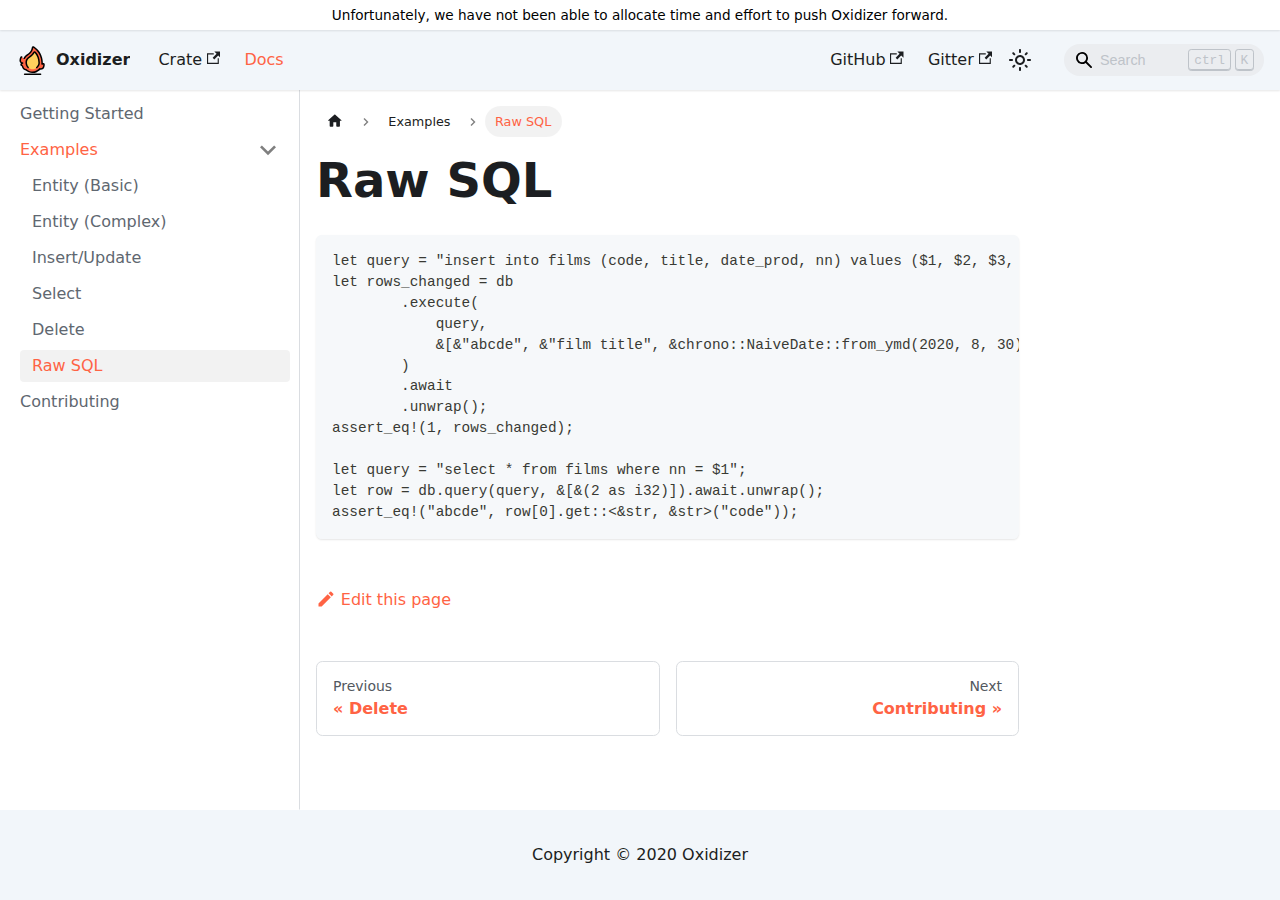
<file: docs/examples/raw/index.html>
<!doctype html>
<html lang="en" dir="ltr" class="docs-wrapper docs-doc-page docs-version-current plugin-docs plugin-id-default docs-doc-id-examples/raw">
<head>
<meta charset="UTF-8">
<meta name="generator" content="Docusaurus v2.1.0">
<title data-rh="true">Raw SQL | Oxidizer</title><meta data-rh="true" name="viewport" content="width=device-width,initial-scale=1"><meta data-rh="true" name="twitter:card" content="summary_large_image"><meta data-rh="true" property="og:image" content="https://oxidizer-rs.github.io/img/oxidizer.png"><meta data-rh="true" name="twitter:image" content="https://oxidizer-rs.github.io/img/oxidizer.png"><meta data-rh="true" property="og:url" content="https://oxidizer-rs.github.io/docs/examples/raw"><meta data-rh="true" name="docusaurus_locale" content="en"><meta data-rh="true" name="docsearch:language" content="en"><meta data-rh="true" name="docusaurus_version" content="current"><meta data-rh="true" name="docusaurus_tag" content="docs-default-current"><meta data-rh="true" name="docsearch:version" content="current"><meta data-rh="true" name="docsearch:docusaurus_tag" content="docs-default-current"><meta data-rh="true" property="og:title" content="Raw SQL | Oxidizer"><link data-rh="true" rel="icon" href="/img/favicon.ico"><link data-rh="true" rel="canonical" href="https://oxidizer-rs.github.io/docs/examples/raw"><link data-rh="true" rel="alternate" href="https://oxidizer-rs.github.io/docs/examples/raw" hreflang="en"><link data-rh="true" rel="alternate" href="https://oxidizer-rs.github.io/docs/examples/raw" hreflang="x-default"><link rel="preconnect" href="https://www.google-analytics.com">
<script>window.ga=window.ga||function(){(ga.q=ga.q||[]).push(arguments)},ga.l=+new Date,ga("create","UA-175460494-1","auto"),ga("set","anonymizeIp",!0),ga("send","pageview")</script>
<script async src="https://www.google-analytics.com/analytics.js"></script><link rel="stylesheet" href="/assets/css/styles.5c30daba.css">
<link rel="preload" href="/assets/js/runtime~main.25ac676f.js" as="script">
<link rel="preload" href="/assets/js/main.365c507c.js" as="script">
</head>
<body class="navigation-with-keyboard">
<script>!function(){function t(t){document.documentElement.setAttribute("data-theme",t)}var e=function(){var t=null;try{t=localStorage.getItem("theme")}catch(t){}return t}();null!==e?t(e):window.matchMedia("(prefers-color-scheme: dark)").matches?t("dark"):(window.matchMedia("(prefers-color-scheme: light)").matches,t("light"))}(),document.documentElement.setAttribute("data-announcement-bar-initially-dismissed",function(){try{return"true"===localStorage.getItem("docusaurus.announcement.dismiss")}catch(t){}return!1}())</script><div id="__docusaurus">
<div role="region" aria-label="theme.common.skipToMainContent"><a href="#" class="skipToContent_fXgn">Skip to main content</a></div><div class="announcementBar_mb4j" role="banner"><div class="content_knG7 announcementBarContent_xLdY">Unfortunately, we have not been able to allocate time and effort to push Oxidizer forward.</div></div><nav class="navbar navbar--fixed-top"><div class="navbar__inner"><div class="navbar__items"><button aria-label="Navigation bar toggle" class="navbar__toggle clean-btn" type="button" tabindex="0"><svg width="30" height="30" viewBox="0 0 30 30" aria-hidden="true"><path stroke="currentColor" stroke-linecap="round" stroke-miterlimit="10" stroke-width="2" d="M4 7h22M4 15h22M4 23h22"></path></svg></button><a class="navbar__brand" href="/"><div class="navbar__logo"><img src="/img/logo.svg" alt="Oxidizer Logo" class="themedImage_ToTc themedImage--light_HNdA"><img src="/img/logo.svg" alt="Oxidizer Logo" class="themedImage_ToTc themedImage--dark_i4oU"></div><b class="navbar__title text--truncate">Oxidizer</b></a><a href="https://crates.io/crates/oxidizer" target="_blank" rel="noopener noreferrer" class="navbar__item navbar__link">Crate<svg width="13.5" height="13.5" aria-hidden="true" viewBox="0 0 24 24" class="iconExternalLink_nPIU"><path fill="currentColor" d="M21 13v10h-21v-19h12v2h-10v15h17v-8h2zm3-12h-10.988l4.035 4-6.977 7.07 2.828 2.828 6.977-7.07 4.125 4.172v-11z"></path></svg></a><a aria-current="page" class="navbar__item navbar__link navbar__link--active" href="/docs">Docs</a></div><div class="navbar__items navbar__items--right"><a href="https://github.com/oxidizer-rs/oxidizer" target="_blank" rel="noopener noreferrer" class="navbar__item navbar__link">GitHub<svg width="13.5" height="13.5" aria-hidden="true" viewBox="0 0 24 24" class="iconExternalLink_nPIU"><path fill="currentColor" d="M21 13v10h-21v-19h12v2h-10v15h17v-8h2zm3-12h-10.988l4.035 4-6.977 7.07 2.828 2.828 6.977-7.07 4.125 4.172v-11z"></path></svg></a><a href="https://gitter.im/oxidizer-rs" target="_blank" rel="noopener noreferrer" class="navbar__item navbar__link">Gitter<svg width="13.5" height="13.5" aria-hidden="true" viewBox="0 0 24 24" class="iconExternalLink_nPIU"><path fill="currentColor" d="M21 13v10h-21v-19h12v2h-10v15h17v-8h2zm3-12h-10.988l4.035 4-6.977 7.07 2.828 2.828 6.977-7.07 4.125 4.172v-11z"></path></svg></a><div class="toggle_vylO colorModeToggle_DEke"><button class="clean-btn toggleButton_gllP toggleButtonDisabled_aARS" type="button" disabled="" title="Switch between dark and light mode (currently light mode)" aria-label="Switch between dark and light mode (currently light mode)"><svg viewBox="0 0 24 24" width="24" height="24" class="lightToggleIcon_pyhR"><path fill="currentColor" d="M12,9c1.65,0,3,1.35,3,3s-1.35,3-3,3s-3-1.35-3-3S10.35,9,12,9 M12,7c-2.76,0-5,2.24-5,5s2.24,5,5,5s5-2.24,5-5 S14.76,7,12,7L12,7z M2,13l2,0c0.55,0,1-0.45,1-1s-0.45-1-1-1l-2,0c-0.55,0-1,0.45-1,1S1.45,13,2,13z M20,13l2,0c0.55,0,1-0.45,1-1 s-0.45-1-1-1l-2,0c-0.55,0-1,0.45-1,1S19.45,13,20,13z M11,2v2c0,0.55,0.45,1,1,1s1-0.45,1-1V2c0-0.55-0.45-1-1-1S11,1.45,11,2z M11,20v2c0,0.55,0.45,1,1,1s1-0.45,1-1v-2c0-0.55-0.45-1-1-1C11.45,19,11,19.45,11,20z M5.99,4.58c-0.39-0.39-1.03-0.39-1.41,0 c-0.39,0.39-0.39,1.03,0,1.41l1.06,1.06c0.39,0.39,1.03,0.39,1.41,0s0.39-1.03,0-1.41L5.99,4.58z M18.36,16.95 c-0.39-0.39-1.03-0.39-1.41,0c-0.39,0.39-0.39,1.03,0,1.41l1.06,1.06c0.39,0.39,1.03,0.39,1.41,0c0.39-0.39,0.39-1.03,0-1.41 L18.36,16.95z M19.42,5.99c0.39-0.39,0.39-1.03,0-1.41c-0.39-0.39-1.03-0.39-1.41,0l-1.06,1.06c-0.39,0.39-0.39,1.03,0,1.41 s1.03,0.39,1.41,0L19.42,5.99z M7.05,18.36c0.39-0.39,0.39-1.03,0-1.41c-0.39-0.39-1.03-0.39-1.41,0l-1.06,1.06 c-0.39,0.39-0.39,1.03,0,1.41s1.03,0.39,1.41,0L7.05,18.36z"></path></svg><svg viewBox="0 0 24 24" width="24" height="24" class="darkToggleIcon_wfgR"><path fill="currentColor" d="M9.37,5.51C9.19,6.15,9.1,6.82,9.1,7.5c0,4.08,3.32,7.4,7.4,7.4c0.68,0,1.35-0.09,1.99-0.27C17.45,17.19,14.93,19,12,19 c-3.86,0-7-3.14-7-7C5,9.07,6.81,6.55,9.37,5.51z M12,3c-4.97,0-9,4.03-9,9s4.03,9,9,9s9-4.03,9-9c0-0.46-0.04-0.92-0.1-1.36 c-0.98,1.37-2.58,2.26-4.4,2.26c-2.98,0-5.4-2.42-5.4-5.4c0-1.81,0.89-3.42,2.26-4.4C12.92,3.04,12.46,3,12,3L12,3z"></path></svg></button></div><div class="searchBox_ZlJk"><div class="navbar__search searchBarContainer_NW3z"><input placeholder="Search" aria-label="Search" class="navbar__search-input"><div class="loadingRing_RJI3 searchBarLoadingRing_YnHq"><div></div><div></div><div></div><div></div></div><div class="searchHintContainer_Pkmr"><kbd class="searchHint_iIMx">ctrl</kbd><kbd class="searchHint_iIMx">K</kbd></div></div></div></div></div><div role="presentation" class="navbar-sidebar__backdrop"></div></nav><div class="main-wrapper mainWrapper_z2l0 docsWrapper_BCFX"><button aria-label="Scroll back to top" class="clean-btn theme-back-to-top-button backToTopButton_sjWU" type="button"></button><div class="docPage__5DB"><aside class="theme-doc-sidebar-container docSidebarContainer_b6E3"><div class="sidebar_njMd"><nav class="menu thin-scrollbar menu_SIkG menuWithAnnouncementBar_GW3s"><ul class="theme-doc-sidebar-menu menu__list"><li class="theme-doc-sidebar-item-link theme-doc-sidebar-item-link-level-1 menu__list-item"><a class="menu__link" href="/docs/">Getting Started</a></li><li class="theme-doc-sidebar-item-category theme-doc-sidebar-item-category-level-1 menu__list-item"><div class="menu__list-item-collapsible"><a class="menu__link menu__link--sublist menu__link--sublist-caret menu__link--active" aria-expanded="true" href="/docs/examples/entity-basic">Examples</a></div><ul style="display:block;overflow:visible;height:auto" class="menu__list"><li class="theme-doc-sidebar-item-link theme-doc-sidebar-item-link-level-2 menu__list-item"><a class="menu__link" tabindex="0" href="/docs/examples/entity-basic">Entity (Basic)</a></li><li class="theme-doc-sidebar-item-link theme-doc-sidebar-item-link-level-2 menu__list-item"><a class="menu__link" tabindex="0" href="/docs/examples/entity-complex">Entity (Complex)</a></li><li class="theme-doc-sidebar-item-link theme-doc-sidebar-item-link-level-2 menu__list-item"><a class="menu__link" tabindex="0" href="/docs/examples/insert-update">Insert/Update</a></li><li class="theme-doc-sidebar-item-link theme-doc-sidebar-item-link-level-2 menu__list-item"><a class="menu__link" tabindex="0" href="/docs/examples/select">Select</a></li><li class="theme-doc-sidebar-item-link theme-doc-sidebar-item-link-level-2 menu__list-item"><a class="menu__link" tabindex="0" href="/docs/examples/delete">Delete</a></li><li class="theme-doc-sidebar-item-link theme-doc-sidebar-item-link-level-2 menu__list-item"><a class="menu__link menu__link--active" aria-current="page" tabindex="0" href="/docs/examples/raw">Raw SQL</a></li></ul></li><li class="theme-doc-sidebar-item-link theme-doc-sidebar-item-link-level-1 menu__list-item"><a class="menu__link" href="/docs/contributing">Contributing</a></li></ul></nav></div></aside><main class="docMainContainer_gTbr"><div class="container padding-top--md padding-bottom--lg"><div class="row"><div class="col docItemCol_VOVn"><div class="docItemContainer_Djhp"><article><nav class="theme-doc-breadcrumbs breadcrumbsContainer_Z_bl" aria-label="Breadcrumbs"><ul class="breadcrumbs" itemscope="" itemtype="https://schema.org/BreadcrumbList"><li class="breadcrumbs__item"><a aria-label="Home page" class="breadcrumbs__link" href="/"><svg viewBox="0 0 24 24" class="breadcrumbHomeIcon_OVgt"><path d="M10 19v-5h4v5c0 .55.45 1 1 1h3c.55 0 1-.45 1-1v-7h1.7c.46 0 .68-.57.33-.87L12.67 3.6c-.38-.34-.96-.34-1.34 0l-8.36 7.53c-.34.3-.13.87.33.87H5v7c0 .55.45 1 1 1h3c.55 0 1-.45 1-1z" fill="currentColor"></path></svg></a></li><li class="breadcrumbs__item"><span class="breadcrumbs__link">Examples</span><meta itemprop="position" content="1"></li><li itemscope="" itemprop="itemListElement" itemtype="https://schema.org/ListItem" class="breadcrumbs__item breadcrumbs__item--active"><span class="breadcrumbs__link" itemprop="name">Raw SQL</span><meta itemprop="position" content="2"></li></ul></nav><div class="theme-doc-markdown markdown"><header><h1>Raw SQL</h1></header><div class="language-rust codeBlockContainer_Ckt0 theme-code-block" style="--prism-color:#393A34;--prism-background-color:#f6f8fa"><div class="codeBlockContent_biex"><pre tabindex="0" class="prism-code language-rust codeBlock_bY9V thin-scrollbar"><code class="codeBlockLines_e6Vv"><span class="token-line" style="color:#393A34"><span class="token keyword" style="color:#00009f">let</span><span class="token plain"> query </span><span class="token operator" style="color:#393A34">=</span><span class="token plain"> </span><span class="token string" style="color:#e3116c">&quot;insert into films (code, title, date_prod, nn) values ($1, $2, $3, $4)&quot;</span><span class="token punctuation" style="color:#393A34">;</span><span class="token plain"></span><br></span><span class="token-line" style="color:#393A34"><span class="token plain"></span><span class="token keyword" style="color:#00009f">let</span><span class="token plain"> rows_changed </span><span class="token operator" style="color:#393A34">=</span><span class="token plain"> db</span><br></span><span class="token-line" style="color:#393A34"><span class="token plain">        </span><span class="token punctuation" style="color:#393A34">.</span><span class="token function" style="color:#d73a49">execute</span><span class="token punctuation" style="color:#393A34">(</span><span class="token plain"></span><br></span><span class="token-line" style="color:#393A34"><span class="token plain">            query</span><span class="token punctuation" style="color:#393A34">,</span><span class="token plain"></span><br></span><span class="token-line" style="color:#393A34"><span class="token plain">            </span><span class="token operator" style="color:#393A34">&amp;</span><span class="token punctuation" style="color:#393A34">[</span><span class="token operator" style="color:#393A34">&amp;</span><span class="token string" style="color:#e3116c">&quot;abcde&quot;</span><span class="token punctuation" style="color:#393A34">,</span><span class="token plain"> </span><span class="token operator" style="color:#393A34">&amp;</span><span class="token string" style="color:#e3116c">&quot;film title&quot;</span><span class="token punctuation" style="color:#393A34">,</span><span class="token plain"> </span><span class="token operator" style="color:#393A34">&amp;</span><span class="token namespace" style="opacity:0.7">chrono</span><span class="token namespace punctuation" style="opacity:0.7;color:#393A34">::</span><span class="token class-name">NaiveDate</span><span class="token punctuation" style="color:#393A34">::</span><span class="token function" style="color:#d73a49">from_ymd</span><span class="token punctuation" style="color:#393A34">(</span><span class="token number" style="color:#36acaa">2020</span><span class="token punctuation" style="color:#393A34">,</span><span class="token plain"> </span><span class="token number" style="color:#36acaa">8</span><span class="token punctuation" style="color:#393A34">,</span><span class="token plain"> </span><span class="token number" style="color:#36acaa">30</span><span class="token punctuation" style="color:#393A34">)</span><span class="token punctuation" style="color:#393A34">,</span><span class="token plain"> </span><span class="token operator" style="color:#393A34">&amp;</span><span class="token punctuation" style="color:#393A34">(</span><span class="token number" style="color:#36acaa">2</span><span class="token plain"> </span><span class="token keyword" style="color:#00009f">as</span><span class="token plain"> </span><span class="token keyword" style="color:#00009f">i32</span><span class="token punctuation" style="color:#393A34">)</span><span class="token punctuation" style="color:#393A34">]</span><span class="token plain"></span><br></span><span class="token-line" style="color:#393A34"><span class="token plain">        </span><span class="token punctuation" style="color:#393A34">)</span><span class="token plain"></span><br></span><span class="token-line" style="color:#393A34"><span class="token plain">        </span><span class="token punctuation" style="color:#393A34">.</span><span class="token keyword" style="color:#00009f">await</span><span class="token plain"></span><br></span><span class="token-line" style="color:#393A34"><span class="token plain">        </span><span class="token punctuation" style="color:#393A34">.</span><span class="token function" style="color:#d73a49">unwrap</span><span class="token punctuation" style="color:#393A34">(</span><span class="token punctuation" style="color:#393A34">)</span><span class="token punctuation" style="color:#393A34">;</span><span class="token plain"></span><br></span><span class="token-line" style="color:#393A34"><span class="token plain"></span><span class="token macro property" style="color:#36acaa">assert_eq!</span><span class="token punctuation" style="color:#393A34">(</span><span class="token number" style="color:#36acaa">1</span><span class="token punctuation" style="color:#393A34">,</span><span class="token plain"> rows_changed</span><span class="token punctuation" style="color:#393A34">)</span><span class="token punctuation" style="color:#393A34">;</span><span class="token plain"></span><br></span><span class="token-line" style="color:#393A34"><span class="token plain" style="display:inline-block"></span><br></span><span class="token-line" style="color:#393A34"><span class="token plain"></span><span class="token keyword" style="color:#00009f">let</span><span class="token plain"> query </span><span class="token operator" style="color:#393A34">=</span><span class="token plain"> </span><span class="token string" style="color:#e3116c">&quot;select * from films where nn = $1&quot;</span><span class="token punctuation" style="color:#393A34">;</span><span class="token plain"></span><br></span><span class="token-line" style="color:#393A34"><span class="token plain"></span><span class="token keyword" style="color:#00009f">let</span><span class="token plain"> row </span><span class="token operator" style="color:#393A34">=</span><span class="token plain"> db</span><span class="token punctuation" style="color:#393A34">.</span><span class="token function" style="color:#d73a49">query</span><span class="token punctuation" style="color:#393A34">(</span><span class="token plain">query</span><span class="token punctuation" style="color:#393A34">,</span><span class="token plain"> </span><span class="token operator" style="color:#393A34">&amp;</span><span class="token punctuation" style="color:#393A34">[</span><span class="token operator" style="color:#393A34">&amp;</span><span class="token punctuation" style="color:#393A34">(</span><span class="token number" style="color:#36acaa">2</span><span class="token plain"> </span><span class="token keyword" style="color:#00009f">as</span><span class="token plain"> </span><span class="token keyword" style="color:#00009f">i32</span><span class="token punctuation" style="color:#393A34">)</span><span class="token punctuation" style="color:#393A34">]</span><span class="token punctuation" style="color:#393A34">)</span><span class="token punctuation" style="color:#393A34">.</span><span class="token keyword" style="color:#00009f">await</span><span class="token punctuation" style="color:#393A34">.</span><span class="token function" style="color:#d73a49">unwrap</span><span class="token punctuation" style="color:#393A34">(</span><span class="token punctuation" style="color:#393A34">)</span><span class="token punctuation" style="color:#393A34">;</span><span class="token plain"></span><br></span><span class="token-line" style="color:#393A34"><span class="token plain"></span><span class="token macro property" style="color:#36acaa">assert_eq!</span><span class="token punctuation" style="color:#393A34">(</span><span class="token string" style="color:#e3116c">&quot;abcde&quot;</span><span class="token punctuation" style="color:#393A34">,</span><span class="token plain"> row</span><span class="token punctuation" style="color:#393A34">[</span><span class="token number" style="color:#36acaa">0</span><span class="token punctuation" style="color:#393A34">]</span><span class="token punctuation" style="color:#393A34">.</span><span class="token function" style="color:#d73a49">get</span><span class="token punctuation" style="color:#393A34">::</span><span class="token operator" style="color:#393A34">&lt;</span><span class="token operator" style="color:#393A34">&amp;</span><span class="token keyword" style="color:#00009f">str</span><span class="token punctuation" style="color:#393A34">,</span><span class="token plain"> </span><span class="token operator" style="color:#393A34">&amp;</span><span class="token keyword" style="color:#00009f">str</span><span class="token operator" style="color:#393A34">&gt;</span><span class="token punctuation" style="color:#393A34">(</span><span class="token string" style="color:#e3116c">&quot;code&quot;</span><span class="token punctuation" style="color:#393A34">)</span><span class="token punctuation" style="color:#393A34">)</span><span class="token punctuation" style="color:#393A34">;</span><br></span></code></pre><div class="buttonGroup__atx"><button type="button" aria-label="Copy code to clipboard" title="Copy" class="clean-btn"><span class="copyButtonIcons_eSgA" aria-hidden="true"><svg class="copyButtonIcon_y97N" viewBox="0 0 24 24"><path d="M19,21H8V7H19M19,5H8A2,2 0 0,0 6,7V21A2,2 0 0,0 8,23H19A2,2 0 0,0 21,21V7A2,2 0 0,0 19,5M16,1H4A2,2 0 0,0 2,3V17H4V3H16V1Z"></path></svg><svg class="copyButtonSuccessIcon_LjdS" viewBox="0 0 24 24"><path d="M21,7L9,19L3.5,13.5L4.91,12.09L9,16.17L19.59,5.59L21,7Z"></path></svg></span></button></div></div></div></div><footer class="theme-doc-footer docusaurus-mt-lg"><div class="theme-doc-footer-edit-meta-row row"><div class="col"><a href="https://github.com/oxidizer-rs/website/edit/main/docs/examples/raw.md" target="_blank" rel="noreferrer noopener" class="theme-edit-this-page"><svg fill="currentColor" height="20" width="20" viewBox="0 0 40 40" class="iconEdit_Z9Sw" aria-hidden="true"><g><path d="m34.5 11.7l-3 3.1-6.3-6.3 3.1-3q0.5-0.5 1.2-0.5t1.1 0.5l3.9 3.9q0.5 0.4 0.5 1.1t-0.5 1.2z m-29.5 17.1l18.4-18.5 6.3 6.3-18.4 18.4h-6.3v-6.2z"></path></g></svg>Edit this page</a></div><div class="col lastUpdated_vwxv"></div></div></footer></article><nav class="pagination-nav docusaurus-mt-lg" aria-label="Docs pages navigation"><a class="pagination-nav__link pagination-nav__link--prev" href="/docs/examples/delete"><div class="pagination-nav__sublabel">Previous</div><div class="pagination-nav__label">Delete</div></a><a class="pagination-nav__link pagination-nav__link--next" href="/docs/contributing"><div class="pagination-nav__sublabel">Next</div><div class="pagination-nav__label">Contributing</div></a></nav></div></div></div></div></main></div></div><footer class="footer"><div class="container container-fluid"><div class="footer__bottom text--center"><div class="footer__copyright">Copyright © 2020 Oxidizer</div></div></div></footer></div>
<script src="/assets/js/runtime~main.25ac676f.js"></script>
<script src="/assets/js/main.365c507c.js"></script>
</body>
</html>
</file>
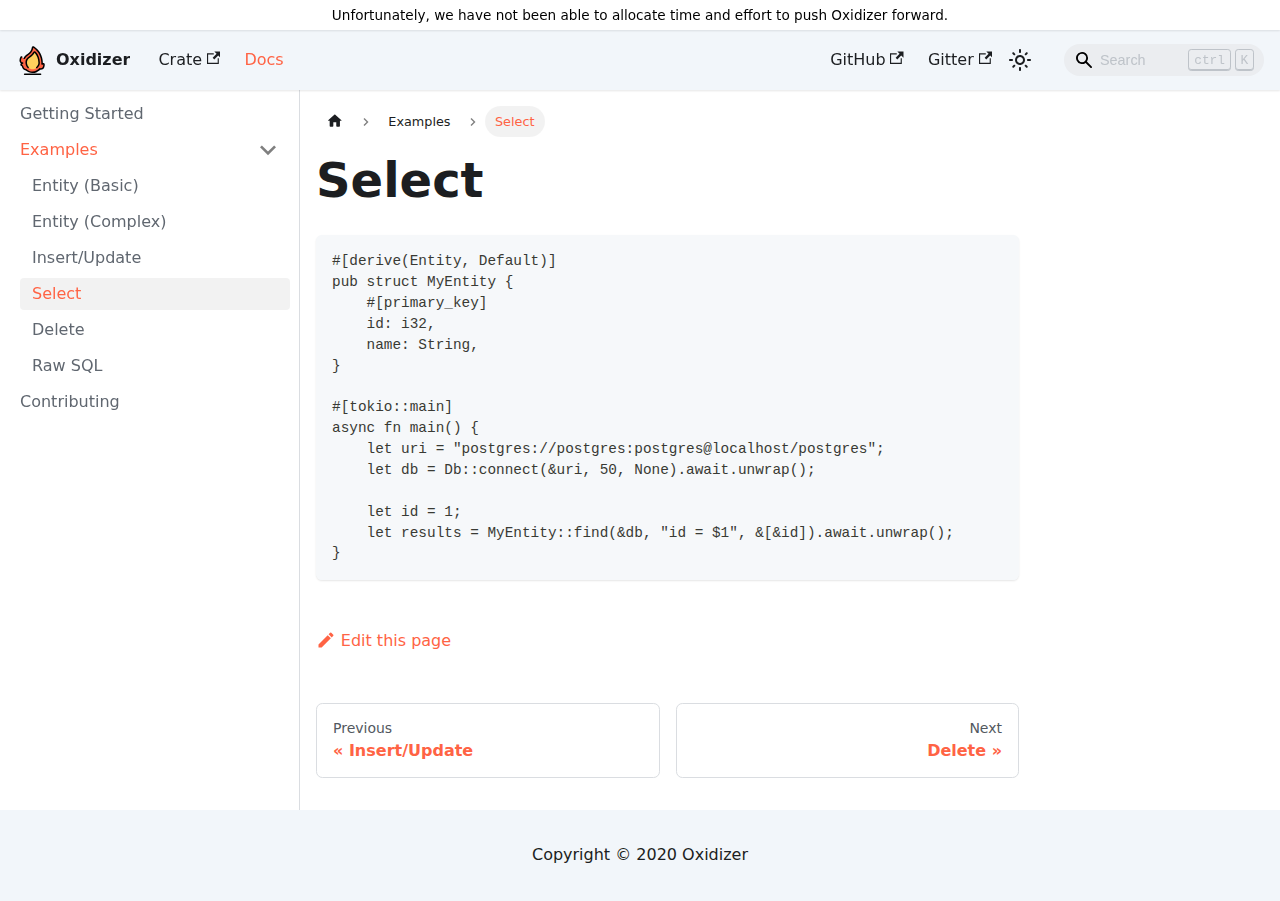
<file: docs/examples/select/index.html>
<!doctype html>
<html lang="en" dir="ltr" class="docs-wrapper docs-doc-page docs-version-current plugin-docs plugin-id-default docs-doc-id-examples/select">
<head>
<meta charset="UTF-8">
<meta name="generator" content="Docusaurus v2.1.0">
<title data-rh="true">Select | Oxidizer</title><meta data-rh="true" name="viewport" content="width=device-width,initial-scale=1"><meta data-rh="true" name="twitter:card" content="summary_large_image"><meta data-rh="true" property="og:image" content="https://oxidizer-rs.github.io/img/oxidizer.png"><meta data-rh="true" name="twitter:image" content="https://oxidizer-rs.github.io/img/oxidizer.png"><meta data-rh="true" property="og:url" content="https://oxidizer-rs.github.io/docs/examples/select"><meta data-rh="true" name="docusaurus_locale" content="en"><meta data-rh="true" name="docsearch:language" content="en"><meta data-rh="true" name="docusaurus_version" content="current"><meta data-rh="true" name="docusaurus_tag" content="docs-default-current"><meta data-rh="true" name="docsearch:version" content="current"><meta data-rh="true" name="docsearch:docusaurus_tag" content="docs-default-current"><meta data-rh="true" property="og:title" content="Select | Oxidizer"><link data-rh="true" rel="icon" href="/img/favicon.ico"><link data-rh="true" rel="canonical" href="https://oxidizer-rs.github.io/docs/examples/select"><link data-rh="true" rel="alternate" href="https://oxidizer-rs.github.io/docs/examples/select" hreflang="en"><link data-rh="true" rel="alternate" href="https://oxidizer-rs.github.io/docs/examples/select" hreflang="x-default"><link rel="preconnect" href="https://www.google-analytics.com">
<script>window.ga=window.ga||function(){(ga.q=ga.q||[]).push(arguments)},ga.l=+new Date,ga("create","UA-175460494-1","auto"),ga("set","anonymizeIp",!0),ga("send","pageview")</script>
<script async src="https://www.google-analytics.com/analytics.js"></script><link rel="stylesheet" href="/assets/css/styles.5c30daba.css">
<link rel="preload" href="/assets/js/runtime~main.25ac676f.js" as="script">
<link rel="preload" href="/assets/js/main.365c507c.js" as="script">
</head>
<body class="navigation-with-keyboard">
<script>!function(){function t(t){document.documentElement.setAttribute("data-theme",t)}var e=function(){var t=null;try{t=localStorage.getItem("theme")}catch(t){}return t}();null!==e?t(e):window.matchMedia("(prefers-color-scheme: dark)").matches?t("dark"):(window.matchMedia("(prefers-color-scheme: light)").matches,t("light"))}(),document.documentElement.setAttribute("data-announcement-bar-initially-dismissed",function(){try{return"true"===localStorage.getItem("docusaurus.announcement.dismiss")}catch(t){}return!1}())</script><div id="__docusaurus">
<div role="region" aria-label="theme.common.skipToMainContent"><a href="#" class="skipToContent_fXgn">Skip to main content</a></div><div class="announcementBar_mb4j" role="banner"><div class="content_knG7 announcementBarContent_xLdY">Unfortunately, we have not been able to allocate time and effort to push Oxidizer forward.</div></div><nav class="navbar navbar--fixed-top"><div class="navbar__inner"><div class="navbar__items"><button aria-label="Navigation bar toggle" class="navbar__toggle clean-btn" type="button" tabindex="0"><svg width="30" height="30" viewBox="0 0 30 30" aria-hidden="true"><path stroke="currentColor" stroke-linecap="round" stroke-miterlimit="10" stroke-width="2" d="M4 7h22M4 15h22M4 23h22"></path></svg></button><a class="navbar__brand" href="/"><div class="navbar__logo"><img src="/img/logo.svg" alt="Oxidizer Logo" class="themedImage_ToTc themedImage--light_HNdA"><img src="/img/logo.svg" alt="Oxidizer Logo" class="themedImage_ToTc themedImage--dark_i4oU"></div><b class="navbar__title text--truncate">Oxidizer</b></a><a href="https://crates.io/crates/oxidizer" target="_blank" rel="noopener noreferrer" class="navbar__item navbar__link">Crate<svg width="13.5" height="13.5" aria-hidden="true" viewBox="0 0 24 24" class="iconExternalLink_nPIU"><path fill="currentColor" d="M21 13v10h-21v-19h12v2h-10v15h17v-8h2zm3-12h-10.988l4.035 4-6.977 7.07 2.828 2.828 6.977-7.07 4.125 4.172v-11z"></path></svg></a><a aria-current="page" class="navbar__item navbar__link navbar__link--active" href="/docs">Docs</a></div><div class="navbar__items navbar__items--right"><a href="https://github.com/oxidizer-rs/oxidizer" target="_blank" rel="noopener noreferrer" class="navbar__item navbar__link">GitHub<svg width="13.5" height="13.5" aria-hidden="true" viewBox="0 0 24 24" class="iconExternalLink_nPIU"><path fill="currentColor" d="M21 13v10h-21v-19h12v2h-10v15h17v-8h2zm3-12h-10.988l4.035 4-6.977 7.07 2.828 2.828 6.977-7.07 4.125 4.172v-11z"></path></svg></a><a href="https://gitter.im/oxidizer-rs" target="_blank" rel="noopener noreferrer" class="navbar__item navbar__link">Gitter<svg width="13.5" height="13.5" aria-hidden="true" viewBox="0 0 24 24" class="iconExternalLink_nPIU"><path fill="currentColor" d="M21 13v10h-21v-19h12v2h-10v15h17v-8h2zm3-12h-10.988l4.035 4-6.977 7.07 2.828 2.828 6.977-7.07 4.125 4.172v-11z"></path></svg></a><div class="toggle_vylO colorModeToggle_DEke"><button class="clean-btn toggleButton_gllP toggleButtonDisabled_aARS" type="button" disabled="" title="Switch between dark and light mode (currently light mode)" aria-label="Switch between dark and light mode (currently light mode)"><svg viewBox="0 0 24 24" width="24" height="24" class="lightToggleIcon_pyhR"><path fill="currentColor" d="M12,9c1.65,0,3,1.35,3,3s-1.35,3-3,3s-3-1.35-3-3S10.35,9,12,9 M12,7c-2.76,0-5,2.24-5,5s2.24,5,5,5s5-2.24,5-5 S14.76,7,12,7L12,7z M2,13l2,0c0.55,0,1-0.45,1-1s-0.45-1-1-1l-2,0c-0.55,0-1,0.45-1,1S1.45,13,2,13z M20,13l2,0c0.55,0,1-0.45,1-1 s-0.45-1-1-1l-2,0c-0.55,0-1,0.45-1,1S19.45,13,20,13z M11,2v2c0,0.55,0.45,1,1,1s1-0.45,1-1V2c0-0.55-0.45-1-1-1S11,1.45,11,2z M11,20v2c0,0.55,0.45,1,1,1s1-0.45,1-1v-2c0-0.55-0.45-1-1-1C11.45,19,11,19.45,11,20z M5.99,4.58c-0.39-0.39-1.03-0.39-1.41,0 c-0.39,0.39-0.39,1.03,0,1.41l1.06,1.06c0.39,0.39,1.03,0.39,1.41,0s0.39-1.03,0-1.41L5.99,4.58z M18.36,16.95 c-0.39-0.39-1.03-0.39-1.41,0c-0.39,0.39-0.39,1.03,0,1.41l1.06,1.06c0.39,0.39,1.03,0.39,1.41,0c0.39-0.39,0.39-1.03,0-1.41 L18.36,16.95z M19.42,5.99c0.39-0.39,0.39-1.03,0-1.41c-0.39-0.39-1.03-0.39-1.41,0l-1.06,1.06c-0.39,0.39-0.39,1.03,0,1.41 s1.03,0.39,1.41,0L19.42,5.99z M7.05,18.36c0.39-0.39,0.39-1.03,0-1.41c-0.39-0.39-1.03-0.39-1.41,0l-1.06,1.06 c-0.39,0.39-0.39,1.03,0,1.41s1.03,0.39,1.41,0L7.05,18.36z"></path></svg><svg viewBox="0 0 24 24" width="24" height="24" class="darkToggleIcon_wfgR"><path fill="currentColor" d="M9.37,5.51C9.19,6.15,9.1,6.82,9.1,7.5c0,4.08,3.32,7.4,7.4,7.4c0.68,0,1.35-0.09,1.99-0.27C17.45,17.19,14.93,19,12,19 c-3.86,0-7-3.14-7-7C5,9.07,6.81,6.55,9.37,5.51z M12,3c-4.97,0-9,4.03-9,9s4.03,9,9,9s9-4.03,9-9c0-0.46-0.04-0.92-0.1-1.36 c-0.98,1.37-2.58,2.26-4.4,2.26c-2.98,0-5.4-2.42-5.4-5.4c0-1.81,0.89-3.42,2.26-4.4C12.92,3.04,12.46,3,12,3L12,3z"></path></svg></button></div><div class="searchBox_ZlJk"><div class="navbar__search searchBarContainer_NW3z"><input placeholder="Search" aria-label="Search" class="navbar__search-input"><div class="loadingRing_RJI3 searchBarLoadingRing_YnHq"><div></div><div></div><div></div><div></div></div><div class="searchHintContainer_Pkmr"><kbd class="searchHint_iIMx">ctrl</kbd><kbd class="searchHint_iIMx">K</kbd></div></div></div></div></div><div role="presentation" class="navbar-sidebar__backdrop"></div></nav><div class="main-wrapper mainWrapper_z2l0 docsWrapper_BCFX"><button aria-label="Scroll back to top" class="clean-btn theme-back-to-top-button backToTopButton_sjWU" type="button"></button><div class="docPage__5DB"><aside class="theme-doc-sidebar-container docSidebarContainer_b6E3"><div class="sidebar_njMd"><nav class="menu thin-scrollbar menu_SIkG menuWithAnnouncementBar_GW3s"><ul class="theme-doc-sidebar-menu menu__list"><li class="theme-doc-sidebar-item-link theme-doc-sidebar-item-link-level-1 menu__list-item"><a class="menu__link" href="/docs/">Getting Started</a></li><li class="theme-doc-sidebar-item-category theme-doc-sidebar-item-category-level-1 menu__list-item"><div class="menu__list-item-collapsible"><a class="menu__link menu__link--sublist menu__link--sublist-caret menu__link--active" aria-expanded="true" href="/docs/examples/entity-basic">Examples</a></div><ul style="display:block;overflow:visible;height:auto" class="menu__list"><li class="theme-doc-sidebar-item-link theme-doc-sidebar-item-link-level-2 menu__list-item"><a class="menu__link" tabindex="0" href="/docs/examples/entity-basic">Entity (Basic)</a></li><li class="theme-doc-sidebar-item-link theme-doc-sidebar-item-link-level-2 menu__list-item"><a class="menu__link" tabindex="0" href="/docs/examples/entity-complex">Entity (Complex)</a></li><li class="theme-doc-sidebar-item-link theme-doc-sidebar-item-link-level-2 menu__list-item"><a class="menu__link" tabindex="0" href="/docs/examples/insert-update">Insert/Update</a></li><li class="theme-doc-sidebar-item-link theme-doc-sidebar-item-link-level-2 menu__list-item"><a class="menu__link menu__link--active" aria-current="page" tabindex="0" href="/docs/examples/select">Select</a></li><li class="theme-doc-sidebar-item-link theme-doc-sidebar-item-link-level-2 menu__list-item"><a class="menu__link" tabindex="0" href="/docs/examples/delete">Delete</a></li><li class="theme-doc-sidebar-item-link theme-doc-sidebar-item-link-level-2 menu__list-item"><a class="menu__link" tabindex="0" href="/docs/examples/raw">Raw SQL</a></li></ul></li><li class="theme-doc-sidebar-item-link theme-doc-sidebar-item-link-level-1 menu__list-item"><a class="menu__link" href="/docs/contributing">Contributing</a></li></ul></nav></div></aside><main class="docMainContainer_gTbr"><div class="container padding-top--md padding-bottom--lg"><div class="row"><div class="col docItemCol_VOVn"><div class="docItemContainer_Djhp"><article><nav class="theme-doc-breadcrumbs breadcrumbsContainer_Z_bl" aria-label="Breadcrumbs"><ul class="breadcrumbs" itemscope="" itemtype="https://schema.org/BreadcrumbList"><li class="breadcrumbs__item"><a aria-label="Home page" class="breadcrumbs__link" href="/"><svg viewBox="0 0 24 24" class="breadcrumbHomeIcon_OVgt"><path d="M10 19v-5h4v5c0 .55.45 1 1 1h3c.55 0 1-.45 1-1v-7h1.7c.46 0 .68-.57.33-.87L12.67 3.6c-.38-.34-.96-.34-1.34 0l-8.36 7.53c-.34.3-.13.87.33.87H5v7c0 .55.45 1 1 1h3c.55 0 1-.45 1-1z" fill="currentColor"></path></svg></a></li><li class="breadcrumbs__item"><span class="breadcrumbs__link">Examples</span><meta itemprop="position" content="1"></li><li itemscope="" itemprop="itemListElement" itemtype="https://schema.org/ListItem" class="breadcrumbs__item breadcrumbs__item--active"><span class="breadcrumbs__link" itemprop="name">Select</span><meta itemprop="position" content="2"></li></ul></nav><div class="theme-doc-markdown markdown"><header><h1>Select</h1></header><div class="language-rust codeBlockContainer_Ckt0 theme-code-block" style="--prism-color:#393A34;--prism-background-color:#f6f8fa"><div class="codeBlockContent_biex"><pre tabindex="0" class="prism-code language-rust codeBlock_bY9V thin-scrollbar"><code class="codeBlockLines_e6Vv"><span class="token-line" style="color:#393A34"><span class="token attribute attr-name" style="color:#00a4db">#[derive(Entity, Default)]</span><span class="token plain"></span><br></span><span class="token-line" style="color:#393A34"><span class="token plain"></span><span class="token keyword" style="color:#00009f">pub</span><span class="token plain"> </span><span class="token keyword" style="color:#00009f">struct</span><span class="token plain"> </span><span class="token type-definition class-name">MyEntity</span><span class="token plain"> </span><span class="token punctuation" style="color:#393A34">{</span><span class="token plain"></span><br></span><span class="token-line" style="color:#393A34"><span class="token plain">    </span><span class="token attribute attr-name" style="color:#00a4db">#[primary_key]</span><span class="token plain"></span><br></span><span class="token-line" style="color:#393A34"><span class="token plain">    id</span><span class="token punctuation" style="color:#393A34">:</span><span class="token plain"> </span><span class="token keyword" style="color:#00009f">i32</span><span class="token punctuation" style="color:#393A34">,</span><span class="token plain"></span><br></span><span class="token-line" style="color:#393A34"><span class="token plain">    name</span><span class="token punctuation" style="color:#393A34">:</span><span class="token plain"> </span><span class="token class-name">String</span><span class="token punctuation" style="color:#393A34">,</span><span class="token plain"></span><br></span><span class="token-line" style="color:#393A34"><span class="token plain"></span><span class="token punctuation" style="color:#393A34">}</span><span class="token plain"></span><br></span><span class="token-line" style="color:#393A34"><span class="token plain" style="display:inline-block"></span><br></span><span class="token-line" style="color:#393A34"><span class="token plain"></span><span class="token attribute attr-name" style="color:#00a4db">#[tokio::main]</span><span class="token plain"></span><br></span><span class="token-line" style="color:#393A34"><span class="token plain"></span><span class="token keyword" style="color:#00009f">async</span><span class="token plain"> </span><span class="token keyword" style="color:#00009f">fn</span><span class="token plain"> </span><span class="token function-definition function" style="color:#d73a49">main</span><span class="token punctuation" style="color:#393A34">(</span><span class="token punctuation" style="color:#393A34">)</span><span class="token plain"> </span><span class="token punctuation" style="color:#393A34">{</span><span class="token plain"></span><br></span><span class="token-line" style="color:#393A34"><span class="token plain">    </span><span class="token keyword" style="color:#00009f">let</span><span class="token plain"> uri </span><span class="token operator" style="color:#393A34">=</span><span class="token plain"> </span><span class="token string" style="color:#e3116c">&quot;postgres://postgres:postgres@localhost/postgres&quot;</span><span class="token punctuation" style="color:#393A34">;</span><span class="token plain"></span><br></span><span class="token-line" style="color:#393A34"><span class="token plain">    </span><span class="token keyword" style="color:#00009f">let</span><span class="token plain"> db </span><span class="token operator" style="color:#393A34">=</span><span class="token plain"> </span><span class="token class-name">Db</span><span class="token punctuation" style="color:#393A34">::</span><span class="token function" style="color:#d73a49">connect</span><span class="token punctuation" style="color:#393A34">(</span><span class="token operator" style="color:#393A34">&amp;</span><span class="token plain">uri</span><span class="token punctuation" style="color:#393A34">,</span><span class="token plain"> </span><span class="token number" style="color:#36acaa">50</span><span class="token punctuation" style="color:#393A34">,</span><span class="token plain"> </span><span class="token class-name">None</span><span class="token punctuation" style="color:#393A34">)</span><span class="token punctuation" style="color:#393A34">.</span><span class="token keyword" style="color:#00009f">await</span><span class="token punctuation" style="color:#393A34">.</span><span class="token function" style="color:#d73a49">unwrap</span><span class="token punctuation" style="color:#393A34">(</span><span class="token punctuation" style="color:#393A34">)</span><span class="token punctuation" style="color:#393A34">;</span><span class="token plain"></span><br></span><span class="token-line" style="color:#393A34"><span class="token plain" style="display:inline-block"></span><br></span><span class="token-line" style="color:#393A34"><span class="token plain">    </span><span class="token keyword" style="color:#00009f">let</span><span class="token plain"> id </span><span class="token operator" style="color:#393A34">=</span><span class="token plain"> </span><span class="token number" style="color:#36acaa">1</span><span class="token punctuation" style="color:#393A34">;</span><span class="token plain"></span><br></span><span class="token-line" style="color:#393A34"><span class="token plain">    </span><span class="token keyword" style="color:#00009f">let</span><span class="token plain"> results </span><span class="token operator" style="color:#393A34">=</span><span class="token plain"> </span><span class="token class-name">MyEntity</span><span class="token punctuation" style="color:#393A34">::</span><span class="token function" style="color:#d73a49">find</span><span class="token punctuation" style="color:#393A34">(</span><span class="token operator" style="color:#393A34">&amp;</span><span class="token plain">db</span><span class="token punctuation" style="color:#393A34">,</span><span class="token plain"> </span><span class="token string" style="color:#e3116c">&quot;id = $1&quot;</span><span class="token punctuation" style="color:#393A34">,</span><span class="token plain"> </span><span class="token operator" style="color:#393A34">&amp;</span><span class="token punctuation" style="color:#393A34">[</span><span class="token operator" style="color:#393A34">&amp;</span><span class="token plain">id</span><span class="token punctuation" style="color:#393A34">]</span><span class="token punctuation" style="color:#393A34">)</span><span class="token punctuation" style="color:#393A34">.</span><span class="token keyword" style="color:#00009f">await</span><span class="token punctuation" style="color:#393A34">.</span><span class="token function" style="color:#d73a49">unwrap</span><span class="token punctuation" style="color:#393A34">(</span><span class="token punctuation" style="color:#393A34">)</span><span class="token punctuation" style="color:#393A34">;</span><span class="token plain"></span><br></span><span class="token-line" style="color:#393A34"><span class="token plain"></span><span class="token punctuation" style="color:#393A34">}</span><br></span></code></pre><div class="buttonGroup__atx"><button type="button" aria-label="Copy code to clipboard" title="Copy" class="clean-btn"><span class="copyButtonIcons_eSgA" aria-hidden="true"><svg class="copyButtonIcon_y97N" viewBox="0 0 24 24"><path d="M19,21H8V7H19M19,5H8A2,2 0 0,0 6,7V21A2,2 0 0,0 8,23H19A2,2 0 0,0 21,21V7A2,2 0 0,0 19,5M16,1H4A2,2 0 0,0 2,3V17H4V3H16V1Z"></path></svg><svg class="copyButtonSuccessIcon_LjdS" viewBox="0 0 24 24"><path d="M21,7L9,19L3.5,13.5L4.91,12.09L9,16.17L19.59,5.59L21,7Z"></path></svg></span></button></div></div></div></div><footer class="theme-doc-footer docusaurus-mt-lg"><div class="theme-doc-footer-edit-meta-row row"><div class="col"><a href="https://github.com/oxidizer-rs/website/edit/main/docs/examples/select.md" target="_blank" rel="noreferrer noopener" class="theme-edit-this-page"><svg fill="currentColor" height="20" width="20" viewBox="0 0 40 40" class="iconEdit_Z9Sw" aria-hidden="true"><g><path d="m34.5 11.7l-3 3.1-6.3-6.3 3.1-3q0.5-0.5 1.2-0.5t1.1 0.5l3.9 3.9q0.5 0.4 0.5 1.1t-0.5 1.2z m-29.5 17.1l18.4-18.5 6.3 6.3-18.4 18.4h-6.3v-6.2z"></path></g></svg>Edit this page</a></div><div class="col lastUpdated_vwxv"></div></div></footer></article><nav class="pagination-nav docusaurus-mt-lg" aria-label="Docs pages navigation"><a class="pagination-nav__link pagination-nav__link--prev" href="/docs/examples/insert-update"><div class="pagination-nav__sublabel">Previous</div><div class="pagination-nav__label">Insert/Update</div></a><a class="pagination-nav__link pagination-nav__link--next" href="/docs/examples/delete"><div class="pagination-nav__sublabel">Next</div><div class="pagination-nav__label">Delete</div></a></nav></div></div></div></div></main></div></div><footer class="footer"><div class="container container-fluid"><div class="footer__bottom text--center"><div class="footer__copyright">Copyright © 2020 Oxidizer</div></div></div></footer></div>
<script src="/assets/js/runtime~main.25ac676f.js"></script>
<script src="/assets/js/main.365c507c.js"></script>
</body>
</html>
</file>
<file: assets/css/styles.5c30daba.css>
.col,.container{padding:0 var(--ifm-spacing-horizontal);width:100%}.markdown>h2,.markdown>h3,.markdown>h4,.markdown>h5,.markdown>h6{margin-bottom:calc(var(--ifm-heading-vertical-rhythm-bottom)*var(--ifm-leading))}.markdown li,body{word-wrap:break-word}body,ol ol,ol ul,ul ol,ul ul{margin:0}pre,table{overflow:auto}blockquote,pre{margin:0 0 var(--ifm-spacing-vertical)}.breadcrumbs__link,.button{transition-timing-function:var(--ifm-transition-timing-default)}.button,code{vertical-align:middle}.button--outline.button--active,.button--outline:active,.button--outline:hover,:root{--ifm-button-color:var(--ifm-font-color-base-inverse)}.menu__link:hover,a{transition:color var(--ifm-transition-fast) var(--ifm-transition-timing-default)}.navbar--dark,:root{--ifm-navbar-link-hover-color:var(--ifm-color-primary)}.menu,.navbar-sidebar{overflow-x:hidden}:root,html[data-theme=dark]{--ifm-color-emphasis-500:var(--ifm-color-gray-500)}.toggleButton_gllP,html{-webkit-tap-highlight-color:transparent}*,.loadingRing_RJI3 div{box-sizing:border-box}.clean-list,.containsTaskList_mC6p,.details_lb9f>summary,.dropdown__menu,.menu__list{list-style:none}:root{--ifm-color-scheme:light;--ifm-dark-value:10%;--ifm-darker-value:15%;--ifm-darkest-value:30%;--ifm-light-value:15%;--ifm-lighter-value:30%;--ifm-lightest-value:50%;--ifm-contrast-background-value:90%;--ifm-contrast-foreground-value:70%;--ifm-contrast-background-dark-value:70%;--ifm-contrast-foreground-dark-value:90%;--ifm-color-primary:#3578e5;--ifm-color-secondary:#ebedf0;--ifm-color-success:#00a400;--ifm-color-info:#54c7ec;--ifm-color-warning:#ffba00;--ifm-color-danger:#fa383e;--ifm-color-primary-dark:#306cce;--ifm-color-primary-darker:#2d66c3;--ifm-color-primary-darkest:#2554a0;--ifm-color-primary-light:#538ce9;--ifm-color-primary-lighter:#72a1ed;--ifm-color-primary-lightest:#9abcf2;--ifm-color-primary-contrast-background:#ebf2fc;--ifm-color-primary-contrast-foreground:#102445;--ifm-color-secondary-dark:#d4d5d8;--ifm-color-secondary-darker:#c8c9cc;--ifm-color-secondary-darkest:#a4a6a8;--ifm-color-secondary-light:#eef0f2;--ifm-color-secondary-lighter:#f1f2f5;--ifm-color-secondary-lightest:#f5f6f8;--ifm-color-secondary-contrast-background:#fdfdfe;--ifm-color-secondary-contrast-foreground:#474748;--ifm-color-success-dark:#009400;--ifm-color-success-darker:#008b00;--ifm-color-success-darkest:#007300;--ifm-color-success-light:#26b226;--ifm-color-success-lighter:#4dbf4d;--ifm-color-success-lightest:#80d280;--ifm-color-success-contrast-background:#e6f6e6;--ifm-color-success-contrast-foreground:#003100;--ifm-color-info-dark:#4cb3d4;--ifm-color-info-darker:#47a9c9;--ifm-color-info-darkest:#3b8ba5;--ifm-color-info-light:#6ecfef;--ifm-color-info-lighter:#87d8f2;--ifm-color-info-lightest:#aae3f6;--ifm-color-info-contrast-background:#eef9fd;--ifm-color-info-contrast-foreground:#193c47;--ifm-color-warning-dark:#e6a700;--ifm-color-warning-darker:#d99e00;--ifm-color-warning-darkest:#b38200;--ifm-color-warning-light:#ffc426;--ifm-color-warning-lighter:#ffcf4d;--ifm-color-warning-lightest:#ffdd80;--ifm-color-warning-contrast-background:#fff8e6;--ifm-color-warning-contrast-foreground:#4d3800;--ifm-color-danger-dark:#e13238;--ifm-color-danger-darker:#d53035;--ifm-color-danger-darkest:#af272b;--ifm-color-danger-light:#fb565b;--ifm-color-danger-lighter:#fb7478;--ifm-color-danger-lightest:#fd9c9f;--ifm-color-danger-contrast-background:#ffebec;--ifm-color-danger-contrast-foreground:#4b1113;--ifm-color-white:#fff;--ifm-color-black:#000;--ifm-color-gray-0:var(--ifm-color-white);--ifm-color-gray-100:#f5f6f7;--ifm-color-gray-200:#ebedf0;--ifm-color-gray-300:#dadde1;--ifm-color-gray-400:#ccd0d5;--ifm-color-gray-500:#bec3c9;--ifm-color-gray-600:#8d949e;--ifm-color-gray-700:#606770;--ifm-color-gray-800:#444950;--ifm-color-gray-900:#1c1e21;--ifm-color-gray-1000:var(--ifm-color-black);--ifm-color-emphasis-0:var(--ifm-color-gray-0);--ifm-color-emphasis-100:var(--ifm-color-gray-100);--ifm-color-emphasis-200:var(--ifm-color-gray-200);--ifm-color-emphasis-300:var(--ifm-color-gray-300);--ifm-color-emphasis-400:var(--ifm-color-gray-400);--ifm-color-emphasis-600:var(--ifm-color-gray-600);--ifm-color-emphasis-700:var(--ifm-color-gray-700);--ifm-color-emphasis-800:var(--ifm-color-gray-800);--ifm-color-emphasis-900:var(--ifm-color-gray-900);--ifm-color-emphasis-1000:var(--ifm-color-gray-1000);--ifm-color-content:var(--ifm-color-emphasis-900);--ifm-color-content-inverse:var(--ifm-color-emphasis-0);--ifm-color-content-secondary:#525860;--ifm-background-color:transparent;--ifm-background-surface-color:var(--ifm-color-content-inverse);--ifm-global-border-width:1px;--ifm-global-radius:0.4rem;--ifm-hover-overlay:rgba(0,0,0,.05);--ifm-font-color-base:var(--ifm-color-content);--ifm-font-color-base-inverse:var(--ifm-color-content-inverse);--ifm-font-color-secondary:var(--ifm-color-content-secondary);--ifm-font-family-base:system-ui,-apple-system,Segoe UI,Roboto,Ubuntu,Cantarell,Noto Sans,sans-serif,BlinkMacSystemFont,"Segoe UI",Helvetica,Arial,sans-serif,"Apple Color Emoji","Segoe UI Emoji","Segoe UI Symbol";--ifm-font-family-monospace:SFMono-Regular,Menlo,Monaco,Consolas,"Liberation Mono","Courier New",monospace;--ifm-font-size-base:100%;--ifm-font-weight-light:300;--ifm-font-weight-normal:400;--ifm-font-weight-semibold:500;--ifm-font-weight-bold:700;--ifm-font-weight-base:var(--ifm-font-weight-normal);--ifm-line-height-base:1.65;--ifm-global-spacing:1rem;--ifm-spacing-vertical:var(--ifm-global-spacing);--ifm-spacing-horizontal:var(--ifm-global-spacing);--ifm-transition-fast:200ms;--ifm-transition-slow:400ms;--ifm-transition-timing-default:cubic-bezier(0.08,0.52,0.52,1);--ifm-global-shadow-lw:0 1px 2px 0 rgba(0,0,0,.1);--ifm-global-shadow-md:0 5px 40px rgba(0,0,0,.2);--ifm-global-shadow-tl:0 12px 28px 0 rgba(0,0,0,.2),0 2px 4px 0 rgba(0,0,0,.1);--ifm-z-index-dropdown:100;--ifm-z-index-fixed:200;--ifm-z-index-overlay:400;--ifm-container-width:1140px;--ifm-container-width-xl:1320px;--ifm-code-background:#f6f7f8;--ifm-code-border-radius:var(--ifm-global-radius);--ifm-code-font-size:90%;--ifm-code-padding-horizontal:0.1rem;--ifm-code-padding-vertical:0.1rem;--ifm-pre-background:var(--ifm-code-background);--ifm-pre-border-radius:var(--ifm-code-border-radius);--ifm-pre-color:inherit;--ifm-pre-line-height:1.45;--ifm-pre-padding:1rem;--ifm-heading-color:inherit;--ifm-heading-margin-top:0;--ifm-heading-margin-bottom:var(--ifm-spacing-vertical);--ifm-heading-font-family:var(--ifm-font-family-base);--ifm-heading-font-weight:var(--ifm-font-weight-bold);--ifm-heading-line-height:1.25;--ifm-h1-font-size:2rem;--ifm-h2-font-size:1.5rem;--ifm-h3-font-size:1.25rem;--ifm-h4-font-size:1rem;--ifm-h5-font-size:0.875rem;--ifm-h6-font-size:0.85rem;--ifm-image-alignment-padding:1.25rem;--ifm-leading-desktop:1.25;--ifm-leading:calc(var(--ifm-leading-desktop)*1rem);--ifm-list-left-padding:2rem;--ifm-list-margin:1rem;--ifm-list-item-margin:0.25rem;--ifm-list-paragraph-margin:1rem;--ifm-table-cell-padding:0.75rem;--ifm-table-background:transparent;--ifm-table-stripe-background:rgba(0,0,0,.03);--ifm-table-border-width:1px;--ifm-table-border-color:var(--ifm-color-emphasis-300);--ifm-table-head-background:inherit;--ifm-table-head-color:inherit;--ifm-table-head-font-weight:var(--ifm-font-weight-bold);--ifm-table-cell-color:inherit;--ifm-link-color:var(--ifm-color-primary);--ifm-link-decoration:none;--ifm-link-hover-color:var(--ifm-link-color);--ifm-link-hover-decoration:underline;--ifm-paragraph-margin-bottom:var(--ifm-leading);--ifm-blockquote-font-size:var(--ifm-font-size-base);--ifm-blockquote-border-left-width:2px;--ifm-blockquote-padding-horizontal:var(--ifm-spacing-horizontal);--ifm-blockquote-padding-vertical:0;--ifm-blockquote-shadow:none;--ifm-blockquote-color:var(--ifm-color-emphasis-800);--ifm-blockquote-border-color:var(--ifm-color-emphasis-300);--ifm-hr-background-color:var(--ifm-color-emphasis-500);--ifm-hr-height:1px;--ifm-hr-margin-vertical:1.5rem;--ifm-scrollbar-size:7px;--ifm-scrollbar-track-background-color:#f1f1f1;--ifm-scrollbar-thumb-background-color:silver;--ifm-scrollbar-thumb-hover-background-color:#a7a7a7;--ifm-alert-background-color:inherit;--ifm-alert-border-color:inherit;--ifm-alert-border-radius:var(--ifm-global-radius);--ifm-alert-border-width:0px;--ifm-alert-border-left-width:5px;--ifm-alert-color:var(--ifm-font-color-base);--ifm-alert-padding-horizontal:var(--ifm-spacing-horizontal);--ifm-alert-padding-vertical:var(--ifm-spacing-vertical);--ifm-alert-shadow:var(--ifm-global-shadow-lw);--ifm-avatar-intro-margin:1rem;--ifm-avatar-intro-alignment:inherit;--ifm-avatar-photo-size:3rem;--ifm-badge-background-color:inherit;--ifm-badge-border-color:inherit;--ifm-badge-border-radius:var(--ifm-global-radius);--ifm-badge-border-width:var(--ifm-global-border-width);--ifm-badge-color:var(--ifm-color-white);--ifm-badge-padding-horizontal:calc(var(--ifm-spacing-horizontal)*0.5);--ifm-badge-padding-vertical:calc(var(--ifm-spacing-vertical)*0.25);--ifm-breadcrumb-border-radius:1.5rem;--ifm-breadcrumb-spacing:0.5rem;--ifm-breadcrumb-color-active:var(--ifm-color-primary);--ifm-breadcrumb-item-background-active:var(--ifm-hover-overlay);--ifm-breadcrumb-padding-horizontal:0.8rem;--ifm-breadcrumb-padding-vertical:0.4rem;--ifm-breadcrumb-size-multiplier:1;--ifm-breadcrumb-separator:url('data:image/svg+xml;utf8,<svg xmlns="http://www.w3.org/2000/svg" x="0px" y="0px" viewBox="0 0 256 256"><g><g><polygon points="79.093,0 48.907,30.187 146.72,128 48.907,225.813 79.093,256 207.093,128"/></g></g><g></g><g></g><g></g><g></g><g></g><g></g><g></g><g></g><g></g><g></g><g></g><g></g><g></g><g></g><g></g></svg>');--ifm-breadcrumb-separator-filter:none;--ifm-breadcrumb-separator-size:0.5rem;--ifm-breadcrumb-separator-size-multiplier:1.25;--ifm-button-background-color:inherit;--ifm-button-border-color:var(--ifm-button-background-color);--ifm-button-border-width:var(--ifm-global-border-width);--ifm-button-font-weight:var(--ifm-font-weight-bold);--ifm-button-padding-horizontal:1.5rem;--ifm-button-padding-vertical:0.375rem;--ifm-button-size-multiplier:1;--ifm-button-transition-duration:var(--ifm-transition-fast);--ifm-button-border-radius:calc(var(--ifm-global-radius)*var(--ifm-button-size-multiplier));--ifm-button-group-spacing:2px;--ifm-card-background-color:var(--ifm-background-surface-color);--ifm-card-border-radius:calc(var(--ifm-global-radius)*2);--ifm-card-horizontal-spacing:var(--ifm-global-spacing);--ifm-card-vertical-spacing:var(--ifm-global-spacing);--ifm-toc-border-color:var(--ifm-color-emphasis-300);--ifm-toc-link-color:var(--ifm-color-content-secondary);--ifm-toc-padding-vertical:0.5rem;--ifm-toc-padding-horizontal:0.5rem;--ifm-dropdown-background-color:var(--ifm-background-surface-color);--ifm-dropdown-font-weight:var(--ifm-font-weight-semibold);--ifm-dropdown-link-color:var(--ifm-font-color-base);--ifm-dropdown-hover-background-color:var(--ifm-hover-overlay);--ifm-footer-background-color:var(--ifm-color-emphasis-100);--ifm-footer-color:inherit;--ifm-footer-link-color:var(--ifm-color-emphasis-700);--ifm-footer-link-hover-color:var(--ifm-color-primary);--ifm-footer-link-horizontal-spacing:0.5rem;--ifm-footer-padding-horizontal:calc(var(--ifm-spacing-horizontal)*2);--ifm-footer-padding-vertical:calc(var(--ifm-spacing-vertical)*2);--ifm-footer-title-color:inherit;--ifm-footer-logo-max-width:min(30rem,90vw);--ifm-hero-background-color:var(--ifm-background-surface-color);--ifm-hero-text-color:var(--ifm-color-emphasis-800);--ifm-menu-color:var(--ifm-color-emphasis-700);--ifm-menu-color-active:var(--ifm-color-primary);--ifm-menu-color-background-active:var(--ifm-hover-overlay);--ifm-menu-color-background-hover:var(--ifm-hover-overlay);--ifm-menu-link-padding-horizontal:0.75rem;--ifm-menu-link-padding-vertical:0.375rem;--ifm-menu-link-sublist-icon:url('data:image/svg+xml;utf8,<svg xmlns="http://www.w3.org/2000/svg" width="16px" height="16px" viewBox="0 0 24 24"><path fill="rgba(0,0,0,0.5)" d="M7.41 15.41L12 10.83l4.59 4.58L18 14l-6-6-6 6z"></path></svg>');--ifm-menu-link-sublist-icon-filter:none;--ifm-navbar-background-color:var(--ifm-background-surface-color);--ifm-navbar-height:3.75rem;--ifm-navbar-item-padding-horizontal:0.75rem;--ifm-navbar-item-padding-vertical:0.25rem;--ifm-navbar-link-color:var(--ifm-font-color-base);--ifm-navbar-link-active-color:var(--ifm-link-color);--ifm-navbar-padding-horizontal:var(--ifm-spacing-horizontal);--ifm-navbar-padding-vertical:calc(var(--ifm-spacing-vertical)*0.5);--ifm-navbar-shadow:var(--ifm-global-shadow-lw);--ifm-navbar-search-input-background-color:var(--ifm-color-emphasis-200);--ifm-navbar-search-input-color:var(--ifm-color-emphasis-800);--ifm-navbar-search-input-placeholder-color:var(--ifm-color-emphasis-500);--ifm-navbar-search-input-icon:url('data:image/svg+xml;utf8,<svg fill="currentColor" xmlns="http://www.w3.org/2000/svg" viewBox="0 0 16 16" height="16px" width="16px"><path d="M6.02945,10.20327a4.17382,4.17382,0,1,1,4.17382-4.17382A4.15609,4.15609,0,0,1,6.02945,10.20327Zm9.69195,4.2199L10.8989,9.59979A5.88021,5.88021,0,0,0,12.058,6.02856,6.00467,6.00467,0,1,0,9.59979,10.8989l4.82338,4.82338a.89729.89729,0,0,0,1.29912,0,.89749.89749,0,0,0-.00087-1.29909Z" /></svg>');--ifm-navbar-sidebar-width:83vw;--ifm-pagination-border-radius:var(--ifm-global-radius);--ifm-pagination-color-active:var(--ifm-color-primary);--ifm-pagination-font-size:1rem;--ifm-pagination-item-active-background:var(--ifm-hover-overlay);--ifm-pagination-page-spacing:0.2em;--ifm-pagination-padding-horizontal:calc(var(--ifm-spacing-horizontal)*1);--ifm-pagination-padding-vertical:calc(var(--ifm-spacing-vertical)*0.25);--ifm-pagination-nav-border-radius:var(--ifm-global-radius);--ifm-pagination-nav-color-hover:var(--ifm-color-primary);--ifm-pills-color-active:var(--ifm-color-primary);--ifm-pills-color-background-active:var(--ifm-hover-overlay);--ifm-pills-spacing:0.125rem;--ifm-tabs-color:var(--ifm-font-color-secondary);--ifm-tabs-color-active:var(--ifm-color-primary);--ifm-tabs-color-active-border:var(--ifm-tabs-color-active);--ifm-tabs-padding-horizontal:1rem;--ifm-tabs-padding-vertical:1rem}.badge--danger,.badge--info,.badge--primary,.badge--secondary,.badge--success,.badge--warning{--ifm-badge-border-color:var(--ifm-badge-background-color)}.button--link,.button--outline{--ifm-button-background-color:transparent}html{-webkit-font-smoothing:antialiased;-webkit-text-size-adjust:100%;-moz-text-size-adjust:100%;text-size-adjust:100%;background-color:var(--ifm-background-color);color:var(--ifm-font-color-base);color-scheme:var(--ifm-color-scheme);font:var(--ifm-font-size-base)/var(--ifm-line-height-base) var(--ifm-font-family-base);text-rendering:optimizelegibility}iframe{border:0;color-scheme:auto}.container{margin:0 auto;max-width:var(--ifm-container-width)}.container--fluid{max-width:inherit}.row{display:flex;flex-wrap:wrap;margin:0 calc(var(--ifm-spacing-horizontal)*-1)}.margin-bottom--none,.margin-vert--none,.markdown>:last-child{margin-bottom:0!important}.margin-top--none,.margin-vert--none,.tabItem_LNqP{margin-top:0!important}.row--no-gutters{margin-left:0;margin-right:0}.margin-horiz--none,.margin-right--none{margin-right:0!important}.row--no-gutters>.col{padding-left:0;padding-right:0}.row--align-top{align-items:flex-start}.row--align-bottom{align-items:flex-end}.menuExternalLink_NmtK,.row--align-center{align-items:center}.row--align-stretch{align-items:stretch}.row--align-baseline{align-items:baseline}.col{--ifm-col-width:100%;flex:1 0;margin-left:0;max-width:var(--ifm-col-width)}.padding-bottom--none,.padding-vert--none{padding-bottom:0!important}.padding-top--none,.padding-vert--none{padding-top:0!important}.padding-horiz--none,.padding-left--none{padding-left:0!important}.padding-horiz--none,.padding-right--none{padding-right:0!important}.col[class*=col--]{flex:0 0 var(--ifm-col-width)}.col--1{--ifm-col-width:8.33333%}.col--offset-1{margin-left:8.33333%}.col--2{--ifm-col-width:16.66667%}.col--offset-2{margin-left:16.66667%}.col--3{--ifm-col-width:25%}.col--offset-3{margin-left:25%}.col--4{--ifm-col-width:33.33333%}.col--offset-4{margin-left:33.33333%}.col--5{--ifm-col-width:41.66667%}.col--offset-5{margin-left:41.66667%}.col--6{--ifm-col-width:50%}.col--offset-6{margin-left:50%}.col--7{--ifm-col-width:58.33333%}.col--offset-7{margin-left:58.33333%}.col--8{--ifm-col-width:66.66667%}.col--offset-8{margin-left:66.66667%}.col--9{--ifm-col-width:75%}.col--offset-9{margin-left:75%}.col--10{--ifm-col-width:83.33333%}.col--offset-10{margin-left:83.33333%}.col--11{--ifm-col-width:91.66667%}.col--offset-11{margin-left:91.66667%}.col--12{--ifm-col-width:100%}.col--offset-12{margin-left:100%}.margin-horiz--none,.margin-left--none{margin-left:0!important}.margin--none{margin:0!important}.margin-bottom--xs,.margin-vert--xs{margin-bottom:.25rem!important}.margin-top--xs,.margin-vert--xs{margin-top:.25rem!important}.margin-horiz--xs,.margin-left--xs{margin-left:.25rem!important}.margin-horiz--xs,.margin-right--xs{margin-right:.25rem!important}.margin--xs{margin:.25rem!important}.margin-bottom--sm,.margin-vert--sm{margin-bottom:.5rem!important}.margin-top--sm,.margin-vert--sm{margin-top:.5rem!important}.margin-horiz--sm,.margin-left--sm{margin-left:.5rem!important}.margin-horiz--sm,.margin-right--sm{margin-right:.5rem!important}.margin--sm{margin:.5rem!important}.margin-bottom--md,.margin-vert--md{margin-bottom:1rem!important}.margin-top--md,.margin-vert--md{margin-top:1rem!important}.margin-horiz--md,.margin-left--md{margin-left:1rem!important}.margin-horiz--md,.margin-right--md{margin-right:1rem!important}.margin--md{margin:1rem!important}.margin-bottom--lg,.margin-vert--lg{margin-bottom:2rem!important}.margin-top--lg,.margin-vert--lg{margin-top:2rem!important}.margin-horiz--lg,.margin-left--lg{margin-left:2rem!important}.margin-horiz--lg,.margin-right--lg{margin-right:2rem!important}.margin--lg{margin:2rem!important}.margin-bottom--xl,.margin-vert--xl{margin-bottom:5rem!important}.margin-top--xl,.margin-vert--xl{margin-top:5rem!important}.margin-horiz--xl,.margin-left--xl{margin-left:5rem!important}.margin-horiz--xl,.margin-right--xl{margin-right:5rem!important}.margin--xl{margin:5rem!important}.padding--none{padding:0!important}.padding-bottom--xs,.padding-vert--xs{padding-bottom:.25rem!important}.padding-top--xs,.padding-vert--xs{padding-top:.25rem!important}.padding-horiz--xs,.padding-left--xs{padding-left:.25rem!important}.padding-horiz--xs,.padding-right--xs{padding-right:.25rem!important}.padding--xs{padding:.25rem!important}.padding-bottom--sm,.padding-vert--sm{padding-bottom:.5rem!important}.padding-top--sm,.padding-vert--sm{padding-top:.5rem!important}.padding-horiz--sm,.padding-left--sm{padding-left:.5rem!important}.padding-horiz--sm,.padding-right--sm{padding-right:.5rem!important}.padding--sm{padding:.5rem!important}.padding-bottom--md,.padding-vert--md{padding-bottom:1rem!important}.padding-top--md,.padding-vert--md{padding-top:1rem!important}.padding-horiz--md,.padding-left--md{padding-left:1rem!important}.padding-horiz--md,.padding-right--md{padding-right:1rem!important}.padding--md{padding:1rem!important}.padding-bottom--lg,.padding-vert--lg{padding-bottom:2rem!important}.padding-top--lg,.padding-vert--lg{padding-top:2rem!important}.padding-horiz--lg,.padding-left--lg{padding-left:2rem!important}.padding-horiz--lg,.padding-right--lg{padding-right:2rem!important}.padding--lg{padding:2rem!important}.padding-bottom--xl,.padding-vert--xl{padding-bottom:5rem!important}.padding-top--xl,.padding-vert--xl{padding-top:5rem!important}.padding-horiz--xl,.padding-left--xl{padding-left:5rem!important}.padding-horiz--xl,.padding-right--xl{padding-right:5rem!important}.padding--xl{padding:5rem!important}code{background-color:var(--ifm-code-background);border:.1rem solid rgba(0,0,0,.1);border-radius:var(--ifm-code-border-radius);font-family:var(--ifm-font-family-monospace);font-size:var(--ifm-code-font-size);padding:var(--ifm-code-padding-vertical) var(--ifm-code-padding-horizontal)}a code{color:inherit}pre{background-color:var(--ifm-pre-background);border-radius:var(--ifm-pre-border-radius);color:var(--ifm-pre-color);font:var(--ifm-code-font-size)/var(--ifm-pre-line-height) var(--ifm-font-family-monospace);padding:var(--ifm-pre-padding)}pre code{background-color:initial;border:none;font-size:100%;line-height:inherit;padding:0}kbd{background-color:var(--ifm-color-emphasis-0);border:1px solid var(--ifm-color-emphasis-400);border-radius:.2rem;box-shadow:inset 0 -1px 0 var(--ifm-color-emphasis-400);color:var(--ifm-color-emphasis-800);font:80% var(--ifm-font-family-monospace);padding:.15rem .3rem}h1,h2,h3,h4,h5,h6{color:var(--ifm-heading-color);font-family:var(--ifm-heading-font-family);font-weight:var(--ifm-heading-font-weight);line-height:var(--ifm-heading-line-height);margin:var(--ifm-heading-margin-top) 0 var(--ifm-heading-margin-bottom) 0}h1{font-size:var(--ifm-h1-font-size)}h2{font-size:var(--ifm-h2-font-size)}h3{font-size:var(--ifm-h3-font-size)}h4{font-size:var(--ifm-h4-font-size)}h5{font-size:var(--ifm-h5-font-size)}h6{font-size:var(--ifm-h6-font-size)}img{max-width:100%}img[align=right]{padding-left:var(--image-alignment-padding)}img[align=left]{padding-right:var(--image-alignment-padding)}.markdown{--ifm-h1-vertical-rhythm-top:3;--ifm-h2-vertical-rhythm-top:2;--ifm-h3-vertical-rhythm-top:1.5;--ifm-heading-vertical-rhythm-top:1.25;--ifm-h1-vertical-rhythm-bottom:1.25;--ifm-heading-vertical-rhythm-bottom:1}.markdown:after,.markdown:before{content:"";display:table}.markdown:after{clear:both}.markdown h1:first-child{--ifm-h1-font-size:3rem;margin-bottom:calc(var(--ifm-h1-vertical-rhythm-bottom)*var(--ifm-leading))}.markdown>h2{--ifm-h2-font-size:2rem;margin-top:calc(var(--ifm-h2-vertical-rhythm-top)*var(--ifm-leading))}.markdown>h3{--ifm-h3-font-size:1.5rem;margin-top:calc(var(--ifm-h3-vertical-rhythm-top)*var(--ifm-leading))}.markdown>h4,.markdown>h5,.markdown>h6{margin-top:calc(var(--ifm-heading-vertical-rhythm-top)*var(--ifm-leading))}.markdown>p,.markdown>pre,.markdown>ul,.tabList__CuJ{margin-bottom:var(--ifm-leading)}.markdown li>p{margin-top:var(--ifm-list-paragraph-margin)}.markdown li+li{margin-top:var(--ifm-list-item-margin)}ol,ul{margin:0 0 var(--ifm-list-margin);padding-left:var(--ifm-list-left-padding)}ol ol,ul ol{list-style-type:lower-roman}ol ol ol,ol ul ol,ul ol ol,ul ul ol{list-style-type:lower-alpha}table{border-collapse:collapse;display:block;margin-bottom:var(--ifm-spacing-vertical)}table thead tr{border-bottom:2px solid var(--ifm-table-border-color)}.table_YSlV .result_zbe4,table thead,table tr:nth-child(2n){background-color:var(--ifm-table-stripe-background)}table tr{background-color:var(--ifm-table-background);border-top:var(--ifm-table-border-width) solid var(--ifm-table-border-color)}table td,table th{border:var(--ifm-table-border-width) solid var(--ifm-table-border-color);padding:var(--ifm-table-cell-padding)}table th{background-color:var(--ifm-table-head-background);color:var(--ifm-table-head-color);font-weight:var(--ifm-table-head-font-weight)}table td{color:var(--ifm-table-cell-color)}strong{font-weight:var(--ifm-font-weight-bold)}a{color:var(--ifm-link-color);text-decoration:var(--ifm-link-decoration)}a:hover{color:var(--ifm-link-hover-color);text-decoration:var(--ifm-link-hover-decoration)}.button:hover,.text--no-decoration,.text--no-decoration:hover,a:not([href]){text-decoration:none}p{margin:0 0 var(--ifm-paragraph-margin-bottom)}blockquote{border-left:var(--ifm-blockquote-border-left-width) solid var(--ifm-blockquote-border-color);box-shadow:var(--ifm-blockquote-shadow);color:var(--ifm-blockquote-color);font-size:var(--ifm-blockquote-font-size);padding:var(--ifm-blockquote-padding-vertical) var(--ifm-blockquote-padding-horizontal)}blockquote>:first-child{margin-top:0}blockquote>:last-child{margin-bottom:0}hr{background-color:var(--ifm-hr-background-color);border:0;height:var(--ifm-hr-height);margin:var(--ifm-hr-margin-vertical) 0}.shadow--lw{box-shadow:var(--ifm-global-shadow-lw)!important}.shadow--md{box-shadow:var(--ifm-global-shadow-md)!important}.shadow--tl{box-shadow:var(--ifm-global-shadow-tl)!important}.text--primary,.wordWrapButtonEnabled_EoeP .wordWrapButtonIcon_Bwma{color:var(--ifm-color-primary)}.text--secondary{color:var(--ifm-color-secondary)}.text--success{color:var(--ifm-color-success)}.text--info{color:var(--ifm-color-info)}.text--warning{color:var(--ifm-color-warning)}.table_YSlV .resultX_g6UZ,.text--danger{color:var(--ifm-color-danger)}.text--center{text-align:center}.text--left{text-align:left}.text--justify{text-align:justify}.text--right{text-align:right}.text--capitalize{text-transform:capitalize}.text--lowercase{text-transform:lowercase}.admonitionHeading_tbUL,.alert__heading,.category_nvnI,.text--uppercase{text-transform:uppercase}.text--light{font-weight:var(--ifm-font-weight-light)}.text--normal{font-weight:var(--ifm-font-weight-normal)}.text--semibold{font-weight:var(--ifm-font-weight-semibold)}.text--bold{font-weight:var(--ifm-font-weight-bold)}.text--italic{font-style:italic}.text--truncate{overflow:hidden;text-overflow:ellipsis;white-space:nowrap}.text--break{word-wrap:break-word!important;word-break:break-word!important}.clean-btn{background:none;border:none;color:inherit;cursor:pointer;font-family:inherit;padding:0}.alert,.alert .close{color:var(--ifm-alert-foreground-color)}.clean-list{padding-left:0}.alert--primary{--ifm-alert-background-color:var(--ifm-color-primary-contrast-background);--ifm-alert-background-color-highlight:rgba(53,120,229,.15);--ifm-alert-foreground-color:var(--ifm-color-primary-contrast-foreground);--ifm-alert-border-color:var(--ifm-color-primary-dark)}.alert--secondary{--ifm-alert-background-color:var(--ifm-color-secondary-contrast-background);--ifm-alert-background-color-highlight:rgba(235,237,240,.15);--ifm-alert-foreground-color:var(--ifm-color-secondary-contrast-foreground);--ifm-alert-border-color:var(--ifm-color-secondary-dark)}.alert--success{--ifm-alert-background-color:var(--ifm-color-success-contrast-background);--ifm-alert-background-color-highlight:rgba(0,164,0,.15);--ifm-alert-foreground-color:var(--ifm-color-success-contrast-foreground);--ifm-alert-border-color:var(--ifm-color-success-dark)}.alert--info{--ifm-alert-background-color:var(--ifm-color-info-contrast-background);--ifm-alert-background-color-highlight:rgba(84,199,236,.15);--ifm-alert-foreground-color:var(--ifm-color-info-contrast-foreground);--ifm-alert-border-color:var(--ifm-color-info-dark)}.alert--warning{--ifm-alert-background-color:var(--ifm-color-warning-contrast-background);--ifm-alert-background-color-highlight:rgba(255,186,0,.15);--ifm-alert-foreground-color:var(--ifm-color-warning-contrast-foreground);--ifm-alert-border-color:var(--ifm-color-warning-dark)}.alert--danger{--ifm-alert-background-color:var(--ifm-color-danger-contrast-background);--ifm-alert-background-color-highlight:rgba(250,56,62,.15);--ifm-alert-foreground-color:var(--ifm-color-danger-contrast-foreground);--ifm-alert-border-color:var(--ifm-color-danger-dark)}.alert{--ifm-code-background:var(--ifm-alert-background-color-highlight);--ifm-link-color:var(--ifm-alert-foreground-color);--ifm-link-hover-color:var(--ifm-alert-foreground-color);--ifm-link-decoration:underline;--ifm-tabs-color:var(--ifm-alert-foreground-color);--ifm-tabs-color-active:var(--ifm-alert-foreground-color);--ifm-tabs-color-active-border:var(--ifm-alert-border-color);background-color:var(--ifm-alert-background-color);border:var(--ifm-alert-border-width) solid var(--ifm-alert-border-color);border-left-width:var(--ifm-alert-border-left-width);border-radius:var(--ifm-alert-border-radius);box-shadow:var(--ifm-alert-shadow);padding:var(--ifm-alert-padding-vertical) var(--ifm-alert-padding-horizontal)}.alert__heading{align-items:center;display:flex;font:700 var(--ifm-h5-font-size)/var(--ifm-heading-line-height) var(--ifm-heading-font-family);margin-bottom:.5rem}.alert__icon{display:inline-flex;margin-right:.4em}.alert__icon svg{fill:var(--ifm-alert-foreground-color);stroke:var(--ifm-alert-foreground-color);stroke-width:0}.alert .close{margin:calc(var(--ifm-alert-padding-vertical)*-1) calc(var(--ifm-alert-padding-horizontal)*-1) 0 0;opacity:.75}.alert .close:focus,.alert .close:hover{opacity:1}.alert a{text-decoration-color:var(--ifm-alert-border-color)}.alert a:hover{text-decoration-thickness:2px}.avatar{-webkit-column-gap:var(--ifm-avatar-intro-margin);column-gap:var(--ifm-avatar-intro-margin);display:flex}.avatar__photo{border-radius:50%;display:block;height:var(--ifm-avatar-photo-size);overflow:hidden;width:var(--ifm-avatar-photo-size)}.card--full-height,.navbar__logo img,body,html{height:100%}.avatar__photo--sm{--ifm-avatar-photo-size:2rem}.avatar__photo--lg{--ifm-avatar-photo-size:4rem}.avatar__photo--xl{--ifm-avatar-photo-size:6rem}.avatar__intro{display:flex;flex:1 1;flex-direction:column;justify-content:center;text-align:var(--ifm-avatar-intro-alignment)}.badge,.breadcrumbs__item,.breadcrumbs__link,.button,.dropdown>.navbar__link:after,.searchBarContainer_NW3z.searchIndexLoading_EJ1f .searchBarLoadingRing_YnHq{display:inline-block}.avatar__name{font:700 var(--ifm-h4-font-size)/var(--ifm-heading-line-height) var(--ifm-font-family-base)}.avatar__subtitle{margin-top:.25rem}.avatar--vertical{--ifm-avatar-intro-alignment:center;--ifm-avatar-intro-margin:0.5rem;align-items:center;flex-direction:column}.badge{background-color:var(--ifm-badge-background-color);border:var(--ifm-badge-border-width) solid var(--ifm-badge-border-color);border-radius:var(--ifm-badge-border-radius);color:var(--ifm-badge-color);font-size:75%;font-weight:var(--ifm-font-weight-bold);line-height:1;padding:var(--ifm-badge-padding-vertical) var(--ifm-badge-padding-horizontal)}.badge--primary{--ifm-badge-background-color:var(--ifm-color-primary)}.badge--secondary{--ifm-badge-background-color:var(--ifm-color-secondary);color:var(--ifm-color-black)}.breadcrumbs__link,.button.button--secondary.button--outline:not(.button--active):not(:hover){color:var(--ifm-font-color-base)}.badge--success{--ifm-badge-background-color:var(--ifm-color-success)}.badge--info{--ifm-badge-background-color:var(--ifm-color-info)}.badge--warning{--ifm-badge-background-color:var(--ifm-color-warning)}.badge--danger{--ifm-badge-background-color:var(--ifm-color-danger)}.breadcrumbs{margin-bottom:0;padding-left:0}.breadcrumbs__item:not(:last-child):after{background:var(--ifm-breadcrumb-separator) center;content:" ";display:inline-block;-webkit-filter:var(--ifm-breadcrumb-separator-filter);filter:var(--ifm-breadcrumb-separator-filter);height:calc(var(--ifm-breadcrumb-separator-size)*var(--ifm-breadcrumb-size-multiplier)*var(--ifm-breadcrumb-separator-size-multiplier));margin:0 var(--ifm-breadcrumb-spacing);opacity:.5;width:calc(var(--ifm-breadcrumb-separator-size)*var(--ifm-breadcrumb-size-multiplier)*var(--ifm-breadcrumb-separator-size-multiplier))}.breadcrumbs__item--active .breadcrumbs__link{background:var(--ifm-breadcrumb-item-background-active);color:var(--ifm-breadcrumb-color-active)}.breadcrumbs__link{border-radius:var(--ifm-breadcrumb-border-radius);font-size:calc(1rem*var(--ifm-breadcrumb-size-multiplier));padding:calc(var(--ifm-breadcrumb-padding-vertical)*var(--ifm-breadcrumb-size-multiplier)) calc(var(--ifm-breadcrumb-padding-horizontal)*var(--ifm-breadcrumb-size-multiplier));transition-duration:var(--ifm-transition-fast);transition-property:background,color}.breadcrumbs__link:link:hover,.breadcrumbs__link:visited:hover,area.breadcrumbs__link[href]:hover{background:var(--ifm-breadcrumb-item-background-active);text-decoration:none}.breadcrumbs__link:-webkit-any-link:hover{background:var(--ifm-breadcrumb-item-background-active);text-decoration:none}.breadcrumbs__link:any-link:hover{background:var(--ifm-breadcrumb-item-background-active);text-decoration:none}.breadcrumbs--sm{--ifm-breadcrumb-size-multiplier:0.8}.breadcrumbs--lg{--ifm-breadcrumb-size-multiplier:1.2}.button{background-color:var(--ifm-button-background-color);border:var(--ifm-button-border-width) solid var(--ifm-button-border-color);border-radius:var(--ifm-button-border-radius);cursor:pointer;font-size:calc(.875rem*var(--ifm-button-size-multiplier));font-weight:var(--ifm-button-font-weight);line-height:1.5;padding:calc(var(--ifm-button-padding-vertical)*var(--ifm-button-size-multiplier)) calc(var(--ifm-button-padding-horizontal)*var(--ifm-button-size-multiplier));text-align:center;transition-duration:var(--ifm-button-transition-duration);transition-property:color,background,border-color;-webkit-user-select:none;user-select:none;white-space:nowrap}.button,.button:hover{color:var(--ifm-button-color)}.button--outline{--ifm-button-color:var(--ifm-button-border-color)}.button--outline:hover{--ifm-button-background-color:var(--ifm-button-border-color)}.button--link{--ifm-button-border-color:transparent;color:var(--ifm-link-color);text-decoration:var(--ifm-link-decoration)}.button--link.button--active,.button--link:active,.button--link:hover{color:var(--ifm-link-hover-color);text-decoration:var(--ifm-link-hover-decoration)}.button.disabled,.button:disabled,.button[disabled]{opacity:.65;pointer-events:none}.button--sm{--ifm-button-size-multiplier:0.8}.button--lg{--ifm-button-size-multiplier:1.35}.button--block{display:block;width:100%}.button.button--secondary{color:var(--ifm-color-gray-900)}:where(.button--primary){--ifm-button-background-color:var(--ifm-color-primary);--ifm-button-border-color:var(--ifm-color-primary)}:where(.button--primary):not(.button--outline):hover{--ifm-button-background-color:var(--ifm-color-primary-dark);--ifm-button-border-color:var(--ifm-color-primary-dark)}.button--primary.button--active,.button--primary:active{--ifm-button-background-color:var(--ifm-color-primary-darker);--ifm-button-border-color:var(--ifm-color-primary-darker)}:where(.button--secondary){--ifm-button-background-color:var(--ifm-color-secondary);--ifm-button-border-color:var(--ifm-color-secondary)}:where(.button--secondary):not(.button--outline):hover{--ifm-button-background-color:var(--ifm-color-secondary-dark);--ifm-button-border-color:var(--ifm-color-secondary-dark)}.button--secondary.button--active,.button--secondary:active{--ifm-button-background-color:var(--ifm-color-secondary-darker);--ifm-button-border-color:var(--ifm-color-secondary-darker)}:where(.button--success){--ifm-button-background-color:var(--ifm-color-success);--ifm-button-border-color:var(--ifm-color-success)}:where(.button--success):not(.button--outline):hover{--ifm-button-background-color:var(--ifm-color-success-dark);--ifm-button-border-color:var(--ifm-color-success-dark)}.button--success.button--active,.button--success:active{--ifm-button-background-color:var(--ifm-color-success-darker);--ifm-button-border-color:var(--ifm-color-success-darker)}:where(.button--info){--ifm-button-background-color:var(--ifm-color-info);--ifm-button-border-color:var(--ifm-color-info)}:where(.button--info):not(.button--outline):hover{--ifm-button-background-color:var(--ifm-color-info-dark);--ifm-button-border-color:var(--ifm-color-info-dark)}.button--info.button--active,.button--info:active{--ifm-button-background-color:var(--ifm-color-info-darker);--ifm-button-border-color:var(--ifm-color-info-darker)}:where(.button--warning){--ifm-button-background-color:var(--ifm-color-warning);--ifm-button-border-color:var(--ifm-color-warning)}:where(.button--warning):not(.button--outline):hover{--ifm-button-background-color:var(--ifm-color-warning-dark);--ifm-button-border-color:var(--ifm-color-warning-dark)}.button--warning.button--active,.button--warning:active{--ifm-button-background-color:var(--ifm-color-warning-darker);--ifm-button-border-color:var(--ifm-color-warning-darker)}:where(.button--danger){--ifm-button-background-color:var(--ifm-color-danger);--ifm-button-border-color:var(--ifm-color-danger)}:where(.button--danger):not(.button--outline):hover{--ifm-button-background-color:var(--ifm-color-danger-dark);--ifm-button-border-color:var(--ifm-color-danger-dark)}.button--danger.button--active,.button--danger:active{--ifm-button-background-color:var(--ifm-color-danger-darker);--ifm-button-border-color:var(--ifm-color-danger-darker)}.button-group{display:inline-flex;gap:var(--ifm-button-group-spacing)}.button-group>.button:not(:first-child){border-bottom-left-radius:0;border-top-left-radius:0}.button-group>.button:not(:last-child){border-bottom-right-radius:0;border-top-right-radius:0}.button-group--block{display:flex;justify-content:stretch}.button-group--block>.button{flex-grow:1}.card{background-color:var(--ifm-card-background-color);border-radius:var(--ifm-card-border-radius);box-shadow:var(--ifm-global-shadow-lw);display:flex;flex-direction:column;overflow:hidden}.card__image{padding-top:var(--ifm-card-vertical-spacing)}.card__image:first-child{padding-top:0}.card__body,.card__footer,.card__header{padding:var(--ifm-card-vertical-spacing) var(--ifm-card-horizontal-spacing)}.card__body:not(:last-child),.card__footer:not(:last-child),.card__header:not(:last-child){padding-bottom:0}.card__body>:last-child,.card__footer>:last-child,.card__header>:last-child{margin-bottom:0}.card__footer{margin-top:auto}.table-of-contents{font-size:.8rem;margin-bottom:0;padding:var(--ifm-toc-padding-vertical) 0}.table-of-contents,.table-of-contents ul{list-style:none;padding-left:var(--ifm-toc-padding-horizontal)}.table-of-contents li{margin:var(--ifm-toc-padding-vertical) var(--ifm-toc-padding-horizontal)}.table-of-contents__left-border{border-left:1px solid var(--ifm-toc-border-color)}.table-of-contents__link{color:var(--ifm-toc-link-color);display:block}.table-of-contents__link--active,.table-of-contents__link--active code,.table-of-contents__link:hover,.table-of-contents__link:hover code{color:var(--ifm-color-primary);text-decoration:none}.content_knG7 a,.hitFooter_E9YW a,.suggestion_fB_2.cursor_eG29 mark{text-decoration:underline}.close{color:var(--ifm-color-black);float:right;font-size:1.5rem;font-weight:var(--ifm-font-weight-bold);line-height:1;opacity:.5;padding:1rem;transition:opacity var(--ifm-transition-fast) var(--ifm-transition-timing-default)}.close:hover{opacity:.7}.close:focus,.theme-code-block-highlighted-line .codeLineNumber_Tfdd:before{opacity:.8}.dropdown{display:inline-flex;font-weight:var(--ifm-dropdown-font-weight);position:relative;vertical-align:top}.dropdown--hoverable:hover .dropdown__menu,.dropdown--show .dropdown__menu{opacity:1;pointer-events:all;-webkit-transform:translateY(-1px);transform:translateY(-1px);visibility:visible}.dropdown--right .dropdown__menu{left:inherit;right:0}.dropdown--nocaret .navbar__link:after{content:none!important}.dropdown__menu{background-color:var(--ifm-dropdown-background-color);border-radius:var(--ifm-global-radius);box-shadow:var(--ifm-global-shadow-md);left:0;max-height:80vh;min-width:10rem;opacity:0;overflow-y:auto;padding:.5rem;pointer-events:none;position:absolute;top:calc(100% - var(--ifm-navbar-item-padding-vertical) + .3rem);-webkit-transform:translateY(-.625rem);transform:translateY(-.625rem);transition-duration:var(--ifm-transition-fast);transition-property:opacity,transform,visibility,-webkit-transform;transition-timing-function:var(--ifm-transition-timing-default);visibility:hidden;z-index:var(--ifm-z-index-dropdown)}.menu__caret,.menu__link,.menu__list-item-collapsible{border-radius:.25rem;transition:background var(--ifm-transition-fast) var(--ifm-transition-timing-default)}.dropdown__link{border-radius:.25rem;color:var(--ifm-dropdown-link-color);display:block;font-size:.875rem;margin-top:.2rem;padding:.25rem .5rem;white-space:nowrap}.dropdown__link--active,.dropdown__link:hover{background-color:var(--ifm-dropdown-hover-background-color);color:var(--ifm-dropdown-link-color);text-decoration:none}.dropdown__link--active,.dropdown__link--active:hover{--ifm-dropdown-link-color:var(--ifm-link-color)}.dropdown>.navbar__link:after{border-color:currentcolor transparent;border-style:solid;border-width:.4em .4em 0;content:"";margin-left:.3em;position:relative;top:2px;-webkit-transform:translateY(-50%);transform:translateY(-50%)}.footer{background-color:var(--ifm-footer-background-color);color:var(--ifm-footer-color);padding:var(--ifm-footer-padding-vertical) var(--ifm-footer-padding-horizontal)}.footer--dark{--ifm-footer-background-color:#303846;--ifm-footer-color:var(--ifm-footer-link-color);--ifm-footer-link-color:var(--ifm-color-secondary);--ifm-footer-title-color:var(--ifm-color-white)}.footer__links{margin-bottom:1rem}.footer__link-item{color:var(--ifm-footer-link-color);line-height:2}.footer__link-item:hover{color:var(--ifm-footer-link-hover-color)}.footer__link-separator{margin:0 var(--ifm-footer-link-horizontal-spacing)}.footer__logo{margin-top:1rem;max-width:var(--ifm-footer-logo-max-width)}.footer__title{color:var(--ifm-footer-title-color);font:700 var(--ifm-h4-font-size)/var(--ifm-heading-line-height) var(--ifm-font-family-base);margin-bottom:var(--ifm-heading-margin-bottom)}.menu,.navbar__link{font-weight:var(--ifm-font-weight-semibold)}.docItemContainer_Djhp article>:first-child,.docItemContainer_Djhp header+*,.footer__item{margin-top:0}.admonitionContent_S0QG>:last-child,.collapsibleContent_i85q>:last-child,.features_OUbe .feature_CNZF p,.footer__items,.searchResultItem_U687>h2,.tabItem_Ymn6>:last-child{margin-bottom:0}.codeBlockStandalone_MEMb,[type=checkbox]{padding:0}.hero{align-items:center;background-color:var(--ifm-hero-background-color);color:var(--ifm-hero-text-color);display:flex;padding:4rem 2rem}.hero--primary{--ifm-hero-background-color:var(--ifm-color-primary);--ifm-hero-text-color:var(--ifm-font-color-base-inverse)}.hero--dark{--ifm-hero-background-color:#303846;--ifm-hero-text-color:var(--ifm-color-white)}.hero__title{font-size:3rem}.hero__subtitle{font-size:1.5rem}.menu__list{margin:0;padding-left:0}.menu__caret,.menu__link{padding:var(--ifm-menu-link-padding-vertical) var(--ifm-menu-link-padding-horizontal)}.menu__list .menu__list{flex:0 0 100%;margin-top:.25rem;padding-left:var(--ifm-menu-link-padding-horizontal)}.menu__list-item:not(:first-child){margin-top:.25rem}.menu__list-item--collapsed .menu__list{height:0;overflow:hidden}.menu__caret:before,.menu__link--sublist-caret:after{-webkit-filter:var(--ifm-menu-link-sublist-icon-filter);height:1.25rem;width:1.25rem;content:""}.details_lb9f[data-collapsed=false].isBrowser_bmU9>summary:before,.details_lb9f[open]:not(.isBrowser_bmU9)>summary:before,.menu__list-item--collapsed .menu__caret:before,.menu__list-item--collapsed .menu__link--sublist:after{-webkit-transform:rotate(90deg);transform:rotate(90deg)}.menu__list-item-collapsible{display:flex;flex-wrap:wrap;position:relative}.menu__caret:hover,.menu__link:hover,.menu__list-item-collapsible--active,.menu__list-item-collapsible:hover{background:var(--ifm-menu-color-background-hover)}.menu__list-item-collapsible .menu__link--active,.menu__list-item-collapsible .menu__link:hover{background:none!important}.menu__caret,.menu__link{align-items:center;display:flex}.menu__link{color:var(--ifm-menu-color);flex:1;line-height:1.25}.menu__link:hover{color:var(--ifm-menu-color);text-decoration:none}.menu__link--sublist-caret:after{background:var(--ifm-menu-link-sublist-icon) 50%/2rem 2rem;filter:var(--ifm-menu-link-sublist-icon-filter);margin-left:auto;min-width:1.25rem;-webkit-transform:rotate(180deg);transform:rotate(180deg);transition:-webkit-transform var(--ifm-transition-fast) linear;transition:transform var(--ifm-transition-fast) linear;transition:transform var(--ifm-transition-fast) linear,-webkit-transform var(--ifm-transition-fast) linear}.menu__link--active,.menu__link--active:hover{color:var(--ifm-menu-color-active)}.navbar__brand,.navbar__link{color:var(--ifm-navbar-link-color)}.menu__link--active:not(.menu__link--sublist){background-color:var(--ifm-menu-color-background-active)}.menu__caret:before{background:var(--ifm-menu-link-sublist-icon) 50%/2rem 2rem;filter:var(--ifm-menu-link-sublist-icon-filter);-webkit-transform:rotate(180deg);transform:rotate(180deg);transition:-webkit-transform var(--ifm-transition-fast) linear;transition:transform var(--ifm-transition-fast) linear;transition:transform var(--ifm-transition-fast) linear,-webkit-transform var(--ifm-transition-fast) linear}.navbar--dark,html[data-theme=dark]{--ifm-menu-link-sublist-icon-filter:invert(100%) sepia(94%) saturate(17%) hue-rotate(223deg) brightness(104%) contrast(98%)}.navbar{background-color:var(--ifm-navbar-background-color);box-shadow:var(--ifm-navbar-shadow);height:var(--ifm-navbar-height);padding:var(--ifm-navbar-padding-vertical) var(--ifm-navbar-padding-horizontal)}.docsWrapper_BCFX,.navbar,.navbar>.container,.navbar>.container-fluid{display:flex}.navbar--fixed-top{position:-webkit-sticky;position:sticky;top:0;z-index:var(--ifm-z-index-fixed)}.navbar-sidebar,.navbar-sidebar__backdrop{bottom:0;opacity:0;position:fixed;transition-timing-function:ease-in-out;left:0;top:0;visibility:hidden}.announcementBar_mb4j,.skipToContent_fXgn{z-index:calc(var(--ifm-z-index-fixed) + 1)}.navbar__inner{display:flex;flex-wrap:wrap;justify-content:space-between;width:100%}.navbar__brand{align-items:center;display:flex;margin-right:1rem;min-width:0}.navbar__brand:hover{color:var(--ifm-navbar-link-hover-color);text-decoration:none}.announcementBarContent_xLdY,.navbar__title{flex:1 1 auto}.navbar__toggle{display:none;margin-right:.5rem}.navbar__logo{flex:0 0 auto;height:2rem;margin-right:.5rem}.navbar__items{align-items:center;display:flex;flex:1;min-width:0}.navbar__items--center{flex:0 0 auto}.navbar__items--center .navbar__brand{margin:0}.navbar__items--center+.navbar__items--right{flex:1}.navbar__items--right{flex:0 0 auto;justify-content:flex-end}.navbar__items--right>:last-child{padding-right:0}.navbar__item{display:inline-block;padding:var(--ifm-navbar-item-padding-vertical) var(--ifm-navbar-item-padding-horizontal)}#nprogress,.navbar__item.dropdown .navbar__link:not([href]){pointer-events:none}.navbar__link--active,.navbar__link:hover{color:var(--ifm-navbar-link-hover-color);text-decoration:none}.navbar--dark,.navbar--primary{--ifm-menu-color:var(--ifm-color-gray-300);--ifm-navbar-link-color:var(--ifm-color-gray-100);--ifm-navbar-search-input-background-color:hsla(0,0%,100%,.1);--ifm-navbar-search-input-placeholder-color:hsla(0,0%,100%,.5);color:var(--ifm-color-white)}.navbar--dark{--ifm-navbar-background-color:#242526;--ifm-menu-color-background-active:hsla(0,0%,100%,.05);--ifm-navbar-search-input-color:var(--ifm-color-white)}.navbar--primary{--ifm-navbar-background-color:var(--ifm-color-primary);--ifm-navbar-link-hover-color:var(--ifm-color-white);--ifm-menu-color-active:var(--ifm-color-white);--ifm-navbar-search-input-color:var(--ifm-color-emphasis-500)}.navbar__search-input{-webkit-appearance:none;appearance:none;background:var(--ifm-navbar-search-input-background-color) var(--ifm-navbar-search-input-icon) no-repeat .75rem center/1rem 1rem;border:none;border-radius:2rem;color:var(--ifm-navbar-search-input-color);cursor:text;display:inline-block;font-size:.9rem;height:2rem;padding:0 .5rem 0 2.25rem;width:12.5rem}.navbar__search-input::-webkit-input-placeholder{color:var(--ifm-navbar-search-input-placeholder-color)}.navbar__search-input::placeholder{color:var(--ifm-navbar-search-input-placeholder-color)}.navbar-sidebar{background-color:var(--ifm-navbar-background-color);box-shadow:var(--ifm-global-shadow-md);-webkit-transform:translate3d(-100%,0,0);transform:translate3d(-100%,0,0);transition-duration:.25s;transition-property:opacity,visibility,transform,-webkit-transform;width:var(--ifm-navbar-sidebar-width)}.navbar-sidebar--show .navbar-sidebar,.navbar-sidebar--show .navbar-sidebar__backdrop{opacity:1;visibility:visible}.navbar-sidebar--show .navbar-sidebar{-webkit-transform:translateZ(0);transform:translateZ(0)}.navbar-sidebar__backdrop{background-color:rgba(0,0,0,.6);right:0;transition-duration:.1s;transition-property:opacity,visibility}.navbar-sidebar__brand{align-items:center;box-shadow:var(--ifm-navbar-shadow);display:flex;flex:1;height:var(--ifm-navbar-height);padding:var(--ifm-navbar-padding-vertical) var(--ifm-navbar-padding-horizontal)}.navbar-sidebar__items{display:flex;height:calc(100% - var(--ifm-navbar-height));-webkit-transform:translateZ(0);transform:translateZ(0);transition:-webkit-transform var(--ifm-transition-fast) ease-in-out;transition:transform var(--ifm-transition-fast) ease-in-out;transition:transform var(--ifm-transition-fast) ease-in-out,-webkit-transform var(--ifm-transition-fast) ease-in-out}.navbar-sidebar__items--show-secondary{-webkit-transform:translate3d(calc((var(--ifm-navbar-sidebar-width))*-1),0,0);transform:translate3d(calc((var(--ifm-navbar-sidebar-width))*-1),0,0)}.navbar-sidebar__item{flex-shrink:0;padding:.5rem;width:calc(var(--ifm-navbar-sidebar-width))}.navbar-sidebar__back{background:var(--ifm-menu-color-background-active);font-size:15px;font-weight:var(--ifm-button-font-weight);margin:0 0 .2rem -.5rem;padding:.6rem 1.5rem;position:relative;text-align:left;top:-.5rem;width:calc(100% + 1rem)}.navbar-sidebar__close{display:flex;margin-left:auto}.pagination{-webkit-column-gap:var(--ifm-pagination-page-spacing);column-gap:var(--ifm-pagination-page-spacing);display:flex;font-size:var(--ifm-pagination-font-size);padding-left:0}.pagination--sm{--ifm-pagination-font-size:0.8rem;--ifm-pagination-padding-horizontal:0.8rem;--ifm-pagination-padding-vertical:0.2rem}.pagination--lg{--ifm-pagination-font-size:1.2rem;--ifm-pagination-padding-horizontal:1.2rem;--ifm-pagination-padding-vertical:0.3rem}.pagination__item{display:inline-flex}.pagination__item>span{padding:var(--ifm-pagination-padding-vertical)}.pagination__item--active .pagination__link{color:var(--ifm-pagination-color-active)}.pagination__item--active .pagination__link,.pagination__item:not(.pagination__item--active):hover .pagination__link{background:var(--ifm-pagination-item-active-background)}.pagination__item--disabled,.pagination__item[disabled]{opacity:.25;pointer-events:none}.pagination__link{border-radius:var(--ifm-pagination-border-radius);color:var(--ifm-font-color-base);display:inline-block;padding:var(--ifm-pagination-padding-vertical) var(--ifm-pagination-padding-horizontal);transition:background var(--ifm-transition-fast) var(--ifm-transition-timing-default)}.pagination__link:hover{text-decoration:none}.pagination-nav{grid-gap:var(--ifm-spacing-horizontal);display:grid;gap:var(--ifm-spacing-horizontal);grid-template-columns:repeat(2,1fr)}.pagination-nav__link{border:1px solid var(--ifm-color-emphasis-300);border-radius:var(--ifm-pagination-nav-border-radius);display:block;height:100%;line-height:var(--ifm-heading-line-height);padding:var(--ifm-global-spacing);transition:border-color var(--ifm-transition-fast) var(--ifm-transition-timing-default)}.pagination-nav__link:hover{border-color:var(--ifm-pagination-nav-color-hover);text-decoration:none}.pagination-nav__link--next{grid-column:2/3;text-align:right}.pagination-nav__label{font-size:var(--ifm-h4-font-size);font-weight:var(--ifm-heading-font-weight);word-break:break-word}.pagination-nav__link--prev .pagination-nav__label:before{content:"« "}.pagination-nav__link--next .pagination-nav__label:after{content:" »"}.pagination-nav__sublabel{color:var(--ifm-color-content-secondary);font-size:var(--ifm-h5-font-size);font-weight:var(--ifm-font-weight-semibold);margin-bottom:.25rem}.pills__item,.tabs{font-weight:var(--ifm-font-weight-bold)}.pills{display:flex;gap:var(--ifm-pills-spacing);padding-left:0}.pills__item{border-radius:.5rem;cursor:pointer;display:inline-block;padding:.25rem 1rem;transition:background var(--ifm-transition-fast) var(--ifm-transition-timing-default)}.pills__item--active{color:var(--ifm-pills-color-active)}.pills__item--active,.pills__item:not(.pills__item--active):hover{background:var(--ifm-pills-color-background-active)}.pills--block{justify-content:stretch}.pills--block .pills__item{flex-grow:1;text-align:center}.tabs{color:var(--ifm-tabs-color);display:flex;margin-bottom:0;overflow-x:auto;padding-left:0}.tabs__item{border-bottom:3px solid transparent;border-radius:var(--ifm-global-radius);cursor:pointer;display:inline-flex;padding:var(--ifm-tabs-padding-vertical) var(--ifm-tabs-padding-horizontal);transition:background-color var(--ifm-transition-fast) var(--ifm-transition-timing-default)}.tabs__item--active{border-bottom-color:var(--ifm-tabs-color-active-border);border-bottom-left-radius:0;border-bottom-right-radius:0;color:var(--ifm-tabs-color-active)}.tabs__item:hover{background-color:var(--ifm-hover-overlay)}.tabs--block{justify-content:stretch}.tabs--block .tabs__item{flex-grow:1;justify-content:center}html[data-theme=dark]{--ifm-color-scheme:dark;--ifm-color-emphasis-0:var(--ifm-color-gray-1000);--ifm-color-emphasis-100:var(--ifm-color-gray-900);--ifm-color-emphasis-200:var(--ifm-color-gray-800);--ifm-color-emphasis-300:var(--ifm-color-gray-700);--ifm-color-emphasis-400:var(--ifm-color-gray-600);--ifm-color-emphasis-600:var(--ifm-color-gray-400);--ifm-color-emphasis-700:var(--ifm-color-gray-300);--ifm-color-emphasis-800:var(--ifm-color-gray-200);--ifm-color-emphasis-900:var(--ifm-color-gray-100);--ifm-color-emphasis-1000:var(--ifm-color-gray-0);--ifm-background-color:#1b1b1d;--ifm-background-surface-color:#242526;--ifm-hover-overlay:hsla(0,0%,100%,.05);--ifm-color-content:#e3e3e3;--ifm-color-content-secondary:#fff;--ifm-breadcrumb-separator-filter:invert(64%) sepia(11%) saturate(0%) hue-rotate(149deg) brightness(99%) contrast(95%);--ifm-code-background:hsla(0,0%,100%,.1);--ifm-scrollbar-track-background-color:#444;--ifm-scrollbar-thumb-background-color:#686868;--ifm-scrollbar-thumb-hover-background-color:#7a7a7a;--ifm-table-stripe-background:hsla(0,0%,100%,.07);--ifm-toc-border-color:var(--ifm-color-emphasis-200);--ifm-color-primary-contrast-background:#102445;--ifm-color-primary-contrast-foreground:#ebf2fc;--ifm-color-secondary-contrast-background:#474748;--ifm-color-secondary-contrast-foreground:#fdfdfe;--ifm-color-success-contrast-background:#003100;--ifm-color-success-contrast-foreground:#e6f6e6;--ifm-color-info-contrast-background:#193c47;--ifm-color-info-contrast-foreground:#eef9fd;--ifm-color-warning-contrast-background:#4d3800;--ifm-color-warning-contrast-foreground:#fff8e6;--ifm-color-danger-contrast-background:#4b1113;--ifm-color-danger-contrast-foreground:#ffebec;--ifm-color-primary:#ffcf5d;--ifm-color-primary-dark:#ffc53a;--ifm-color-primary-darker:#ffc029;--ifm-color-primary-darkest:#f4ab00;--ifm-color-primary-light:#ffd980;--ifm-color-primary-lighter:#ffde91;--ifm-color-primary-lightest:#ffeec5}:root{--docusaurus-progress-bar-color:var(--ifm-color-primary);--ifm-background-color:#fff;--ifm-background-surface-color:#f2f6fa;--ifm-color-primary:#ff6344;--ifm-color-primary-dark:#ff4824;--ifm-color-primary-darker:#ff3b14;--ifm-color-primary-darkest:#e22500;--ifm-color-primary-light:#ff7e64;--ifm-color-primary-lighter:#ff8b74;--ifm-color-primary-lightest:#ffb4a5;--ifm-card-background-color:var(--ifm-background-color);--ifm-footer-background-color:var(--ifm-background-surface-color);--docusaurus-announcement-bar-height:auto;--docusaurus-tag-list-border:var(--ifm-color-emphasis-300);--docusaurus-collapse-button-bg:transparent;--docusaurus-collapse-button-bg-hover:rgba(0,0,0,.1);--doc-sidebar-width:300px;--doc-sidebar-hidden-width:30px}#nprogress .bar{background:var(--docusaurus-progress-bar-color);height:2px;left:0;position:fixed;top:0;width:100%;z-index:1031}#nprogress .peg{box-shadow:0 0 10px var(--docusaurus-progress-bar-color),0 0 5px var(--docusaurus-progress-bar-color);height:100%;opacity:1;position:absolute;right:0;-webkit-transform:rotate(3deg) translateY(-4px);transform:rotate(3deg) translateY(-4px);width:100px}.docusaurus-highlight-code-line{background-color:#484d5b;display:block;margin:0 calc(var(--ifm-pre-padding)*-1);padding:0 var(--ifm-pre-padding)}html[data-theme=dark] .docusaurus-highlight-code-line{background-color:rgba(0,0,0,.3)}body:not(.navigation-with-keyboard) :not(input):focus{outline:0}#docusaurus-base-url-issue-banner-container,.hideAction_vcyE>svg,.themedImage_ToTc,[data-theme=dark] .lightToggleIcon_pyhR,[data-theme=light] .darkToggleIcon_wfgR,html[data-announcement-bar-initially-dismissed=true] .announcementBar_mb4j{display:none}.skipToContent_fXgn{background-color:var(--ifm-background-surface-color);color:var(--ifm-color-emphasis-900);left:100%;padding:calc(var(--ifm-global-spacing)/2) var(--ifm-global-spacing);position:fixed;top:1rem}.skipToContent_fXgn:focus{box-shadow:var(--ifm-global-shadow-md);left:1rem}.closeButton_CVFx{line-height:0;padding:0}.content_knG7{font-size:85%;padding:5px 0;text-align:center}.content_knG7 a{color:inherit}.announcementBar_mb4j{align-items:center;background-color:var(--ifm-color-white);box-shadow:var(--ifm-global-shadow-lw);color:var(--ifm-color-black);display:flex;height:var(--docusaurus-announcement-bar-height)}.announcementBarPlaceholder_vyr4{flex:0 0 10px}.announcementBarClose_gvF7{align-self:stretch;flex:0 0 30px}.toggle_vylO{height:2rem;width:2rem}.toggleButton_gllP{align-items:center;border-radius:50%;display:flex;height:100%;justify-content:center;transition:background var(--ifm-transition-fast);width:100%}.toggleButton_gllP:hover{background:var(--ifm-color-emphasis-200)}.toggleButtonDisabled_aARS{cursor:not-allowed}[data-theme=dark] .themedImage--dark_i4oU,[data-theme=light] .themedImage--light_HNdA{display:initial}.iconExternalLink_nPIU{margin-left:.3rem}.iconLanguage_nlXk{margin-right:5px;vertical-align:text-bottom}.searchBar_RVTs .dropdownMenu_qbY6{background:var(--search-local-modal-background,#f5f6f7);border-radius:6px;box-shadow:var(--search-local-modal-shadow,inset 1px 1px 0 0 hsla(0,0%,100%,.5),0 3px 8px 0 #555a64);left:auto!important;margin-top:8px;padding:var(--search-local-spacing,12px);position:relative;right:0!important;width:var(--search-local-modal-width,560px)}html[data-theme=dark] .searchBar_RVTs .dropdownMenu_qbY6{background:var(--search-local-modal-background,var(--ifm-background-color));box-shadow:var(--search-local-modal-shadow,inset 1px 1px 0 0 #2c2e40,0 3px 8px 0 #000309)}.searchBar_RVTs .dropdownMenu_qbY6 .suggestion_fB_2{align-items:center;background:var(--search-local-hit-background,#fff);border-radius:4px;box-shadow:var(--search-local-hit-shadow,0 1px 3px 0 #d4d9e1);color:var(--search-local-hit-color,#444950);cursor:pointer;display:flex;flex-direction:row;height:var(--search-local-hit-height,56px);padding:0 var(--search-local-spacing,12px);width:100%}.hitTree_kk6K,.noResults_l6Q3{align-items:center;display:flex}html[data-theme=dark] .dropdownMenu_qbY6 .suggestion_fB_2{background:var(--search-local-hit-background,var(--ifm-color-emphasis-100));box-shadow:var(--search-local-hit-shadow,none);color:var(--search-local-hit-color,var(--ifm-font-color-base))}.searchBar_RVTs .dropdownMenu_qbY6 .suggestion_fB_2:not(:last-child){margin-bottom:4px}.searchBar_RVTs .dropdownMenu_qbY6 .suggestion_fB_2.cursor_eG29{background-color:var(--search-local-highlight-color,var(--ifm-color-primary))}.hitFooter_E9YW a,.hitIcon_a7Zy,.hitPath_ieM4,.hitTree_kk6K,.noResultsIcon_EBY5{color:var(--search-local-muted-color,#969faf)}html[data-theme=dark] .hitIcon_a7Zy,html[data-theme=dark] .hitPath_ieM4,html[data-theme=dark] .hitTree_kk6K,html[data-theme=dark] .noResultsIcon_EBY5{color:var(--search-local-muted-color,var(--ifm-color-secondary-darkest))}.hitTree_kk6K>svg{height:var(--search-local-hit-height,56px);opacity:.5;width:24px}.hitIcon_a7Zy,.hitTree_kk6K>svg{stroke-width:var(--search-local-icon-stroke-width,1.4)}.hitAction_NqkB,.hitIcon_a7Zy{height:20px;width:20px}.hitWrapper_sAK8{display:flex;flex:1 1 auto;flex-direction:column;font-weight:500;justify-content:center;margin:0 8px;overflow-x:hidden;width:80%}.hitWrapper_sAK8 mark{background:none;color:var(--search-local-highlight-color,var(--ifm-color-primary))}.hitTitle_vyVt{font-size:.9em}.hitPath_ieM4{font-size:.75em}.hitPath_ieM4,.hitTitle_vyVt{overflow-x:hidden;text-overflow:ellipsis;white-space:nowrap}.noResults_l6Q3{flex-direction:column;justify-content:center;padding:var(--search-local-spacing,12px) 0}.noResultsIcon_EBY5{margin-bottom:var(--search-local-spacing,12px)}.hitFooter_E9YW{font-size:.85em;margin-top:var(--search-local-spacing,12px);text-align:center}.cursor_eG29 .hideAction_vcyE>svg,.tocCollapsibleContent_vkbj a{display:block}.suggestion_fB_2.cursor_eG29,.suggestion_fB_2.cursor_eG29 .hitIcon_a7Zy,.suggestion_fB_2.cursor_eG29 .hitPath_ieM4,.suggestion_fB_2.cursor_eG29 .hitTree_kk6K,.suggestion_fB_2.cursor_eG29 mark{color:var(--search-local-hit-active-color,var(--ifm-color-white))!important}.searchBarContainer_NW3z{margin-left:16px}.searchBarContainer_NW3z .searchBarLoadingRing_YnHq{display:none;left:10px;position:absolute;top:6px}.searchBarContainer_NW3z .searchClearButton_qk4g{background:none;border:none;line-height:1rem;padding:0;position:absolute;right:.8rem;top:50%;-webkit-transform:translateY(-50%);transform:translateY(-50%)}.navbar__search{position:relative}.searchIndexLoading_EJ1f .navbar__search-input{background-image:none}.searchHintContainer_Pkmr{align-items:center;display:flex;gap:4px;height:100%;justify-content:center;pointer-events:none;position:absolute;right:10px;top:0}.searchHint_iIMx{background-color:var(--ifm-navbar-search-input-background-color);border:1px solid var(--ifm-color-emphasis-500);box-shadow:inset 0 -1px 0 var(--ifm-color-emphasis-500);color:var(--ifm-navbar-search-input-placeholder-color)}.loadingRing_RJI3{display:inline-block;height:20px;opacity:var(--search-local-loading-icon-opacity,.5);position:relative;width:20px}.loadingRing_RJI3 div{-webkit-animation:1.2s cubic-bezier(.5,0,.5,1) infinite a;animation:1.2s cubic-bezier(.5,0,.5,1) infinite a;border:2px solid var(--search-load-loading-icon-color,var(--ifm-navbar-search-input-color));border-color:var(--search-load-loading-icon-color,var(--ifm-navbar-search-input-color)) transparent transparent transparent;border-radius:50%;display:block;height:16px;margin:2px;position:absolute;width:16px}.loadingRing_RJI3 div:first-child{-webkit-animation-delay:-.45s;animation-delay:-.45s}.loadingRing_RJI3 div:nth-child(2){-webkit-animation-delay:-.3s;animation-delay:-.3s}.loadingRing_RJI3 div:nth-child(3){-webkit-animation-delay:-.15s;animation-delay:-.15s}@-webkit-keyframes a{0%{-webkit-transform:rotate(0);transform:rotate(0)}to{-webkit-transform:rotate(1turn);transform:rotate(1turn)}}@keyframes a{0%{-webkit-transform:rotate(0);transform:rotate(0)}to{-webkit-transform:rotate(1turn);transform:rotate(1turn)}}.navbarHideable_m1mJ{transition:-webkit-transform var(--ifm-transition-fast) ease;transition:transform var(--ifm-transition-fast) ease;transition:transform var(--ifm-transition-fast) ease,-webkit-transform var(--ifm-transition-fast) ease}.navbarHidden_jGov{-webkit-transform:translate3d(0,calc(-100% - 2px),0);transform:translate3d(0,calc(-100% - 2px),0)}.footerLogoLink_BH7S{opacity:.5;transition:opacity var(--ifm-transition-fast) var(--ifm-transition-timing-default)}.footerLogoLink_BH7S:hover,.hash-link:focus,:hover>.hash-link{opacity:1}.mainWrapper_z2l0{flex:1 0 auto}.docusaurus-mt-lg{margin-top:3rem}#__docusaurus{display:flex;flex-direction:column;min-height:100%}.iconEdit_Z9Sw{margin-right:.3em;vertical-align:sub}.tag_zVej{border:1px solid var(--docusaurus-tag-list-border);transition:border var(--ifm-transition-fast)}.tag_zVej:hover{--docusaurus-tag-list-border:var(--ifm-link-color);text-decoration:none}.tagRegular_sFm0{border-radius:.5rem;font-size:90%;padding:.2rem .5rem .3rem}.tagWithCount_h2kH{align-items:center;border-left:0;display:flex;padding:0 .5rem 0 1rem;position:relative}.tagWithCount_h2kH:after,.tagWithCount_h2kH:before{border:1px solid var(--docusaurus-tag-list-border);content:"";position:absolute;top:50%;transition:inherit}.tagWithCount_h2kH:before{border-bottom:0;border-right:0;height:1.18rem;right:100%;-webkit-transform:translate(50%,-50%) rotate(-45deg);transform:translate(50%,-50%) rotate(-45deg);width:1.18rem}.tagWithCount_h2kH:after{border-radius:50%;height:.5rem;left:0;-webkit-transform:translateY(-50%);transform:translateY(-50%);width:.5rem}.tagWithCount_h2kH span{background:var(--ifm-color-secondary);border-radius:var(--ifm-global-radius);color:var(--ifm-color-black);font-size:.7rem;line-height:1.2;margin-left:.3rem;padding:.1rem .4rem}.tags_jXut{display:inline}.tag_QGVx{display:inline-block;margin:0 .4rem .5rem 0}.lastUpdated_vwxv{font-size:smaller;font-style:italic;margin-top:.2rem}.tocCollapsibleButton_TO0P{align-items:center;display:flex;font-size:inherit;justify-content:space-between;padding:.4rem .8rem;width:100%}.tocCollapsibleButton_TO0P:after{background:var(--ifm-menu-link-sublist-icon) 50% 50%/2rem 2rem no-repeat;content:"";-webkit-filter:var(--ifm-menu-link-sublist-icon-filter);filter:var(--ifm-menu-link-sublist-icon-filter);height:1.25rem;-webkit-transform:rotate(180deg);transform:rotate(180deg);transition:-webkit-transform var(--ifm-transition-fast);transition:transform var(--ifm-transition-fast);transition:transform var(--ifm-transition-fast),-webkit-transform var(--ifm-transition-fast);width:1.25rem}.tocCollapsibleButtonExpanded_MG3E:after,.tocCollapsibleExpanded_sAul{-webkit-transform:none;transform:none}.tocCollapsible_ETCw{background-color:var(--ifm-menu-color-background-active);border-radius:var(--ifm-global-radius);margin:1rem 0}.buttonGroup__atx button,.codeBlockContainer_Ckt0{background:var(--prism-background-color);color:var(--prism-color)}.tocCollapsibleContent_vkbj>ul{border-left:none;border-top:1px solid var(--ifm-color-emphasis-300);font-size:15px;padding:.2rem 0}.tocCollapsibleContent_vkbj ul li{margin:.4rem .8rem}.tableOfContents_bqdL{max-height:calc(100vh - var(--ifm-navbar-height) - 2rem);overflow-y:auto;position:-webkit-sticky;position:sticky;top:calc(var(--ifm-navbar-height) + 1rem)}.anchorWithStickyNavbar_LWe7{scroll-margin-top:calc(var(--ifm-navbar-height) + .5rem)}.anchorWithHideOnScrollNavbar_WYt5{scroll-margin-top:.5rem}.hash-link{opacity:0;padding-left:.5rem;transition:opacity var(--ifm-transition-fast);-webkit-user-select:none;user-select:none}.hash-link:before{content:"#"}.codeBlockContainer_Ckt0{border-radius:var(--ifm-code-border-radius);box-shadow:var(--ifm-global-shadow-lw);margin-bottom:var(--ifm-leading)}.codeBlockContent_biex{border-radius:inherit;direction:ltr;position:relative}.codeBlockTitle_Ktv7{border-bottom:1px solid var(--ifm-color-emphasis-300);border-top-left-radius:inherit;border-top-right-radius:inherit;font-size:var(--ifm-code-font-size);font-weight:500;padding:.75rem var(--ifm-pre-padding)}.codeBlock_bY9V{--ifm-pre-background:var(--prism-background-color);margin:0;padding:0}.codeBlockTitle_Ktv7+.codeBlockContent_biex .codeBlock_bY9V{border-top-left-radius:0;border-top-right-radius:0}.codeBlockLines_e6Vv{float:left;font:inherit;min-width:100%;padding:var(--ifm-pre-padding)}.codeBlockLinesWithNumbering_o6Pm{display:table;padding:var(--ifm-pre-padding) 0}.buttonGroup__atx{-webkit-column-gap:.2rem;column-gap:.2rem;display:flex;position:absolute;right:calc(var(--ifm-pre-padding)/2);top:calc(var(--ifm-pre-padding)/2)}.buttonGroup__atx button{align-items:center;border:1px solid var(--ifm-color-emphasis-300);border-radius:var(--ifm-global-radius);display:flex;line-height:0;opacity:0;padding:.4rem;transition:opacity .2s ease-in-out}.buttonGroup__atx button:focus-visible,.buttonGroup__atx button:hover{opacity:1!important}.theme-code-block:hover .buttonGroup__atx button{opacity:.4}:where(:root){--docusaurus-highlighted-code-line-bg:#484d5b}:where([data-theme=dark]){--docusaurus-highlighted-code-line-bg:#646464}.theme-code-block-highlighted-line{background-color:var(--docusaurus-highlighted-code-line-bg);display:block;margin:0 calc(var(--ifm-pre-padding)*-1);padding:0 var(--ifm-pre-padding)}.codeLine_lJS_{counter-increment:a;display:table-row}.codeLineNumber_Tfdd{background:var(--ifm-pre-background);display:table-cell;left:0;overflow-wrap:normal;padding:0 var(--ifm-pre-padding);position:-webkit-sticky;position:sticky;text-align:right;width:1%}.codeLineNumber_Tfdd:before{content:counter(a);opacity:.4}.codeLineContent_feaV{padding-right:var(--ifm-pre-padding)}.theme-code-block:hover .copyButtonCopied_obH4{opacity:1!important}.copyButtonIcons_eSgA{height:1.125rem;position:relative;width:1.125rem}.copyButtonIcon_y97N,.copyButtonSuccessIcon_LjdS{fill:currentColor;height:inherit;left:0;opacity:inherit;position:absolute;top:0;transition:.15s;width:inherit}.copyButtonSuccessIcon_LjdS{color:#00d600;left:50%;opacity:0;top:50%;-webkit-transform:translate(-50%,-50%) scale(.33);transform:translate(-50%,-50%) scale(.33)}.copyButtonCopied_obH4 .copyButtonIcon_y97N{opacity:0;-webkit-transform:scale(.33);transform:scale(.33)}.copyButtonCopied_obH4 .copyButtonSuccessIcon_LjdS{opacity:1;-webkit-transform:translate(-50%,-50%) scale(1);transform:translate(-50%,-50%) scale(1);transition-delay:75ms}.wordWrapButtonIcon_Bwma{height:1.2rem;width:1.2rem}.details_lb9f{--docusaurus-details-summary-arrow-size:0.38rem;--docusaurus-details-transition:transform 200ms ease;--docusaurus-details-decoration-color:grey}.details_lb9f>summary{cursor:pointer;padding-left:1rem;position:relative}.details_lb9f>summary::-webkit-details-marker{display:none}.details_lb9f>summary:before{border-color:transparent transparent transparent var(--docusaurus-details-decoration-color);border-style:solid;border-width:var(--docusaurus-details-summary-arrow-size);content:"";left:0;position:absolute;top:.45rem;-webkit-transform:rotate(0);transform:rotate(0);-webkit-transform-origin:calc(var(--docusaurus-details-summary-arrow-size)/2) 50%;transform-origin:calc(var(--docusaurus-details-summary-arrow-size)/2) 50%;transition:var(--docusaurus-details-transition)}.collapsibleContent_i85q{border-top:1px solid var(--docusaurus-details-decoration-color);margin-top:1rem;padding-top:1rem}.details_b_Ee{--docusaurus-details-decoration-color:var(--ifm-alert-border-color);--docusaurus-details-transition:transform var(--ifm-transition-fast) ease;border:1px solid var(--ifm-alert-border-color);margin:0 0 var(--ifm-spacing-vertical)}:not(.containsTaskList_mC6p>li)>.containsTaskList_mC6p{padding-left:0}.img_ev3q{height:auto}.admonition_LlT9{margin-bottom:1em}.admonitionHeading_tbUL{font:var(--ifm-heading-font-weight) var(--ifm-h5-font-size)/var(--ifm-heading-line-height) var(--ifm-heading-font-family);margin-bottom:.3rem}.admonitionHeading_tbUL code{text-transform:none}.admonitionIcon_kALy{display:inline-block;margin-right:.4em;vertical-align:middle}.admonitionIcon_kALy svg{fill:var(--ifm-alert-foreground-color);display:inline-block;height:1.6em;width:1.6em}.breadcrumbsContainer_Z_bl{--ifm-breadcrumb-size-multiplier:0.8;margin-bottom:.8rem}.breadcrumbHomeIcon_OVgt{height:1.1rem;position:relative;top:1px;vertical-align:top;width:1.1rem}.searchQueryInput_CFBF{background:var(--ifm-background-color);border:var(--ifm-global-border-width) solid var(--ifm-color-content-secondary);border-radius:var(--ifm-global-radius);color:var(--ifm-font-color-base);font-size:var(--ifm-font-size-base);margin-bottom:1rem;padding:.5rem;width:100%}.searchResultItem_U687{border-bottom:1px solid #dfe3e8;padding:1rem 0}.searchResultItemPath_uIbk{color:var(--ifm-color-content-secondary);font-size:.8rem;margin:.5rem 0 0}.searchResultItemSummary_oZHr{font-style:italic;margin:.5rem 0 0}.backToTopButton_sjWU{background-color:var(--ifm-color-emphasis-200);border-radius:50%;bottom:1.3rem;box-shadow:var(--ifm-global-shadow-lw);height:3rem;opacity:0;position:fixed;right:1.3rem;-webkit-transform:scale(0);transform:scale(0);transition:all var(--ifm-transition-fast) var(--ifm-transition-timing-default);visibility:hidden;width:3rem;z-index:calc(var(--ifm-z-index-fixed) - 1)}.backToTopButton_sjWU:after{background-color:var(--ifm-color-emphasis-1000);content:" ";display:inline-block;height:100%;-webkit-mask:var(--ifm-menu-link-sublist-icon) 50%/2rem 2rem no-repeat;mask:var(--ifm-menu-link-sublist-icon) 50%/2rem 2rem no-repeat;width:100%}.backToTopButtonShow_xfvO{opacity:1;-webkit-transform:scale(1);transform:scale(1);visibility:visible}[data-theme=dark]:root{--docusaurus-collapse-button-bg:hsla(0,0%,100%,.05);--docusaurus-collapse-button-bg-hover:hsla(0,0%,100%,.1)}.collapseSidebarButton_PEFL,.docSidebarContainer_b6E3,.sidebarLogo_isFc{display:none}.docMainContainer_gTbr,.docPage__5DB{display:flex;width:100%}.headline_ddIe{margin-bottom:2rem}.category_nvnI{align-items:center;color:var(--ifm-color-primary-light);display:inline-flex;font-weight:700;margin-bottom:1rem}.title_elIG{font-size:2rem;line-height:normal;max-width:500px;word-spacing:-.25rem}.subtitle_NQs_{color:var(--ifm-color-emphasis-600);margin-top:2rem}.comparison_G3e9{background-color:var(--ifm-background-surface-color)}.table_YSlV{border-color:transparent;text-align:center;width:100%}.table_YSlV thead{background-color:transparent}.table_YSlV td,.table_YSlV th,.table_YSlV tr{border:none;vertical-align:middle}.table_YSlV td,.table_YSlV tr{border-left:1rem solid var(--ifm-background-surface-color);padding:1rem 2rem}.table_YSlV tr:nth-child(2n){background:none}.table_YSlV .label_pnuG{color:var(--ifm-color-primary);font-weight:700;padding-left:0;text-align:left}.table_YSlV .resultH_Bfe9{background-color:#ffcf5d;color:#000}.code_beph{font-size:10pt}.features_OUbe{align-items:center;display:flex;padding-bottom:3rem!important;width:100%}.features_OUbe .feature_CNZF:not(:last-child){margin-bottom:3rem}.features_OUbe .feature_CNZF .header_pHyv{align-items:center;display:flex;flex-direction:row;margin-bottom:1rem}.features_OUbe .feature_CNZF .header_pHyv .icon_uRsn{align-items:center;color:var(--ifm-color-primary);display:flex;margin-right:1rem}.features_OUbe .feature_CNZF .header_pHyv .title_bNZH{font-size:1.25rem;margin-bottom:0}.banner_fKAE{overflow:hidden;padding:4rem 0;position:relative;text-align:center}.logo__lau{max-width:160px}.buttons_ohZc{align-items:center;display:flex;justify-content:center}.subtitle_FshJ{margin:0 auto 2rem;max-width:300px}.main_dzIC section{padding:5rem 0}@media screen and (min-width:576px){.title_elIG{font-size:2.4rem}.features_OUbe .feature_CNZF{margin-bottom:3rem;padding-right:5rem}}@media (min-width:997px){.collapseSidebarButton_PEFL,.expandButton_m80_{background-color:var(--docusaurus-collapse-button-bg)}:root{--docusaurus-announcement-bar-height:30px}.announcementBarClose_gvF7,.announcementBarPlaceholder_vyr4{flex-basis:50px}.searchBox_ZlJk{padding:var(--ifm-navbar-item-padding-vertical) var(--ifm-navbar-item-padding-horizontal)}.lastUpdated_vwxv{text-align:right}.tocMobile_ITEo{display:none}.docItemCol_VOVn{max-width:75%!important}.collapseSidebarButton_PEFL{border:1px solid var(--ifm-toc-border-color);border-radius:0;bottom:0;display:block!important;height:40px;position:-webkit-sticky;position:sticky}.collapseSidebarButtonIcon_kv0_{margin-top:4px;-webkit-transform:rotate(180deg);transform:rotate(180deg)}.expandButtonIcon_BlDH,[dir=rtl] .collapseSidebarButtonIcon_kv0_{-webkit-transform:rotate(0);transform:rotate(0)}.collapseSidebarButton_PEFL:focus,.collapseSidebarButton_PEFL:hover,.expandButton_m80_:focus,.expandButton_m80_:hover{background-color:var(--docusaurus-collapse-button-bg-hover)}.menuHtmlItem_M9Kj{padding:var(--ifm-menu-link-padding-vertical) var(--ifm-menu-link-padding-horizontal)}.menu_SIkG{flex-grow:1;padding:.5rem}@supports (scrollbar-gutter:stable){.menu_SIkG{padding:.5rem 0 .5rem .5rem;scrollbar-gutter:stable}}.menuWithAnnouncementBar_GW3s{margin-bottom:var(--docusaurus-announcement-bar-height)}.sidebar_njMd{display:flex;flex-direction:column;height:100%;max-height:100vh;padding-top:var(--ifm-navbar-height);position:-webkit-sticky;position:sticky;top:0;transition:opacity 50ms;width:var(--doc-sidebar-width)}.sidebarWithHideableNavbar_wUlq{padding-top:0}.sidebarHidden_VK0M{height:0;opacity:0;overflow:hidden;visibility:hidden}.sidebarLogo_isFc{align-items:center;color:inherit!important;display:flex!important;margin:0 var(--ifm-navbar-padding-horizontal);max-height:var(--ifm-navbar-height);min-height:var(--ifm-navbar-height);text-decoration:none!important}.sidebarLogo_isFc img{height:2rem;margin-right:.5rem}.expandButton_m80_{align-items:center;display:flex;height:100%;justify-content:center;max-height:100vh;position:-webkit-sticky;position:sticky;top:0;transition:background-color var(--ifm-transition-fast) ease}[dir=rtl] .expandButtonIcon_BlDH{-webkit-transform:rotate(180deg);transform:rotate(180deg)}.docSidebarContainer_b6E3{border-right:1px solid var(--ifm-toc-border-color);-webkit-clip-path:inset(0);clip-path:inset(0);display:block;margin-top:calc(var(--ifm-navbar-height)*-1);transition:width var(--ifm-transition-fast) ease;width:var(--doc-sidebar-width);will-change:width}.docSidebarContainerHidden_b3ry{cursor:pointer;width:var(--doc-sidebar-hidden-width)}.docMainContainer_gTbr{flex-grow:1;max-width:calc(100% - var(--doc-sidebar-width))}.docMainContainerEnhanced_Uz_u{max-width:calc(100% - var(--doc-sidebar-hidden-width))}.docItemWrapperEnhanced_czyv{max-width:calc(var(--ifm-container-width) + var(--doc-sidebar-width))!important}}@media (min-width:1440px){.container{max-width:var(--ifm-container-width-xl)}}@media (max-width:996px){.col{--ifm-col-width:100%;flex-basis:var(--ifm-col-width);margin-left:0}.footer{--ifm-footer-padding-horizontal:0}.colorModeToggle_DEke,.footer__link-separator,.navbar__item,.tableOfContents_bqdL{display:none}.footer__col{margin-bottom:calc(var(--ifm-spacing-vertical)*3)}.footer__link-item{display:block}.hero{padding-left:0;padding-right:0}.navbar>.container,.navbar>.container-fluid{padding:0}.navbar__toggle{display:inherit}.navbar__search-input{width:9rem}.pills--block,.tabs--block{flex-direction:column}.searchBox_ZlJk{position:absolute;right:var(--ifm-navbar-padding-horizontal)}.docItemContainer_F8PC{padding:0 .3rem}}@media not (max-width:996px){.searchBar_RVTs.searchBarLeft_MXDe .dropdownMenu_qbY6{left:0!important;right:auto!important}}@media screen and (max-width:996px){.main_dzIC section{padding:2.5rem 0}}@media screen and (max-width:966px){.banner_fKAE{padding:2rem}}@media (max-width:576px){.markdown h1:first-child{--ifm-h1-font-size:2rem}.markdown>h2{--ifm-h2-font-size:1.5rem}.markdown>h3{--ifm-h3-font-size:1.25rem}.navbar__search-input:not(:focus){width:2rem}.searchBar_RVTs .dropdownMenu_qbY6{max-width:calc(100vw - var(--ifm-navbar-padding-horizontal)*2);width:var(--search-local-modal-width-sm,340px)}.searchBarContainer_NW3z:not(.focused_OWtg) .searchClearButton_qk4g,.searchHintContainer_Pkmr{display:none}}@media (hover:hover){.backToTopButton_sjWU:hover{background-color:var(--ifm-color-emphasis-300)}}@media (pointer:fine){.thin-scrollbar{scrollbar-width:thin}.thin-scrollbar::-webkit-scrollbar{height:var(--ifm-scrollbar-size);width:var(--ifm-scrollbar-size)}.thin-scrollbar::-webkit-scrollbar-track{background:var(--ifm-scrollbar-track-background-color);border-radius:10px}.thin-scrollbar::-webkit-scrollbar-thumb{background:var(--ifm-scrollbar-thumb-background-color);border-radius:10px}.thin-scrollbar::-webkit-scrollbar-thumb:hover{background:var(--ifm-scrollbar-thumb-hover-background-color)}}@media print{.announcementBar_mb4j,.footer,.menu,.navbar,.pagination-nav,.table-of-contents,.tocMobile_ITEo{display:none}.tabs{page-break-inside:avoid}.codeBlockLines_e6Vv{white-space:pre-wrap}}
</file>
